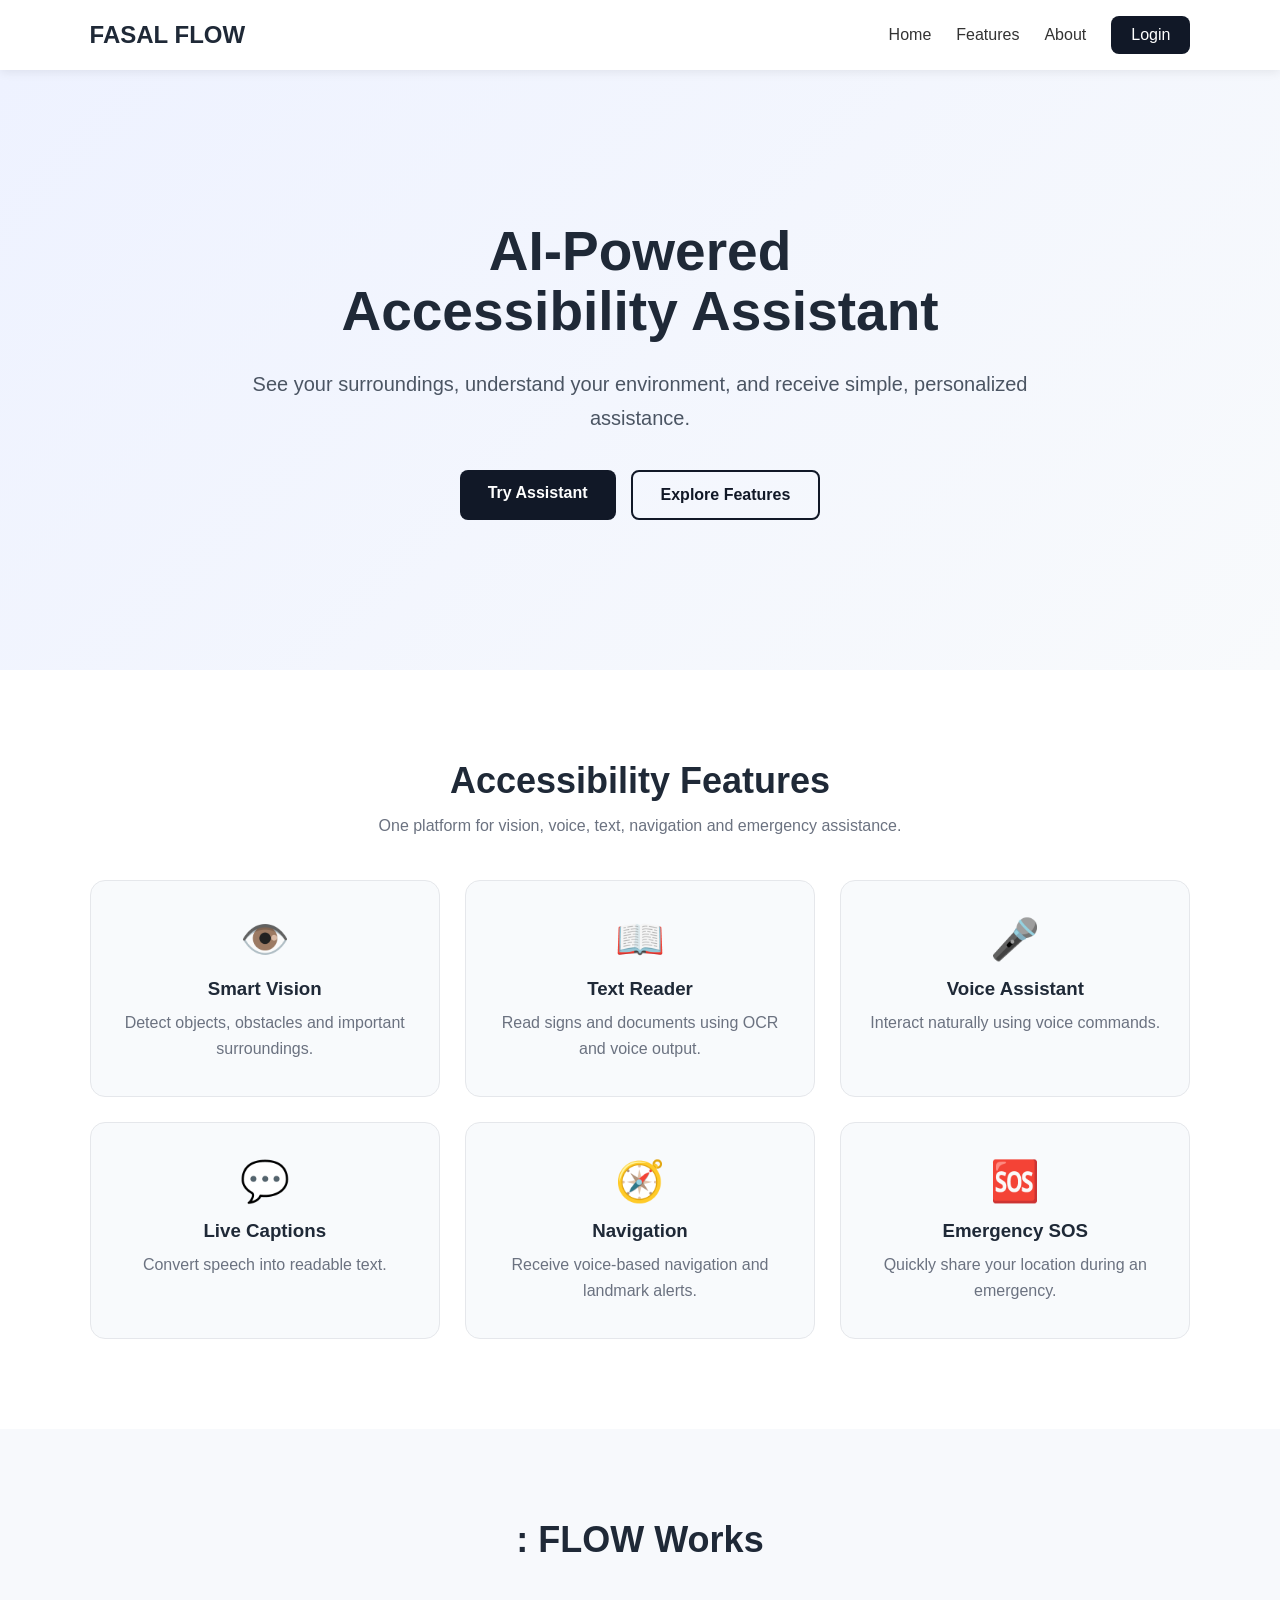
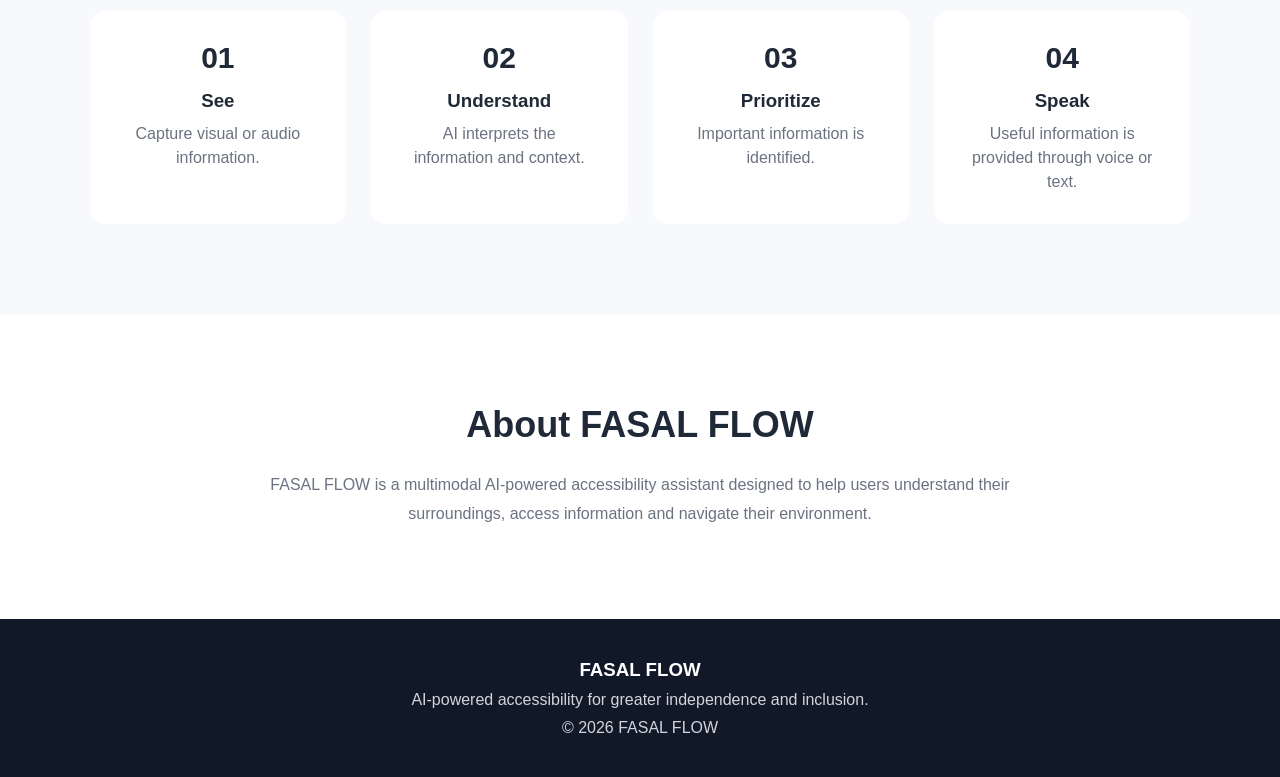
<file: frontend/index.html>
<!DOCTYPE html>
<html lang="en">
<head>
    <meta charset="UTF-8">
    <meta name="viewport" content="width=device-width, initial-scale=1.0">

    <title>FASAL FLOW - Accessibility Assistant</title>

    <link rel="stylesheet" href="style.css">
</head>

<body>

    <!-- Navigation -->
    <header class="navbar">

        <div class="logo">
            FASAL FLOW
        </div>

        <nav>
            <a href="#home">Home</a>
            <a href="#features">Features</a>
            <a href="#about">About</a>
            <a href="pages/login.html" class="login-btn">Login</a>
        </nav>

    </header>


    <!-- Hero Section -->
    <section id="home" class="hero">

        <div class="hero-content">

            <h1>
                AI-Powered
                <span>Accessibility Assistant</span>
            </h1>

            <p>
                See your surroundings, understand your environment,
                and receive simple, personalized assistance.
            </p>

            <div class="hero-buttons">

                <a href="pages/dashboard.html" class="primary-btn">
                    Try Assistant
                </a>

                <a href="#features" class="secondary-btn">
                    Explore Features
                </a>

            </div>

        </div>

    </section>


    <!-- Features -->
    <section id="features" class="features-section">

        <h2>Accessibility Features</h2>

        <p class="section-description">
            One platform for vision, voice, text, navigation and emergency assistance.
        </p>


        <div class="feature-grid">

            <div class="feature-card">
                <div class="icon">👁️</div>
                <h3>Smart Vision</h3>
                <p>
                    Detect objects, obstacles and important surroundings.
                </p>
            </div>


            <div class="feature-card">
                <div class="icon">📖</div>
                <h3>Text Reader</h3>
                <p>
                    Read signs and documents using OCR and voice output.
                </p>
            </div>


            <div class="feature-card">
                <div class="icon">🎤</div>
                <h3>Voice Assistant</h3>
                <p>
                    Interact naturally using voice commands.
                </p>
            </div>


            <div class="feature-card">
                <div class="icon">💬</div>
                <h3>Live Captions</h3>
                <p>
                    Convert speech into readable text.
                </p>
            </div>


            <div class="feature-card">
                <div class="icon">🧭</div>
                <h3>Navigation</h3>
                <p>
                    Receive voice-based navigation and landmark alerts.
                </p>
            </div>


            <div class="feature-card">
                <div class="icon">🆘</div>
                <h3>Emergency SOS</h3>
                <p>
                    Quickly share your location during an emergency.
                </p>
            </div>

        </div>

    </section>


    <!-- How it works -->
    <section class="how-section">

        <h2>: FLOW Works</h2>

        <div class="workflow">

            <div>
                <strong>01</strong>
                <h3>See</h3>
                <p>Capture visual or audio information.</p>
            </div>

            <div>
                <strong>02</strong>
                <h3>Understand</h3>
                <p>AI interprets the information and context.</p>
            </div>

            <div>
                <strong>03</strong>
                <h3>Prioritize</h3>
                <p>Important information is identified.</p>
            </div>

            <div>
                <strong>04</strong>
                <h3>Speak</h3>
                <p>Useful information is provided through voice or text.</p>
            </div>

        </div>

    </section>


    <!-- About -->
    <section id="about" class="about-section">

        <h2>About FASAL FLOW</h2>

        <p>
            FASAL FLOW is a multimodal AI-powered accessibility assistant
            designed to help users understand their surroundings,
            access information and navigate their environment.
        </p>

    </section>


    <!-- Footer -->
    <footer>

        <h3>FASAL FLOW</h3>

        <p>
            AI-powered accessibility for greater independence and inclusion.
        </p>

        <p>© 2026 FASAL FLOW</p>

    </footer>


    <script src="script.js"></script>

</body>
</html>
</file>
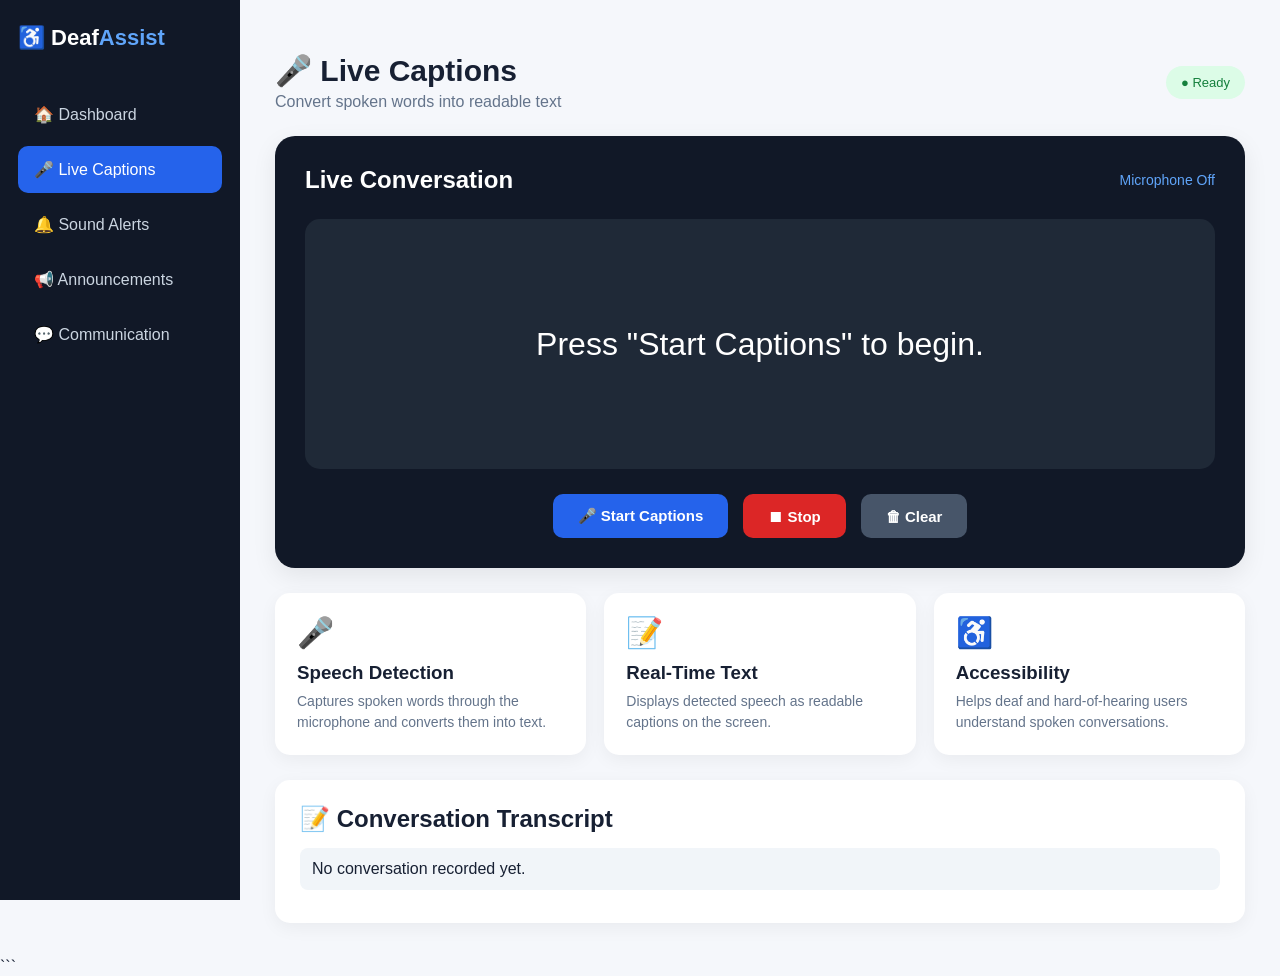
<file: frontend/pages/captions.html>
```html
<!DOCTYPE html>
<html lang="en">
<head>
<meta charset="UTF-8">
<meta name="viewport" content="width=device-width, initial-scale=1.0">

<title>Live Captions | DeafAssist</title>

<style>
* {
    margin: 0;
    padding: 0;
    box-sizing: border-box;
    font-family: "Segoe UI", Arial, sans-serif;
}

body {
    background: #f5f7fb;
    color: #172033;
}

/* SIDEBAR */

.sidebar {
    position: fixed;
    left: 0;
    top: 0;
    width: 240px;
    height: 100vh;
    background: #111827;
    color: white;
    padding: 25px 18px;
}

.logo {
    font-size: 22px;
    font-weight: bold;
    margin-bottom: 40px;
}

.logo span {
    color: #60a5fa;
}

.menu {
    list-style: none;
}

.menu li {
    padding: 14px 16px;
    margin-bottom: 8px;
    border-radius: 10px;
    color: #cbd5e1;
    cursor: pointer;
}

.menu li:hover,
.menu li.active {
    background: #2563eb;
    color: white;
}

/* MAIN */

.main {
    margin-left: 240px;
    padding: 35px;
}

/* HEADER */

.header {
    display: flex;
    justify-content: space-between;
    align-items: center;
    margin-bottom: 25px;
}

.header h1 {
    font-size: 30px;
}

.header p {
    color: #64748b;
    margin-top: 5px;
}

.status {
    background: #dcfce7;
    color: #15803d;
    padding: 9px 15px;
    border-radius: 20px;
    font-size: 13px;
}

/* CAPTION AREA */

.caption-container {
    background: #111827;
    border-radius: 20px;
    padding: 30px;
    min-height: 430px;
    box-shadow: 0 8px 25px rgba(0,0,0,0.08);
}

.caption-header {
    display: flex;
    justify-content: space-between;
    align-items: center;
    color: white;
    margin-bottom: 25px;
}

.listening {
    color: #60a5fa;
    font-size: 14px;
}

.caption-screen {
    background: #1f2937;
    border-radius: 15px;
    min-height: 250px;
    padding: 35px;
    display: flex;
    align-items: center;
    justify-content: center;
    text-align: center;
}

.caption-text {
    color: white;
    font-size: 32px;
    line-height: 1.5;
}

/* CONTROLS */

.controls {
    display: flex;
    justify-content: center;
    gap: 15px;
    margin-top: 25px;
}

button {
    border: none;
    padding: 13px 25px;
    border-radius: 10px;
    font-size: 15px;
    font-weight: 600;
    cursor: pointer;
}

.start {
    background: #2563eb;
    color: white;
}

.stop {
    background: #dc2626;
    color: white;
}

.clear {
    background: #475569;
    color: white;
}

/* INFO CARDS */

.info-grid {
    display: grid;
    grid-template-columns: repeat(3, 1fr);
    gap: 18px;
    margin-top: 25px;
}

.info-card {
    background: white;
    padding: 22px;
    border-radius: 15px;
    box-shadow: 0 5px 18px rgba(0,0,0,0.05);
}

.info-icon {
    font-size: 30px;
    margin-bottom: 12px;
}

.info-card h3 {
    margin-bottom: 7px;
}

.info-card p {
    color: #64748b;
    font-size: 14px;
    line-height: 1.5;
}

/* TRANSCRIPT */

.transcript {
    margin-top: 25px;
    background: white;
    padding: 25px;
    border-radius: 15px;
    box-shadow: 0 5px 18px rgba(0,0,0,0.05);
}

.transcript h2 {
    margin-bottom: 15px;
}

.transcript-line {
    padding: 12px;
    background: #f1f5f9;
    margin-bottom: 8px;
    border-radius: 8px;
}

/* RESPONSIVE */

@media(max-width: 800px) {

    .sidebar {
        width: 70px;
    }

    .logo {
        font-size: 25px;
    }

    .logo span {
        display: none;
    }

    .menu li {
        font-size: 0;
        text-align: center;
    }

    .main {
        margin-left: 70px;
        padding: 20px;
    }

    .info-grid {
        grid-template-columns: 1fr;
    }

    .caption-text {
        font-size: 23px;
    }
}
</style>
</head>

<body>

<!-- SIDEBAR -->

<aside class="sidebar">

    <div class="logo">
        ♿ Deaf<span>Assist</span>
    </div>

    <ul class="menu">

        <li onclick="goDashboard()">
            🏠 Dashboard
        </li>

        <li class="active">
            🎤 Live Captions
        </li>

        <li onclick="goAlerts()">
            🔔 Sound Alerts
        </li>

        <li onclick="goAnnouncements()">
            📢 Announcements
        </li>

        <li onclick="goCommunication()">
            💬 Communication
        </li>

    </ul>

</aside>


<!-- MAIN -->

<main class="main">

    <!-- HEADER -->

    <header class="header">

        <div>
            <h1>🎤 Live Captions</h1>

            <p>
                Convert spoken words into readable text
            </p>
        </div>

        <div class="status" id="status">
            ● Ready
        </div>

    </header>


    <!-- CAPTION SCREEN -->

    <section class="caption-container">

        <div class="caption-header">

            <h2>Live Conversation</h2>

            <div class="listening" id="listening">
                Microphone Off
            </div>

        </div>


        <div class="caption-screen">

            <div class="caption-text" id="captionText">

                Press "Start Captions" to begin.

            </div>

        </div>


        <!-- CONTROLS -->

        <div class="controls">

            <button
                class="start"
                onclick="startCaptions()">

                🎤 Start Captions

            </button>

            <button
                class="stop"
                onclick="stopCaptions()">

                ⏹ Stop

            </button>

            <button
                class="clear"
                onclick="clearCaption()">

                🗑 Clear

            </button>

        </div>

    </section>


    <!-- INFORMATION -->

    <section class="info-grid">

        <div class="info-card">

            <div class="info-icon">🎤</div>

            <h3>Speech Detection</h3>

            <p>
                Captures spoken words through the microphone
                and converts them into text.
            </p>

        </div>


        <div class="info-card">

            <div class="info-icon">📝</div>

            <h3>Real-Time Text</h3>

            <p>
                Displays detected speech as readable captions
                on the screen.
            </p>

        </div>


        <div class="info-card">

            <div class="info-icon">♿</div>

            <h3>Accessibility</h3>

            <p>
                Helps deaf and hard-of-hearing users understand
                spoken conversations.
            </p>

        </div>

    </section>


    <!-- TRANSCRIPT -->

    <section class="transcript">

        <h2>📝 Conversation Transcript</h2>

        <div id="transcript">

            <div class="transcript-line">
                No conversation recorded yet.
            </div>

        </div>

    </section>

</main>


<script>

/*
    LIVE SPEECH RECOGNITION

    Uses the browser's Web Speech API.
*/

let recognition;
let isListening = false;

const SpeechRecognition =
    window.SpeechRecognition ||
    window.webkitSpeechRecognition;


/* START */

function startCaptions() {

    if (!SpeechRecognition) {

        alert(
            "Live speech recognition is not supported " +
            "in this browser. Please use Google Chrome."
        );

        return;
    }

    recognition = new SpeechRecognition();

    recognition.continuous = true;
    recognition.interimResults = true;
    recognition.lang = "en-IN";

    recognition.onstart = function() {

        isListening = true;

        document.getElementById("status").innerHTML =
            "🔵 Listening";

        document.getElementById("listening").innerHTML =
            "🎤 Microphone Active";

    };


    recognition.onresult = function(event) {

        let finalText = "";
        let interimText = "";

        for (
            let i = event.resultIndex;
            i < event.results.length;
            i++
        ) {

            const transcript =
                event.results[i][0].transcript;

            if (event.results[i].isFinal) {

                finalText += transcript;

                addTranscript(transcript);

            } else {

                interimText += transcript;

            }

        }

        document.getElementById("captionText").innerHTML =
            finalText || interimText;

    };


    recognition.onerror = function(event) {

        console.log("Speech recognition error:", event.error);

    };


    recognition.onend = function() {

        if (isListening) {

            recognition.start();

        }

    };


    recognition.start();

}


/* STOP */

function stopCaptions() {

    isListening = false;

    if (recognition) {

        recognition.stop();

    }

    document.getElementById("status").innerHTML =
        "● Stopped";

    document.getElementById("listening").innerHTML =
        "Microphone Off";

}


/* CLEAR */

function clearCaption() {

    document.getElementById("captionText").innerHTML =
        "Press \"Start Captions\" to begin.";

    document.getElementById("transcript").innerHTML =
        '<div class="transcript-line">' +
        'No conversation recorded yet.' +
        '</div>';

}


/* ADD TRANSCRIPT */

function addTranscript(text) {

    const transcript =
        document.getElementById("transcript");

    const line =
        document.createElement("div");

    line.className = "transcript-line";

    line.innerHTML = "🗣️ " + text;

    transcript.appendChild(line);

}


/* PAGE NAVIGATION */

function goDashboard() {
    window.location.href = "index.html";
}

function goAlerts() {
    window.location.href = "alerts.html";
}

function goAnnouncements() {
    window.location.href = "announcements.html";
}

function goCommunication() {
    window.location.href = "communication.html";
}

</script>

</body>
</html>
```
</file>
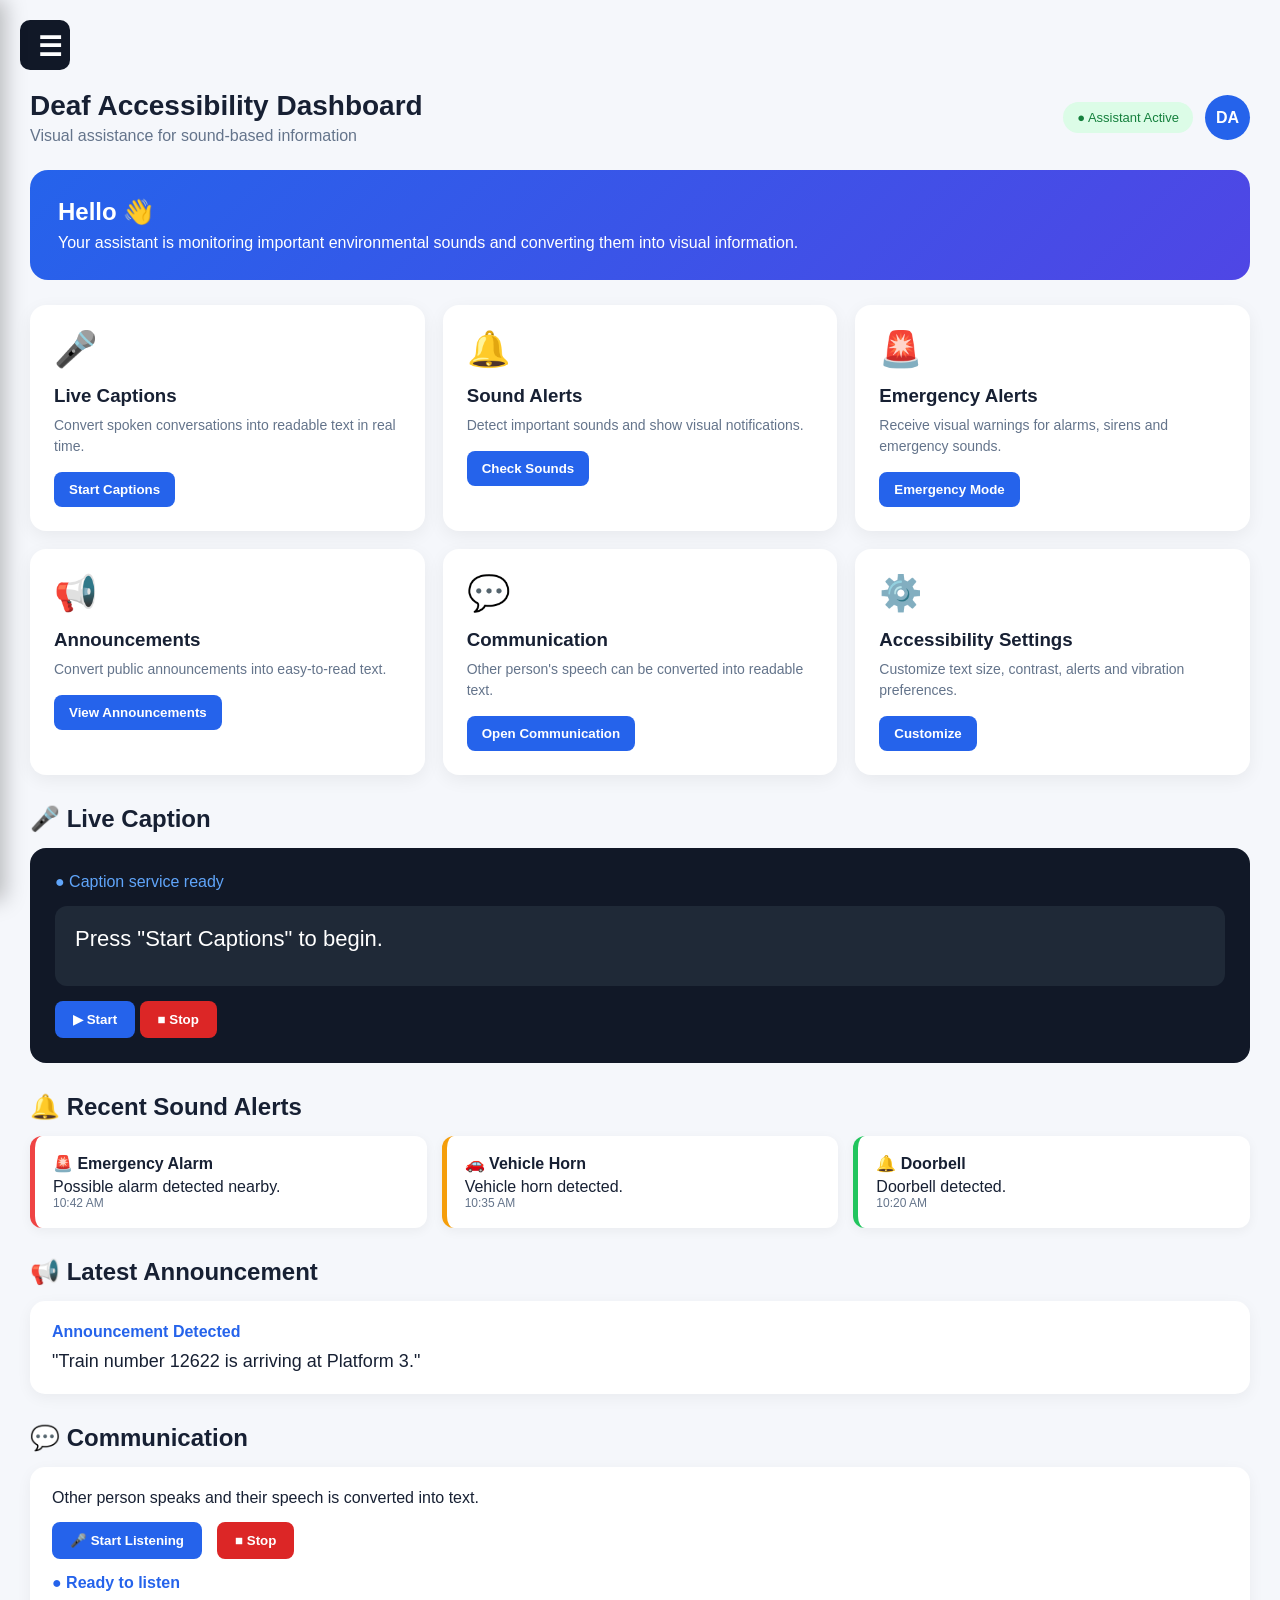
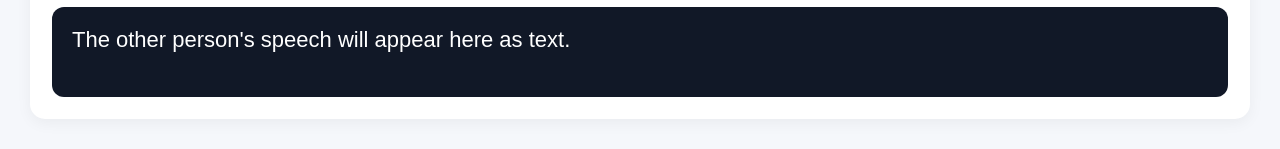
<file: frontend/pages/dashboard.html>
<!DOCTYPE html>
<html lang="en">
<head>
<meta charset="UTF-8">
<meta name="viewport" content="width=device-width, initial-scale=1.0">

<title>DeafAssist Dashboard</title>

<style>
* {
    margin: 0;
    padding: 0;
    box-sizing: border-box;
    font-family: "Segoe UI", Arial, sans-serif;
}

html {
    scroll-behavior: smooth;
}

body {
    background: #f5f7fb;
    color: #172033;
}

/* ================= HAMBURGER ================= */

.menu-toggle {
    position: fixed;
    top: 20px;
    left: 20px;
    width: 50px;
    height: 50px;
    background: #111827;
    color: white;
    border: none;
    border-radius: 10px;
    font-size: 27px;
    cursor: pointer;
    z-index: 1000;
}

.menu-toggle:hover {
    background: #2563eb;
}

/* ================= SIDE MENU ================= */

.side-menu {
    position: fixed;
    top: 0;
    left: -290px;
    width: 290px;
    height: 100vh;
    background: #111827;
    color: white;
    padding: 25px 18px;
    z-index: 1001;
    transition: 0.3s;
    box-shadow: 5px 0 20px rgba(0,0,0,0.25);
}

.side-menu.open {
    left: 0;
}

.menu-header {
    display: flex;
    justify-content: space-between;
    align-items: center;
    margin-bottom: 40px;
}

.logo {
    font-size: 22px;
    font-weight: 700;
}

.logo span {
    color: #60a5fa;
}

.close-menu {
    background: transparent;
    color: white;
    border: none;
    font-size: 30px;
    cursor: pointer;
}

.menu {
    list-style: none;
}

.menu li {
    padding: 15px;
    margin-bottom: 8px;
    border-radius: 10px;
    cursor: pointer;
    color: #cbd5e1;
    display: flex;
    gap: 12px;
    align-items: center;
}

.menu li:hover {
    background: #2563eb;
    color: white;
}

/* ================= OVERLAY ================= */

.menu-overlay {
    position: fixed;
    inset: 0;
    background: rgba(0,0,0,0.5);
    z-index: 1000;
    display: none;
}

.menu-overlay.active {
    display: block;
}

/* ================= MAIN ================= */

.main {
    padding: 30px;
    padding-top: 90px;
}

/* ================= HEADER ================= */

.header {
    display: flex;
    justify-content: space-between;
    align-items: center;
    margin-bottom: 25px;
}

.header h1 {
    font-size: 28px;
}

.header p {
    color: #64748b;
    margin-top: 5px;
}

.profile {
    display: flex;
    align-items: center;
    gap: 12px;
}

.status {
    background: #dcfce7;
    color: #15803d;
    padding: 8px 14px;
    border-radius: 20px;
    font-size: 13px;
}

.avatar {
    width: 45px;
    height: 45px;
    border-radius: 50%;
    background: #2563eb;
    color: white;
    display: flex;
    align-items: center;
    justify-content: center;
    font-weight: bold;
}

/* ================= HERO ================= */

.hero {
    background: linear-gradient(135deg, #2563eb, #4f46e5);
    color: white;
    padding: 28px;
    border-radius: 18px;
    margin-bottom: 25px;
}

.hero h2 {
    margin-bottom: 8px;
}

/* ================= CARDS ================= */

.grid {
    display: grid;
    grid-template-columns: repeat(3, 1fr);
    gap: 18px;
}

.card {
    background: white;
    border-radius: 16px;
    padding: 22px;
    box-shadow: 0 5px 18px rgba(0,0,0,0.06);
    cursor: pointer;
    transition: 0.2s;
    border: 2px solid transparent;
}

.card:hover {
    transform: translateY(-4px);
    border-color: #2563eb;
}

.card-icon {
    font-size: 35px;
    margin-bottom: 15px;
}

.card h3 {
    margin-bottom: 8px;
}

.card p {
    color: #64748b;
    font-size: 14px;
    line-height: 1.5;
}

.card-button {
    margin-top: 15px;
    background: #2563eb;
    color: white;
    border: none;
    padding: 10px 15px;
    border-radius: 8px;
}

/* ================= SECTIONS ================= */

.section {
    margin-top: 30px;
}

.section-title {
    margin-bottom: 15px;
}

/* ================= CAPTIONS ================= */

.caption-box {
    background: #111827;
    color: white;
    border-radius: 16px;
    padding: 25px;
}

.caption-status {
    color: #60a5fa;
    margin-bottom: 15px;
}

.caption-text {
    background: #1f2937;
    padding: 20px;
    border-radius: 12px;
    font-size: 22px;
    min-height: 80px;
}

.caption-controls {
    margin-top: 15px;
}

button {
    border: none;
    padding: 11px 18px;
    border-radius: 8px;
    cursor: pointer;
    font-weight: 600;
}

.start {
    background: #2563eb;
    color: white;
}

.stop {
    background: #dc2626;
    color: white;
}

/* ================= ALERTS ================= */

.alert-list {
    display: grid;
    grid-template-columns: repeat(3, 1fr);
    gap: 15px;
}

.alert {
    background: white;
    padding: 18px;
    border-radius: 12px;
    border-left: 5px solid #f59e0b;
    box-shadow: 0 3px 12px rgba(0,0,0,0.05);
}

.alert.emergency {
    border-left-color: #ef4444;
}

.alert.safe {
    border-left-color: #22c55e;
}

.alert-title {
    font-weight: 700;
    margin-bottom: 5px;
}

.alert-time {
    font-size: 12px;
    color: #64748b;
}

/* ================= ANNOUNCEMENT ================= */

.announcement {
    background: white;
    padding: 22px;
    border-radius: 15px;
    box-shadow: 0 4px 15px rgba(0,0,0,0.05);
}

.announcement strong {
    color: #2563eb;
}

.announcement-text {
    margin-top: 10px;
    font-size: 18px;
}

/* ================= COMMUNICATION ================= */

.communication {
    display: flex;
    gap: 15px;
    margin-top: 15px;
}

/* ================= MODAL ================= */

.modal {
    display: none;
    position: fixed;
    inset: 0;
    background: rgba(0,0,0,0.6);
    align-items: center;
    justify-content: center;
    z-index: 2000;
}

.modal-box {
    background: white;
    width: 90%;
    max-width: 500px;
    padding: 28px;
    border-radius: 18px;
}

.close {
    float: right;
    font-size: 25px;
    cursor: pointer;
}

/* ================= SETTINGS ================= */

.setting-option {
    display: block;
    padding: 10px 0;
}

.logout-btn {
    background: #dc2626;
    color: white;
}

.logout-btn:hover {
    background: #b91c1c;
}

/* ================= RESPONSIVE ================= */

@media(max-width: 900px) {
    .grid {
        grid-template-columns: repeat(2, 1fr);
    }

    .alert-list {
        grid-template-columns: 1fr;
    }
}

@media(max-width: 600px) {
    .main {
        padding: 15px;
        padding-top: 85px;
    }

    .grid {
        grid-template-columns: 1fr;
    }

    .header h1 {
        font-size: 21px;
    }

    .profile .status {
        display: none;
    }

    .communication {
        flex-direction: column;
    }
}
</style>
</head>


<body>

<!-- ================= HAMBURGER ================= -->

<button class="menu-toggle" onclick="toggleMenu()">
    ☰
</button>


<!-- ================= OVERLAY ================= -->

<div
    class="menu-overlay"
    id="menuOverlay"
    onclick="toggleMenu()">
</div>


<!-- ================= MENU ================= -->

<aside class="side-menu" id="sideMenu">

    <div class="menu-header">

        <div class="logo">
            ♿ Deaf<span>Assist</span>
        </div>

        <button class="close-menu" onclick="toggleMenu()">
            ×
        </button>

    </div>


    <ul class="menu">

        <li onclick="navigateMenu('dashboard')">
            🏠
            <span>Dashboard</span>
        </li>

        <li onclick="navigateMenu('captions')">
            🎤
            <span>Live Captions</span>
        </li>

        <li onclick="navigateMenu('alerts')">
            🔔
            <span>Sound Alerts</span>
        </li>

        <li onclick="navigateMenu('announcements')">
            📢
            <span>Announcements</span>
        </li>

        <li onclick="navigateMenu('communication')">
            💬
            <span>Communication</span>
        </li>

        <li onclick="openSettings()">
            ⚙️
            <span>Settings</span>
        </li>

    </ul>

</aside>


<!-- ================= MAIN ================= -->

<main class="main" id="dashboard">


    <!-- HEADER -->

    <header class="header">

        <div>

            <h1>
                Deaf Accessibility Dashboard
            </h1>

            <p>
                Visual assistance for sound-based information
            </p>

        </div>


        <div class="profile">

            <div class="status">
                ● Assistant Active
            </div>

            <div class="avatar">
                DA
            </div>

        </div>

    </header>


    <!-- HERO -->

    <section class="hero">

        <h2>
            Hello 👋
        </h2>

        <p>
            Your assistant is monitoring important
            environmental sounds and converting them
            into visual information.
        </p>

    </section>


    <!-- ================= FEATURE CARDS ================= -->

    <section class="grid">


        <div class="card" onclick="startCaptions()">

            <div class="card-icon">🎤</div>

            <h3>Live Captions</h3>

            <p>
                Convert spoken conversations into
                readable text in real time.
            </p>

            <button class="card-button">
                Start Captions
            </button>

        </div>


        <div class="card" onclick="detectSound()">

            <div class="card-icon">🔔</div>

            <h3>Sound Alerts</h3>

            <p>
                Detect important sounds and show
                visual notifications.
            </p>

            <button class="card-button">
                Check Sounds
            </button>

        </div>


        <div class="card" onclick="emergencyAlert()">

            <div class="card-icon">🚨</div>

            <h3>Emergency Alerts</h3>

            <p>
                Receive visual warnings for alarms,
                sirens and emergency sounds.
            </p>

            <button class="card-button">
                Emergency Mode
            </button>

        </div>


        <div class="card" onclick="announcement()">

            <div class="card-icon">📢</div>

            <h3>Announcements</h3>

            <p>
                Convert public announcements into
                easy-to-read text.
            </p>

            <button class="card-button">
                View Announcements
            </button>

        </div>


        <div
            class="card"
            onclick="navigateMenu('communication')">

            <div class="card-icon">💬</div>

            <h3>Communication</h3>

            <p>
                Other person's speech can be converted
                into readable text.
            </p>

            <button class="card-button">
                Open Communication
            </button>

        </div>


        <div class="card" onclick="openSettings()">

            <div class="card-icon">⚙️</div>

            <h3>Accessibility Settings</h3>

            <p>
                Customize text size, contrast, alerts
                and vibration preferences.
            </p>

            <button class="card-button">
                Customize
            </button>

        </div>

    </section>


    <!-- ================= LIVE CAPTIONS ================= -->

    <section class="section" id="captions">

        <h2 class="section-title">
            🎤 Live Caption
        </h2>

        <div class="caption-box">

            <div class="caption-status" id="captionStatus">
                ● Caption service ready
            </div>

            <div class="caption-text" id="captionText">
                Press "Start Captions" to begin.
            </div>

            <div class="caption-controls">

                <button
                    class="start"
                    onclick="startCaptions()">
                    ▶ Start
                </button>

                <button
                    class="stop"
                    onclick="stopCaptions()">
                    ■ Stop
                </button>

            </div>

        </div>

    </section>


    <!-- ================= SOUND ALERTS ================= -->

    <section class="section" id="alerts">

        <h2 class="section-title">
            🔔 Recent Sound Alerts
        </h2>

        <div class="alert-list">

            <div class="alert emergency">

                <div class="alert-title">
                    🚨 Emergency Alarm
                </div>

                <div>
                    Possible alarm detected nearby.
                </div>

                <div class="alert-time">
                    10:42 AM
                </div>

            </div>


            <div class="alert">

                <div class="alert-title">
                    🚗 Vehicle Horn
                </div>

                <div>
                    Vehicle horn detected.
                </div>

                <div class="alert-time">
                    10:35 AM
                </div>

            </div>


            <div class="alert safe">

                <div class="alert-title">
                    🔔 Doorbell
                </div>

                <div>
                    Doorbell detected.
                </div>

                <div class="alert-time">
                    10:20 AM
                </div>

            </div>

        </div>

    </section>


    <!-- ================= ANNOUNCEMENTS ================= -->

    <section class="section" id="announcements">

        <h2 class="section-title">
            📢 Latest Announcement
        </h2>

        <div class="announcement">

            <strong>
                Announcement Detected
            </strong>

            <div class="announcement-text">
                "Train number 12622 is arriving
                at Platform 3."
            </div>

        </div>

    </section>


    <!-- ================= COMMUNICATION ================= -->

    <section class="section" id="communication">

        <h2 class="section-title">
            💬 Communication
        </h2>

        <div class="announcement">

            <p>
                Other person speaks and their speech
                is converted into text.
            </p>


            <div class="communication">

                <button
                    class="start"
                    onclick="startCommunicationListening()">

                    🎤 Start Listening

                </button>


                <button
                    class="stop"
                    onclick="stopCommunicationListening()">

                    ■ Stop

                </button>

            </div>


            <div
                id="communicationStatus"
                style="
                margin-top:15px;
                color:#2563eb;
                font-weight:600;">

                ● Ready to listen

            </div>


            <div
                id="communicationText"
                style="
                margin-top:15px;
                background:#111827;
                color:white;
                padding:20px;
                border-radius:12px;
                font-size:22px;
                min-height:90px;">

                The other person's speech
                will appear here as text.

            </div>

        </div>

    </section>

</main>


<!-- ================= SETTINGS ================= -->

<div class="modal" id="settingsModal">

    <div class="modal-box">

        <span class="close" onclick="closeSettings()">
            ×
        </span>


        <h2>
            ⚙️ Accessibility Settings
        </h2>


        <br>


        <label class="setting-option">

            <input type="checkbox" checked>

            Large Text

        </label>


        <label class="setting-option">

            <input type="checkbox">

            High Contrast

        </label>


        <label class="setting-option">

            <input type="checkbox" checked>

            Vibration Alerts

        </label>


        <label class="setting-option">

            <input type="checkbox" checked>

            Emergency Sound Detection

        </label>


        <br>


        <div style="
            display:flex;
            gap:10px;
            flex-wrap:wrap;
        ">


            <button
                class="start"
                onclick="closeSettings()">

                💾 Save Settings

            </button>


            <button
                class="logout-btn"
                onclick="logout()">

                🚪 Logout

            </button>


        </div>

    </div>

</div>


<script>

/* ============================= */
/* HAMBURGER MENU */
/* ============================= */

function toggleMenu() {

    const menu =
        document.getElementById("sideMenu");

    const overlay =
        document.getElementById("menuOverlay");


    menu.classList.toggle("open");

    overlay.classList.toggle("active");

}


/* ============================= */
/* MENU NAVIGATION */
/* ============================= */

function navigateMenu(section) {

    toggleMenu();


    setTimeout(function() {

        const element =
            document.getElementById(section);


        if (element) {

            element.scrollIntoView({
                behavior: "smooth"
            });

        }

    }, 200);

}


/* ============================= */
/* LIVE CAPTIONS */
/* ============================= */

let captionTimer;


function startCaptions() {

    const text =
        document.getElementById("captionText");

    const status =
        document.getElementById("captionStatus");


    status.innerHTML =
        "🔵 Listening for speech...";


    text.innerHTML =
        "“Hello, how can I help you today?”";


    clearTimeout(captionTimer);


    captionTimer =
        setTimeout(function() {

            text.innerHTML =
                "“Your appointment is scheduled for 3:00 PM.”";

        }, 3000);

}


function stopCaptions() {

    clearTimeout(captionTimer);


    document.getElementById(
        "captionStatus"
    ).innerHTML =
        "● Caption service stopped";


    document.getElementById(
        "captionText"
    ).innerHTML =
        "Press Start to begin captions.";

}


/* ============================= */
/* SOUND DETECTION */
/* ============================= */

function detectSound() {

    alert(
        "🔔 SOUND DETECTED\n\n" +
        "Possible vehicle horn detected nearby."
    );

}


/* ============================= */
/* EMERGENCY */
/* ============================= */

function emergencyAlert() {

    alert(
        "🚨 EMERGENCY ALERT\n\n" +
        "Possible emergency alarm detected.\n\n" +
        "Please check your surroundings and seek appropriate assistance."
    );

}


/* ============================= */
/* ANNOUNCEMENT */
/* ============================= */

function announcement() {

    alert(
        "📢 ANNOUNCEMENT\n\n" +
        "Train number 12622 is arriving at Platform 3."
    );

}


/* ============================= */
/* COMMUNICATION */
/* ============================= */

let communicationRecognition = null;

let communicationListening = false;


function startCommunicationListening() {

    const SpeechRecognition =
        window.SpeechRecognition ||
        window.webkitSpeechRecognition;


    if (!SpeechRecognition) {

        alert(
            "Speech recognition is not supported in this browser. " +
            "Please use Google Chrome."
        );

        return;

    }


    if (!communicationRecognition) {

        communicationRecognition =
            new SpeechRecognition();


        communicationRecognition.continuous =
            true;


        communicationRecognition.interimResults =
            true;


        communicationRecognition.lang =
            "en-IN";


        communicationRecognition.onstart =
            function() {

                communicationListening =
                    true;


                document.getElementById(
                    "communicationStatus"
                ).innerHTML =
                    "🔵 Listening... Other person can speak now.";

            };


        communicationRecognition.onresult =
            function(event) {

                let finalText = "";

                let interimText = "";


                for (
                    let i = event.resultIndex;
                    i < event.results.length;
                    i++
                ) {

                    const transcript =
                        event.results[i][0].transcript;


                    if (
                        event.results[i].isFinal
                    ) {

                        finalText +=
                            transcript + " ";

                    } else {

                        interimText +=
                            transcript;

                    }

                }


                const textElement =
                    document.getElementById(
                        "communicationText"
                    );


                const existingText =
                    textElement.dataset.finalText || "";


                const combinedText =
                    existingText + finalText;


                textElement.dataset.finalText =
                    combinedText;


                textElement.innerHTML =
                    combinedText +
                    '<span style="opacity:0.55;">' +
                    interimText +
                    '</span>';

            };


        communicationRecognition.onerror =
            function(event) {

                document.getElementById(
                    "communicationStatus"
                ).innerHTML =
                    "⚠️ Speech recognition error: " +
                    event.error;

            };


        communicationRecognition.onend =
            function() {

                if (communicationListening) {

                    try {

                        communicationRecognition.start();

                    } catch (e) {}

                } else {

                    document.getElementById(
                        "communicationStatus"
                    ).innerHTML =
                        "● Listening stopped";

                }

            };

    }


    communicationListening = true;


    try {

        communicationRecognition.start();

    } catch (e) {

        document.getElementById(
            "communicationStatus"
        ).innerHTML =
            "🔵 Listening... Other person can speak now.";

    }

}


function stopCommunicationListening() {

    communicationListening = false;


    if (communicationRecognition) {

        communicationRecognition.stop();

    }


    document.getElementById(
        "communicationStatus"
    ).innerHTML =
        "● Listening stopped";

}


/* ============================= */
/* SETTINGS */
/* ============================= */

function openSettings() {

    document.getElementById(
        "settingsModal"
    ).style.display =
        "flex";


    const menu =
        document.getElementById("sideMenu");

    const overlay =
        document.getElementById("menuOverlay");


    menu.classList.remove("open");

    overlay.classList.remove("active");

}


function closeSettings() {

    document.getElementById(
        "settingsModal"
    ).style.display =
        "none";

}


/* ============================= */
/* LOGOUT → HOME */
/* ============================= */

function logout() {

    const confirmLogout =
        confirm(
            "Are you sure you want to logout?"
        );


    if (confirmLogout) {

        /*
        If this file is:

        frontend/pages/dashboard.html

        and home is:

        frontend/index.html

        then ../index.html is correct.
        */

        window.location.href =
            "../index.html";

    }

}


/* ============================= */
/* ESC KEY */
/* ============================= */

document.addEventListener(
    "keydown",
    function(event) {

        if (event.key === "Escape") {

            document.getElementById(
                "sideMenu"
            ).classList.remove("open");


            document.getElementById(
                "menuOverlay"
            ).classList.remove("active");


            closeSettings();

        }

    }
);
    function logout() {

    const confirmLogout = confirm(
        "Are you sure you want to logout?"
    );

    if (confirmLogout) {

        window.location.href =
            "/Accessibility%20Assistant/frontend/index.html";

    }
}

</script>

</body>
</html>
</file>
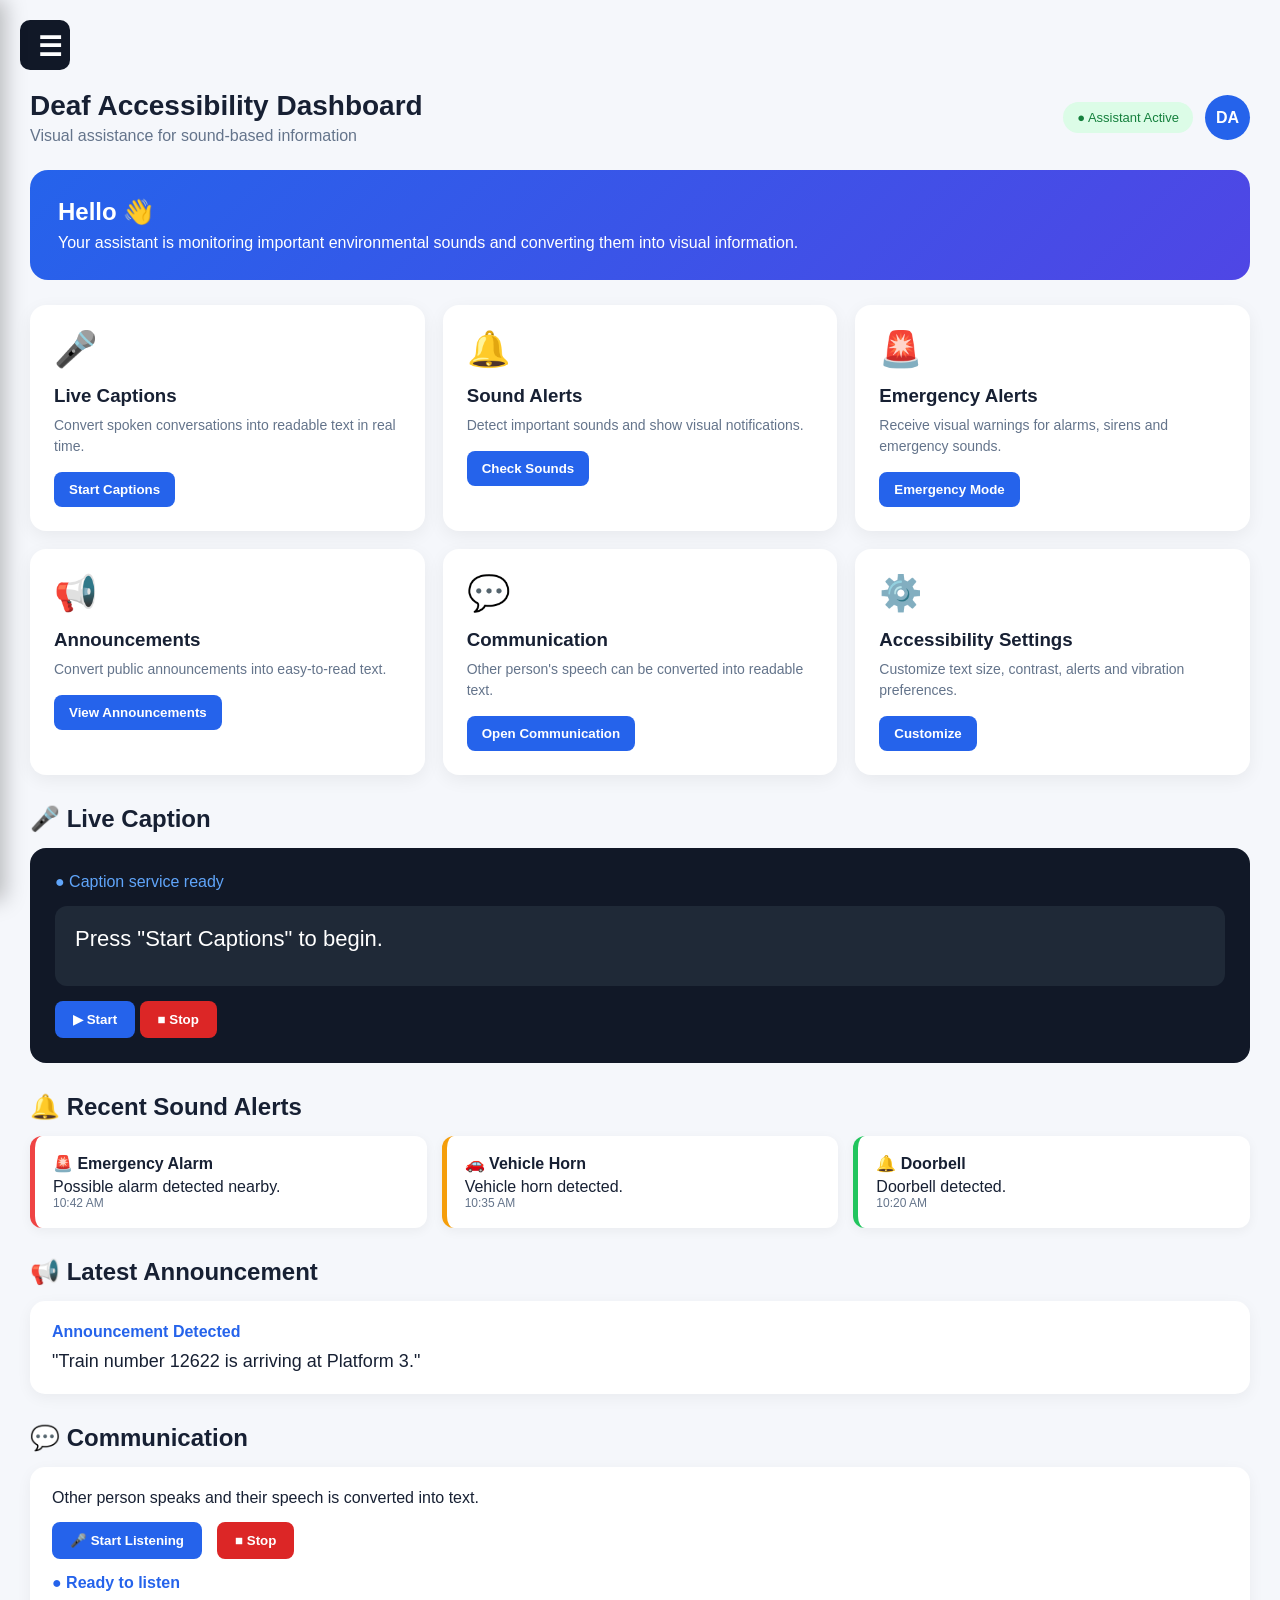
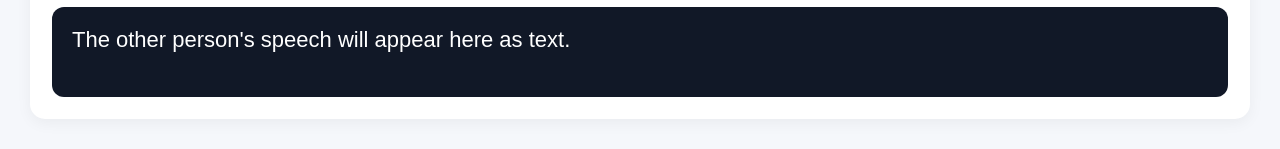
<file: frontend/pages/hearing_dashboard.html>
<!DOCTYPE html>
<html lang="en">
<head>
<meta charset="UTF-8">
<meta name="viewport" content="width=device-width, initial-scale=1.0">

<title>DeafAssist Dashboard</title>

<style>
* {
    margin: 0;
    padding: 0;
    box-sizing: border-box;
    font-family: "Segoe UI", Arial, sans-serif;
}

html {
    scroll-behavior: smooth;
}

body {
    background: #f5f7fb;
    color: #172033;
}

/* ================= HAMBURGER ================= */

.menu-toggle {
    position: fixed;
    top: 20px;
    left: 20px;
    width: 50px;
    height: 50px;
    background: #111827;
    color: white;
    border: none;
    border-radius: 10px;
    font-size: 27px;
    cursor: pointer;
    z-index: 1000;
}

.menu-toggle:hover {
    background: #2563eb;
}

/* ================= SIDE MENU ================= */

.side-menu {
    position: fixed;
    top: 0;
    left: -290px;
    width: 290px;
    height: 100vh;
    background: #111827;
    color: white;
    padding: 25px 18px;
    z-index: 1001;
    transition: 0.3s;
    box-shadow: 5px 0 20px rgba(0,0,0,0.25);
}

.side-menu.open {
    left: 0;
}

.menu-header {
    display: flex;
    justify-content: space-between;
    align-items: center;
    margin-bottom: 40px;
}

.logo {
    font-size: 22px;
    font-weight: 700;
}

.logo span {
    color: #60a5fa;
}

.close-menu {
    background: transparent;
    color: white;
    border: none;
    font-size: 30px;
    cursor: pointer;
}

.menu {
    list-style: none;
}

.menu li {
    padding: 15px;
    margin-bottom: 8px;
    border-radius: 10px;
    cursor: pointer;
    color: #cbd5e1;
    display: flex;
    gap: 12px;
    align-items: center;
}

.menu li:hover {
    background: #2563eb;
    color: white;
}

/* ================= OVERLAY ================= */

.menu-overlay {
    position: fixed;
    inset: 0;
    background: rgba(0,0,0,0.5);
    z-index: 1000;
    display: none;
}

.menu-overlay.active {
    display: block;
}

/* ================= MAIN ================= */

.main {
    padding: 30px;
    padding-top: 90px;
}

/* ================= HEADER ================= */

.header {
    display: flex;
    justify-content: space-between;
    align-items: center;
    margin-bottom: 25px;
}

.header h1 {
    font-size: 28px;
}

.header p {
    color: #64748b;
    margin-top: 5px;
}

.profile {
    display: flex;
    align-items: center;
    gap: 12px;
}

.status {
    background: #dcfce7;
    color: #15803d;
    padding: 8px 14px;
    border-radius: 20px;
    font-size: 13px;
}

.avatar {
    width: 45px;
    height: 45px;
    border-radius: 50%;
    background: #2563eb;
    color: white;
    display: flex;
    align-items: center;
    justify-content: center;
    font-weight: bold;
}

/* ================= HERO ================= */

.hero {
    background: linear-gradient(135deg, #2563eb, #4f46e5);
    color: white;
    padding: 28px;
    border-radius: 18px;
    margin-bottom: 25px;
}

.hero h2 {
    margin-bottom: 8px;
}

/* ================= CARDS ================= */

.grid {
    display: grid;
    grid-template-columns: repeat(3, 1fr);
    gap: 18px;
}

.card {
    background: white;
    border-radius: 16px;
    padding: 22px;
    box-shadow: 0 5px 18px rgba(0,0,0,0.06);
    cursor: pointer;
    transition: 0.2s;
    border: 2px solid transparent;
}

.card:hover {
    transform: translateY(-4px);
    border-color: #2563eb;
}

.card-icon {
    font-size: 35px;
    margin-bottom: 15px;
}

.card h3 {
    margin-bottom: 8px;
}

.card p {
    color: #64748b;
    font-size: 14px;
    line-height: 1.5;
}

.card-button {
    margin-top: 15px;
    background: #2563eb;
    color: white;
    border: none;
    padding: 10px 15px;
    border-radius: 8px;
}

/* ================= SECTIONS ================= */

.section {
    margin-top: 30px;
}

.section-title {
    margin-bottom: 15px;
}

/* ================= CAPTIONS ================= */

.caption-box {
    background: #111827;
    color: white;
    border-radius: 16px;
    padding: 25px;
}

.caption-status {
    color: #60a5fa;
    margin-bottom: 15px;
}

.caption-text {
    background: #1f2937;
    padding: 20px;
    border-radius: 12px;
    font-size: 22px;
    min-height: 80px;
}

.caption-controls {
    margin-top: 15px;
}

button {
    border: none;
    padding: 11px 18px;
    border-radius: 8px;
    cursor: pointer;
    font-weight: 600;
}

.start {
    background: #2563eb;
    color: white;
}

.stop {
    background: #dc2626;
    color: white;
}

/* ================= ALERTS ================= */

.alert-list {
    display: grid;
    grid-template-columns: repeat(3, 1fr);
    gap: 15px;
}

.alert {
    background: white;
    padding: 18px;
    border-radius: 12px;
    border-left: 5px solid #f59e0b;
    box-shadow: 0 3px 12px rgba(0,0,0,0.05);
}

.alert.emergency {
    border-left-color: #ef4444;
}

.alert.safe {
    border-left-color: #22c55e;
}

.alert-title {
    font-weight: 700;
    margin-bottom: 5px;
}

.alert-time {
    font-size: 12px;
    color: #64748b;
}

/* ================= ANNOUNCEMENT ================= */

.announcement {
    background: white;
    padding: 22px;
    border-radius: 15px;
    box-shadow: 0 4px 15px rgba(0,0,0,0.05);
}

.announcement strong {
    color: #2563eb;
}

.announcement-text {
    margin-top: 10px;
    font-size: 18px;
}

/* ================= COMMUNICATION ================= */

.communication {
    display: flex;
    gap: 15px;
    margin-top: 15px;
}

/* ================= MODAL ================= */

.modal {
    display: none;
    position: fixed;
    inset: 0;
    background: rgba(0,0,0,0.6);
    align-items: center;
    justify-content: center;
    z-index: 2000;
}

.modal-box {
    background: white;
    width: 90%;
    max-width: 500px;
    padding: 28px;
    border-radius: 18px;
}

.close {
    float: right;
    font-size: 25px;
    cursor: pointer;
}

/* ================= SETTINGS ================= */

.setting-option {
    display: block;
    padding: 10px 0;
}

.logout-btn {
    background: #dc2626;
    color: white;
}

.logout-btn:hover {
    background: #b91c1c;
}

/* ================= RESPONSIVE ================= */

@media(max-width: 900px) {
    .grid {
        grid-template-columns: repeat(2, 1fr);
    }

    .alert-list {
        grid-template-columns: 1fr;
    }
}

@media(max-width: 600px) {
    .main {
        padding: 15px;
        padding-top: 85px;
    }

    .grid {
        grid-template-columns: 1fr;
    }

    .header h1 {
        font-size: 21px;
    }

    .profile .status {
        display: none;
    }

    .communication {
        flex-direction: column;
    }
}
</style>
</head>


<body>

<!-- ================= HAMBURGER ================= -->

<button class="menu-toggle" onclick="toggleMenu()">
    ☰
</button>


<!-- ================= OVERLAY ================= -->

<div
    class="menu-overlay"
    id="menuOverlay"
    onclick="toggleMenu()">
</div>


<!-- ================= MENU ================= -->

<aside class="side-menu" id="sideMenu">

    <div class="menu-header">

        <div class="logo">
            ♿ Deaf<span>Assist</span>
        </div>

        <button class="close-menu" onclick="toggleMenu()">
            ×
        </button>

    </div>


    <ul class="menu">

        <li onclick="navigateMenu('dashboard')">
            🏠
            <span>Dashboard</span>
        </li>

        <li onclick="navigateMenu('captions')">
            🎤
            <span>Live Captions</span>
        </li>

        <li onclick="navigateMenu('alerts')">
            🔔
            <span>Sound Alerts</span>
        </li>

        <li onclick="navigateMenu('announcements')">
            📢
            <span>Announcements</span>
        </li>

        <li onclick="navigateMenu('communication')">
            💬
            <span>Communication</span>
        </li>

        <li onclick="openSettings()">
            ⚙️
            <span>Settings</span>
        </li>

    </ul>

</aside>


<!-- ================= MAIN ================= -->

<main class="main" id="dashboard">


    <!-- HEADER -->

    <header class="header">

        <div>

            <h1>
                Deaf Accessibility Dashboard
            </h1>

            <p>
                Visual assistance for sound-based information
            </p>

        </div>


        <div class="profile">

            <div class="status">
                ● Assistant Active
            </div>

            <div class="avatar">
                DA
            </div>

        </div>

    </header>


    <!-- HERO -->

    <section class="hero">

        <h2>
            Hello 👋
        </h2>

        <p>
            Your assistant is monitoring important
            environmental sounds and converting them
            into visual information.
        </p>

    </section>


    <!-- ================= FEATURE CARDS ================= -->

    <section class="grid">


        <div class="card" onclick="startCaptions()">

            <div class="card-icon">🎤</div>

            <h3>Live Captions</h3>

            <p>
                Convert spoken conversations into
                readable text in real time.
            </p>

            <button class="card-button">
                Start Captions
            </button>

        </div>


        <div class="card" onclick="detectSound()">

            <div class="card-icon">🔔</div>

            <h3>Sound Alerts</h3>

            <p>
                Detect important sounds and show
                visual notifications.
            </p>

            <button class="card-button">
                Check Sounds
            </button>

        </div>


        <div class="card" onclick="emergencyAlert()">

            <div class="card-icon">🚨</div>

            <h3>Emergency Alerts</h3>

            <p>
                Receive visual warnings for alarms,
                sirens and emergency sounds.
            </p>

            <button class="card-button">
                Emergency Mode
            </button>

        </div>


        <div class="card" onclick="announcement()">

            <div class="card-icon">📢</div>

            <h3>Announcements</h3>

            <p>
                Convert public announcements into
                easy-to-read text.
            </p>

            <button class="card-button">
                View Announcements
            </button>

        </div>


        <div
            class="card"
            onclick="navigateMenu('communication')">

            <div class="card-icon">💬</div>

            <h3>Communication</h3>

            <p>
                Other person's speech can be converted
                into readable text.
            </p>

            <button class="card-button">
                Open Communication
            </button>

        </div>


        <div class="card" onclick="openSettings()">

            <div class="card-icon">⚙️</div>

            <h3>Accessibility Settings</h3>

            <p>
                Customize text size, contrast, alerts
                and vibration preferences.
            </p>

            <button class="card-button">
                Customize
            </button>

        </div>

    </section>


    <!-- ================= LIVE CAPTIONS ================= -->

    <section class="section" id="captions">

        <h2 class="section-title">
            🎤 Live Caption
        </h2>

        <div class="caption-box">

            <div class="caption-status" id="captionStatus">
                ● Caption service ready
            </div>

            <div class="caption-text" id="captionText">
                Press "Start Captions" to begin.
            </div>

            <div class="caption-controls">

                <button
                    class="start"
                    onclick="startCaptions()">
                    ▶ Start
                </button>

                <button
                    class="stop"
                    onclick="stopCaptions()">
                    ■ Stop
                </button>

            </div>

        </div>

    </section>


    <!-- ================= SOUND ALERTS ================= -->

    <section class="section" id="alerts">

        <h2 class="section-title">
            🔔 Recent Sound Alerts
        </h2>

        <div class="alert-list">

            <div class="alert emergency">

                <div class="alert-title">
                    🚨 Emergency Alarm
                </div>

                <div>
                    Possible alarm detected nearby.
                </div>

                <div class="alert-time">
                    10:42 AM
                </div>

            </div>


            <div class="alert">

                <div class="alert-title">
                    🚗 Vehicle Horn
                </div>

                <div>
                    Vehicle horn detected.
                </div>

                <div class="alert-time">
                    10:35 AM
                </div>

            </div>


            <div class="alert safe">

                <div class="alert-title">
                    🔔 Doorbell
                </div>

                <div>
                    Doorbell detected.
                </div>

                <div class="alert-time">
                    10:20 AM
                </div>

            </div>

        </div>

    </section>


    <!-- ================= ANNOUNCEMENTS ================= -->

    <section class="section" id="announcements">

        <h2 class="section-title">
            📢 Latest Announcement
        </h2>

        <div class="announcement">

            <strong>
                Announcement Detected
            </strong>

            <div class="announcement-text">
                "Train number 12622 is arriving
                at Platform 3."
            </div>

        </div>

    </section>


    <!-- ================= COMMUNICATION ================= -->

    <section class="section" id="communication">

        <h2 class="section-title">
            💬 Communication
        </h2>

        <div class="announcement">

            <p>
                Other person speaks and their speech
                is converted into text.
            </p>


            <div class="communication">

                <button
                    class="start"
                    onclick="startCommunicationListening()">

                    🎤 Start Listening

                </button>


                <button
                    class="stop"
                    onclick="stopCommunicationListening()">

                    ■ Stop

                </button>

            </div>


            <div
                id="communicationStatus"
                style="
                margin-top:15px;
                color:#2563eb;
                font-weight:600;">

                ● Ready to listen

            </div>


            <div
                id="communicationText"
                style="
                margin-top:15px;
                background:#111827;
                color:white;
                padding:20px;
                border-radius:12px;
                font-size:22px;
                min-height:90px;">

                The other person's speech
                will appear here as text.

            </div>

        </div>

    </section>

</main>


<!-- ================= SETTINGS ================= -->

<div class="modal" id="settingsModal">

    <div class="modal-box">

        <span class="close" onclick="closeSettings()">
            ×
        </span>


        <h2>
            ⚙️ Accessibility Settings
        </h2>


        <br>


        <label class="setting-option">

            <input type="checkbox" checked>

            Large Text

        </label>


        <label class="setting-option">

            <input type="checkbox">

            High Contrast

        </label>


        <label class="setting-option">

            <input type="checkbox" checked>

            Vibration Alerts

        </label>


        <label class="setting-option">

            <input type="checkbox" checked>

            Emergency Sound Detection

        </label>


        <br>


        <div style="
            display:flex;
            gap:10px;
            flex-wrap:wrap;
        ">


            <button
                class="start"
                onclick="closeSettings()">

                💾 Save Settings

            </button>


            <button
                class="logout-btn"
                onclick="logout()">

                🚪 Logout

            </button>


        </div>

    </div>

</div>


<script>

/* ============================= */
/* HAMBURGER MENU */
/* ============================= */

function toggleMenu() {

    const menu =
        document.getElementById("sideMenu");

    const overlay =
        document.getElementById("menuOverlay");


    menu.classList.toggle("open");

    overlay.classList.toggle("active");

}


/* ============================= */
/* MENU NAVIGATION */
/* ============================= */

function navigateMenu(section) {

    toggleMenu();


    setTimeout(function() {

        const element =
            document.getElementById(section);


        if (element) {

            element.scrollIntoView({
                behavior: "smooth"
            });

        }

    }, 200);

}


/* ============================= */
/* LIVE CAPTIONS */
/* ============================= */

let captionTimer;


function startCaptions() {

    const text =
        document.getElementById("captionText");

    const status =
        document.getElementById("captionStatus");


    status.innerHTML =
        "🔵 Listening for speech...";


    text.innerHTML =
        "“Hello, how can I help you today?”";


    clearTimeout(captionTimer);


    captionTimer =
        setTimeout(function() {

            text.innerHTML =
                "“Your appointment is scheduled for 3:00 PM.”";

        }, 3000);

}


function stopCaptions() {

    clearTimeout(captionTimer);


    document.getElementById(
        "captionStatus"
    ).innerHTML =
        "● Caption service stopped";


    document.getElementById(
        "captionText"
    ).innerHTML =
        "Press Start to begin captions.";

}


/* ============================= */
/* SOUND DETECTION */
/* ============================= */

function detectSound() {

    alert(
        "🔔 SOUND DETECTED\n\n" +
        "Possible vehicle horn detected nearby."
    );

}


/* ============================= */
/* EMERGENCY */
/* ============================= */

function emergencyAlert() {

    alert(
        "🚨 EMERGENCY ALERT\n\n" +
        "Possible emergency alarm detected.\n\n" +
        "Please check your surroundings and seek appropriate assistance."
    );

}


/* ============================= */
/* ANNOUNCEMENT */
/* ============================= */

function announcement() {

    alert(
        "📢 ANNOUNCEMENT\n\n" +
        "Train number 12622 is arriving at Platform 3."
    );

}


/* ============================= */
/* COMMUNICATION */
/* ============================= */

let communicationRecognition = null;

let communicationListening = false;


function startCommunicationListening() {

    const SpeechRecognition =
        window.SpeechRecognition ||
        window.webkitSpeechRecognition;


    if (!SpeechRecognition) {

        alert(
            "Speech recognition is not supported in this browser. " +
            "Please use Google Chrome."
        );

        return;

    }


    if (!communicationRecognition) {

        communicationRecognition =
            new SpeechRecognition();


        communicationRecognition.continuous =
            true;


        communicationRecognition.interimResults =
            true;


        communicationRecognition.lang =
            "en-IN";


        communicationRecognition.onstart =
            function() {

                communicationListening =
                    true;


                document.getElementById(
                    "communicationStatus"
                ).innerHTML =
                    "🔵 Listening... Other person can speak now.";

            };


        communicationRecognition.onresult =
            function(event) {

                let finalText = "";

                let interimText = "";


                for (
                    let i = event.resultIndex;
                    i < event.results.length;
                    i++
                ) {

                    const transcript =
                        event.results[i][0].transcript;


                    if (
                        event.results[i].isFinal
                    ) {

                        finalText +=
                            transcript + " ";

                    } else {

                        interimText +=
                            transcript;

                    }

                }


                const textElement =
                    document.getElementById(
                        "communicationText"
                    );


                const existingText =
                    textElement.dataset.finalText || "";


                const combinedText =
                    existingText + finalText;


                textElement.dataset.finalText =
                    combinedText;


                textElement.innerHTML =
                    combinedText +
                    '<span style="opacity:0.55;">' +
                    interimText +
                    '</span>';

            };


        communicationRecognition.onerror =
            function(event) {

                document.getElementById(
                    "communicationStatus"
                ).innerHTML =
                    "⚠️ Speech recognition error: " +
                    event.error;

            };


        communicationRecognition.onend =
            function() {

                if (communicationListening) {

                    try {

                        communicationRecognition.start();

                    } catch (e) {}

                } else {

                    document.getElementById(
                        "communicationStatus"
                    ).innerHTML =
                        "● Listening stopped";

                }

            };

    }


    communicationListening = true;


    try {

        communicationRecognition.start();

    } catch (e) {

        document.getElementById(
            "communicationStatus"
        ).innerHTML =
            "🔵 Listening... Other person can speak now.";

    }

}


function stopCommunicationListening() {

    communicationListening = false;


    if (communicationRecognition) {

        communicationRecognition.stop();

    }


    document.getElementById(
        "communicationStatus"
    ).innerHTML =
        "● Listening stopped";

}


/* ============================= */
/* SETTINGS */
/* ============================= */

function openSettings() {

    document.getElementById(
        "settingsModal"
    ).style.display =
        "flex";


    const menu =
        document.getElementById("sideMenu");

    const overlay =
        document.getElementById("menuOverlay");


    menu.classList.remove("open");

    overlay.classList.remove("active");

}


function closeSettings() {

    document.getElementById(
        "settingsModal"
    ).style.display =
        "none";

}


/* ============================= */
/* LOGOUT → HOME */
/* ============================= */

function logout() {

    const confirmLogout =
        confirm(
            "Are you sure you want to logout?"
        );


    if (confirmLogout) {

        /*
        If this file is:

        frontend/pages/dashboard.html

        and home is:

        frontend/index.html

        then ../index.html is correct.
        */

        window.location.href =
            "../index.html";

    }

}


/* ============================= */
/* ESC KEY */
/* ============================= */

document.addEventListener(
    "keydown",
    function(event) {

        if (event.key === "Escape") {

            document.getElementById(
                "sideMenu"
            ).classList.remove("open");


            document.getElementById(
                "menuOverlay"
            ).classList.remove("active");


            closeSettings();

        }

    }
);
    function logout() {

    const confirmLogout = confirm(
        "Are you sure you want to logout?"
    );

    if (confirmLogout) {

        window.location.href =
            "/Accessibility%20Assistant/frontend/pages/login.html";

    }
}

</script>

</body>
</html>
</file>
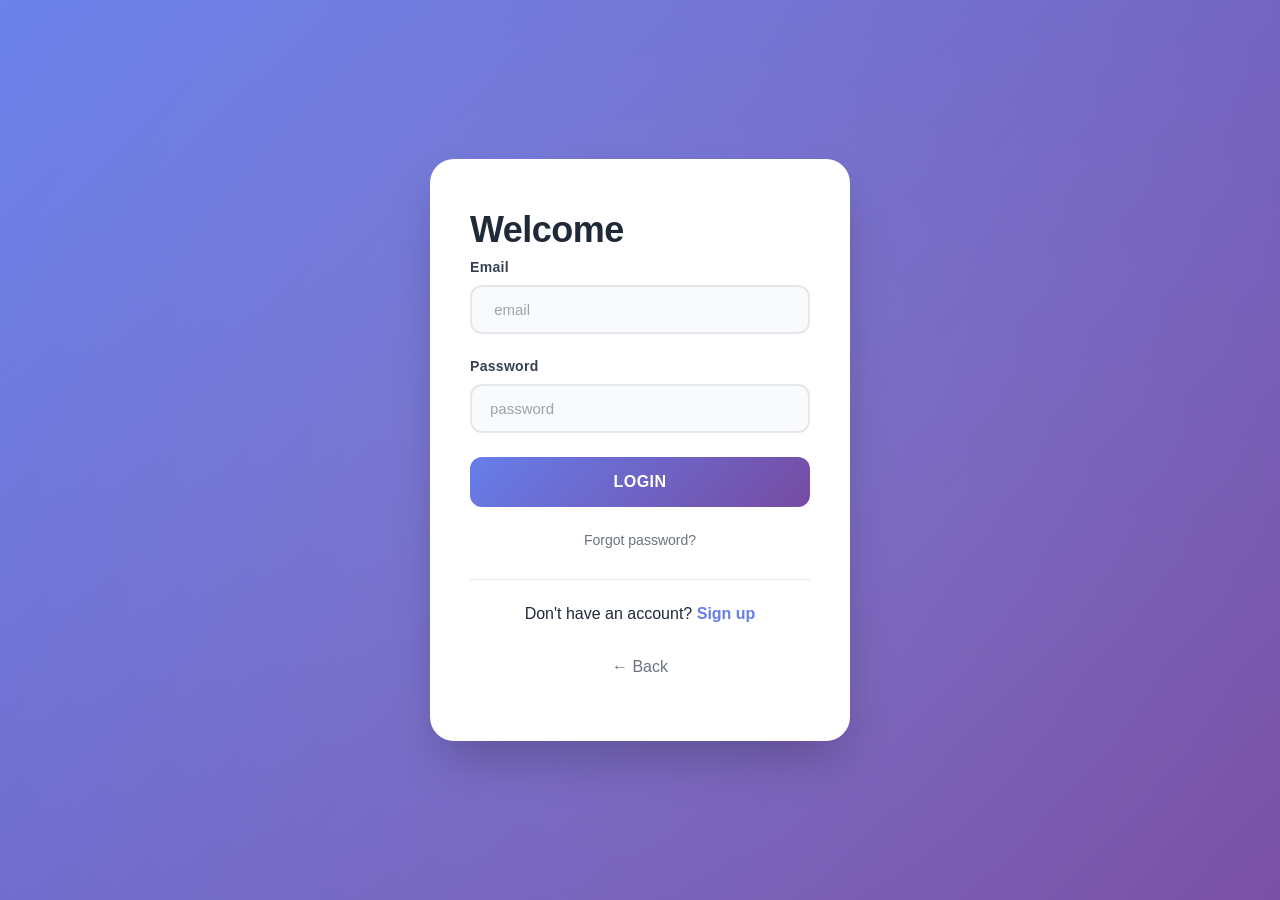
<file: frontend/pages/login.html>
<!DOCTYPE html>
<html lang="en">
<head>
    <meta charset="UTF-8">
    <meta name="viewport" content="width=device-width, initial-scale=1.0">
    <title>Login</title>
    <link rel="stylesheet" href="../style.css">
    <style>
        * {
            margin: 0;
            padding: 0;
            box-sizing: border-box;
        }

        body {
            font-family: 'Segoe UI', Tahoma, Geneva, Verdana, sans-serif;
        }

        .login-container {
            min-height: 100vh;
            display: flex;
            align-items: center;
            justify-content: center;
            background: linear-gradient(135deg, #667eea 0%, #764ba2 100%);
            padding: 20px;
            position: relative;
            overflow: hidden;
        }

        .login-container::before {
            content: '';
            position: absolute;
            top: -50%;
            left: -50%;
            width: 200%;
            height: 200%;
            background: radial-gradient(circle, rgba(255,255,255,0.1) 0%, transparent 70%);
            animation: pulse 15s ease-in-out infinite;
        }

        @keyframes pulse {
            0%, 100% { transform: scale(1); opacity: 0.5; }
            50% { transform: scale(1.1); opacity: 0.8; }
        }

        .login-card {
            background: white;
            padding: 50px 40px;
            border-radius: 24px;
            box-shadow: 0 25px 50px -12px rgba(0, 0, 0, 0.25);
            width: 100%;
            max-width: 420px;
            position: relative;
            z-index: 1;
            animation: slideUp 0.6s ease-out;
        }

        @keyframes slideUp {
            from {
                opacity: 0;
                transform: translateY(30px);
            }
            to {
                opacity: 1;
                transform: translateY(0);
            }
        }

        .login-card h1 {
            font-size: 36px;
            margin-bottom: 8px;
            color: #1f2937;
            font-weight: 700;
            letter-spacing: -0.5px;
        }

        .login-card p {
            color: #6b7280;
            margin-bottom: 35px;
            font-size: 15px;
            line-height: 1.5;
        }

        .form-group {
            margin-bottom: 24px;
        }

        .form-group label {
            display: block;
            margin-bottom: 10px;
            font-weight: 600;
            color: #374151;
            font-size: 14px;
            letter-spacing: 0.3px;
        }

        .form-group input {
            width: 100%;
            padding: 14px 18px;
            border: 2px solid #e5e7eb;
            border-radius: 12px;
            font-size: 15px;
            transition: all 0.3s ease;
            background: #f9fafb;
        }

        .form-group input:focus {
            outline: none;
            border-color: #667eea;
            background: white;
            box-shadow: 0 0 0 4px rgba(102, 126, 234, 0.1);
        }

        .form-group input::placeholder {
            color: #9ca3af;
        }

        .login-btn {
            width: 100%;
            padding: 16px;
            background: linear-gradient(135deg, #667eea 0%, #764ba2 100%);
            color: white;
            border: none;
            border-radius: 12px;
            font-size: 16px;
            font-weight: 600;
            cursor: pointer;
            transition: all 0.3s ease;
            letter-spacing: 0.5px;
            text-transform: uppercase;
        }

        .login-btn:hover {
            transform: translateY(-2px);
            box-shadow: 0 10px 20px rgba(102, 126, 234, 0.4);
        }

        .login-btn:active {
            transform: translateY(0);
        }

        .forgot-password {
            text-align: center;
            margin-top: 24px;
        }

        .forgot-password a {
            color: #6b7280;
            text-decoration: none;
            font-size: 14px;
            font-weight: 500;
            transition: color 0.3s ease;
        }

        .forgot-password a:hover {
            color: #667eea;
        }

        .signup-link {
            text-align: center;
            margin-top: 30px;
            padding-top: 25px;
            border-top: 1px solid #e5e7eb;
        }

        .signup-link a {
            color: #667eea;
            text-decoration: none;
            font-weight: 600;
            transition: all 0.3s ease;
        }

        .signup-link a:hover {
            color: #764ba2;
            text-decoration: underline;
        }

        .back-home {
            text-decoration: none;
            color: #6b7280;
            font-weight: 500;
            display: flex;
            align-items: center;
            justify-content: center;
            gap: 8px;
            padding: 15px 20px;
            margin-top: 20px;
            border-top: none;
            transition: all 0.3s ease;
        }

        .back-home:hover {
            color: #667eea;
            background: none;
        }

        @media (max-width: 768px) {
            .login-card {
                padding: 40px 30px;
                max-width: 100%;
            }

            .login-card h1 {
                font-size: 30px;
            }

            .back-home {
                padding: 12px 15px;
                font-size: 14px;
            }
        }
    </style>
</head>
<body>
    <div class="login-container">
        <div class="login-card">
            <h1>Welcome</h1>


            <form id="loginForm">
                <div class="form-group">
                    <label for="email">Email</label>
                    <input type="email" id="email" name="email" required placeholder=" email">
                </div>

                <div class="form-group">
                    <label for="password">Password</label>
                    <input type="password" id="password" name="password" required placeholder="password ">
                </div>

                <button type="submit" class="login-btn">Login</button>
            </form>

            <div class="forgot-password">
                <a href="#">Forgot password?</a>
            </div>

            <div class="signup-link">
                Don't have an account? <a href="sign-up.html">Sign up</a>
            </div>

            <a href="../index.html" class="back-home">← Back</a>
        </div>
    </div>

    <script>
        document.getElementById('loginForm').addEventListener('submit', async function(e) {
            e.preventDefault();
            
            const email = document.getElementById('email').value;
            const password = document.getElementById('password').value;
            
            // Send data to PHP backend
            const formData = new FormData();
            formData.append('email', email);
            formData.append('password', password);
            
            try {
                const response = await fetch('../../backend/login.php', {
                    method: 'POST',
                    body: formData
                });
                
                const result = await response.json();
                
                console.log('Login result:', result);
                
                if (result.success) {
                    alert(result.message);
                    // Store user info in localStorage for dashboard use
                    localStorage.setItem('user', JSON.stringify(result.user));
                    
                    // Redirect based on disability type
                    const disability = result.user.disability;
                    console.log('Disability type:', disability);
                    
                    if (disability === 'visual_impairment') {
                        console.log('Redirecting to visual dashboard');
                        window.location.href = 'visual_dashboard.html';
                    } else if (disability === 'hearing_impairment') {
                        console.log('Redirecting to hearing dashboard');
                        window.location.href = 'hearing_dashboard.html';
                    } else if (disability === 'speech_impairment') {
                        console.log('Redirecting to speech dashboard');
                        window.location.href = 'speech_dashboard.html';
                    } else {
                        console.log('Redirecting to default dashboard');
                        window.location.href = 'dashboard.html';
                    }
                } else {
                    alert(result.message);
                }
            } catch (error) {
                console.error('Error:', error);
                alert('An error occurred. Please try again.');
            }
        });
    </script>
</body>
</html>
</file>
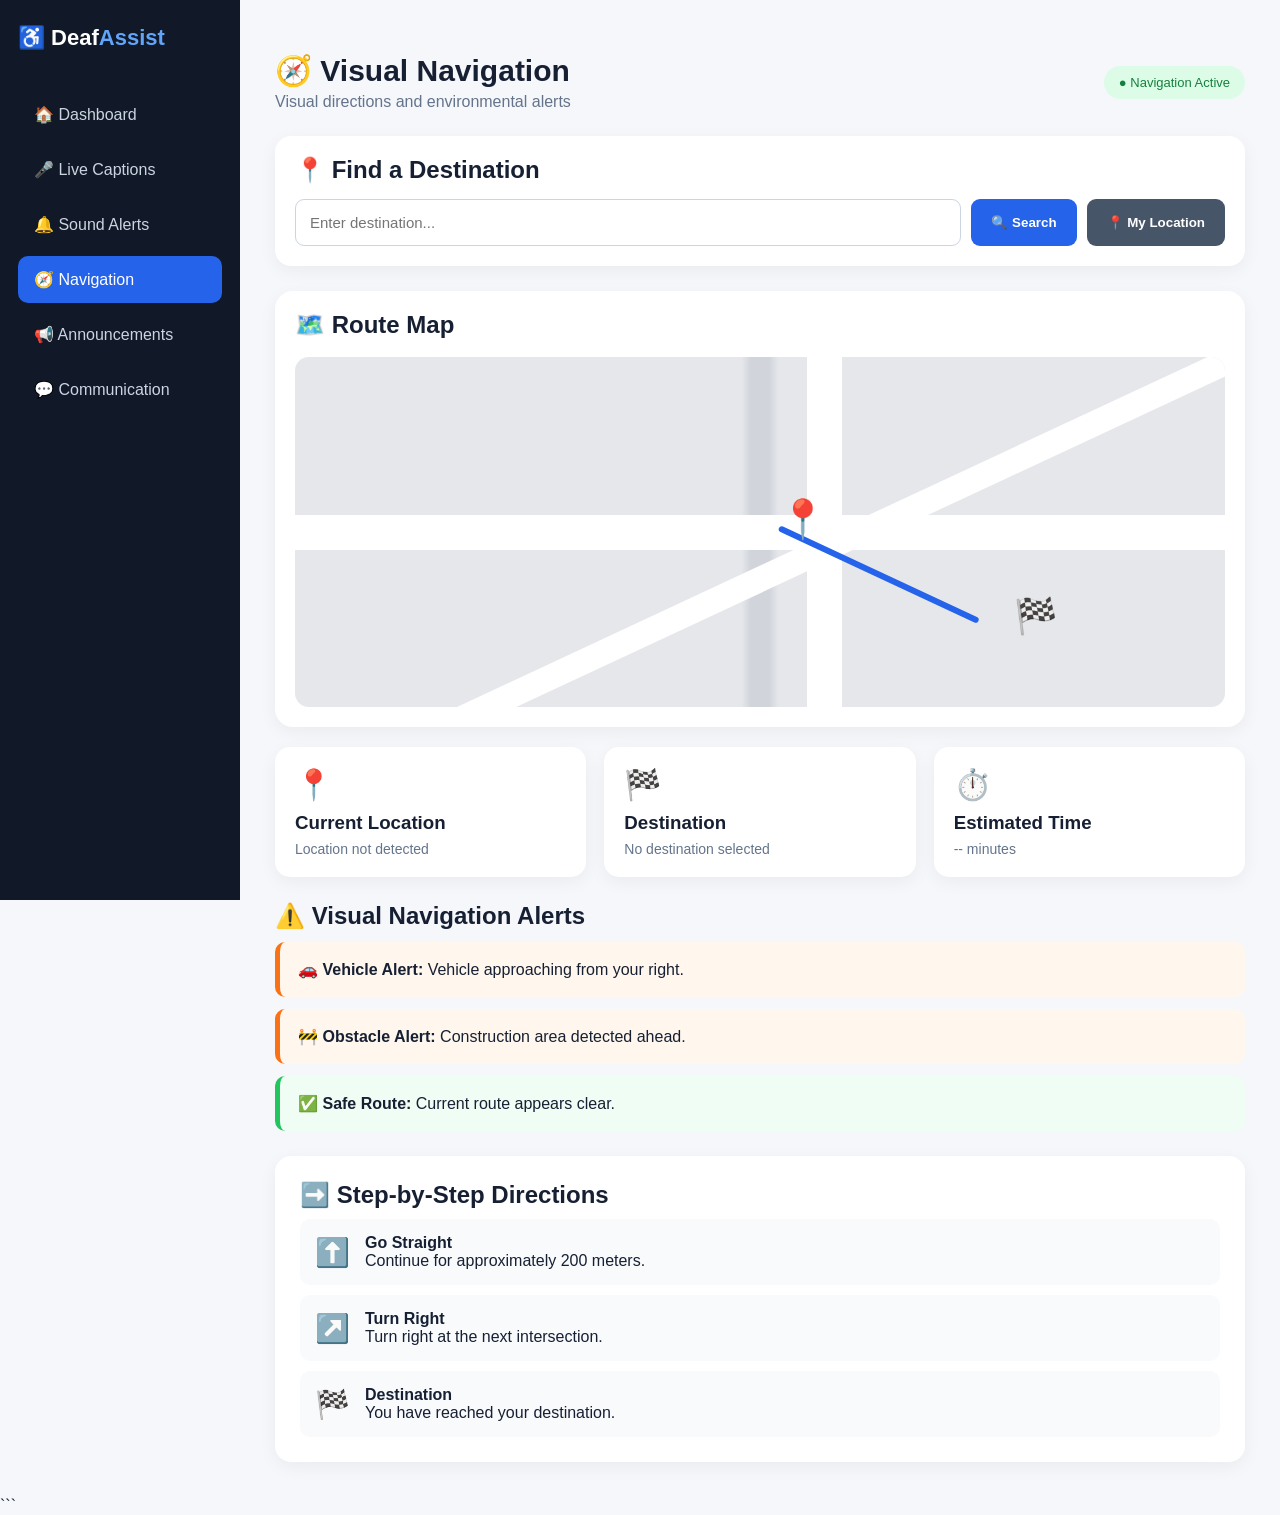
<file: frontend/pages/navigation.html>
```html
<!DOCTYPE html>
<html lang="en">
<head>
<meta charset="UTF-8">
<meta name="viewport" content="width=device-width, initial-scale=1.0">

<title>Navigation | DeafAssist</title>

<style>
* {
    margin: 0;
    padding: 0;
    box-sizing: border-box;
    font-family: "Segoe UI", Arial, sans-serif;
}

body {
    background: #f5f7fb;
    color: #172033;
}

/* SIDEBAR */

.sidebar {
    position: fixed;
    left: 0;
    top: 0;
    width: 240px;
    height: 100vh;
    background: #111827;
    color: white;
    padding: 25px 18px;
}

.logo {
    font-size: 22px;
    font-weight: bold;
    margin-bottom: 40px;
}

.logo span {
    color: #60a5fa;
}

.menu {
    list-style: none;
}

.menu li {
    padding: 14px 16px;
    margin-bottom: 8px;
    border-radius: 10px;
    color: #cbd5e1;
    cursor: pointer;
}

.menu li:hover,
.menu li.active {
    background: #2563eb;
    color: white;
}

/* MAIN */

.main {
    margin-left: 240px;
    padding: 35px;
}

/* HEADER */

.header {
    display: flex;
    justify-content: space-between;
    align-items: center;
    margin-bottom: 25px;
}

.header h1 {
    font-size: 30px;
}

.header p {
    color: #64748b;
    margin-top: 5px;
}

.status {
    background: #dcfce7;
    color: #15803d;
    padding: 9px 15px;
    border-radius: 20px;
    font-size: 13px;
}

/* LOCATION SEARCH */

.search-box {
    background: white;
    padding: 20px;
    border-radius: 16px;
    box-shadow: 0 5px 18px rgba(0,0,0,0.05);
    margin-bottom: 25px;
}

.search-box h2 {
    margin-bottom: 15px;
}

.search-area {
    display: flex;
    gap: 10px;
}

.search-area input {
    flex: 1;
    padding: 14px;
    border: 1px solid #cbd5e1;
    border-radius: 9px;
    font-size: 15px;
}

button {
    border: none;
    padding: 12px 20px;
    border-radius: 9px;
    cursor: pointer;
    font-weight: 600;
}

.search-btn {
    background: #2563eb;
    color: white;
}

.location-btn {
    background: #475569;
    color: white;
}

/* MAP */

.map-container {
    background: white;
    padding: 20px;
    border-radius: 18px;
    box-shadow: 0 5px 18px rgba(0,0,0,0.05);
}

.map {
    height: 350px;
    border-radius: 14px;
    background:
        linear-gradient(90deg, transparent 48%, #d1d5db 49%, #d1d5db 51%, transparent 52%),
        linear-gradient(0deg, transparent 48%, #d1d5db 49%, #d1d5db 51%, transparent 52%),
        #e5e7eb;
    position: relative;
    overflow: hidden;
}

/* ROADS */

.road {
    position: absolute;
    background: white;
}

.road.horizontal {
    width: 100%;
    height: 35px;
    top: 45%;
}

.road.vertical {
    height: 100%;
    width: 35px;
    left: 55%;
}

.road.diagonal {
    width: 120%;
    height: 25px;
    top: 60%;
    left: -10%;
    transform: rotate(-25deg);
}

/* LOCATION PIN */

.pin {
    position: absolute;
    font-size: 38px;
    left: 52%;
    top: 40%;
}

/* DESTINATION */

.destination {
    position: absolute;
    font-size: 35px;
    right: 18%;
    bottom: 20%;
}

/* ROUTE */

.route-line {
    position: absolute;
    width: 220px;
    height: 6px;
    background: #2563eb;
    top: 48%;
    left: 52%;
    transform: rotate(25deg);
    transform-origin: left;
    border-radius: 10px;
}

/* NAVIGATION INFO */

.navigation-info {
    display: grid;
    grid-template-columns: repeat(3, 1fr);
    gap: 18px;
    margin-top: 20px;
}

.info-card {
    background: white;
    padding: 20px;
    border-radius: 15px;
    box-shadow: 0 5px 18px rgba(0,0,0,0.05);
}

.info-icon {
    font-size: 30px;
    margin-bottom: 10px;
}

.info-card h3 {
    margin-bottom: 7px;
}

.info-card p {
    color: #64748b;
    font-size: 14px;
}

/* VISUAL ALERTS */

.alert-section {
    margin-top: 25px;
}

.alert-box {
    background: #fff7ed;
    border-left: 5px solid #f97316;
    padding: 18px;
    border-radius: 10px;
    margin-top: 12px;
}

.alert-box.safe {
    background: #f0fdf4;
    border-left-color: #22c55e;
}

/* DIRECTIONS */

.directions {
    margin-top: 25px;
    background: white;
    padding: 25px;
    border-radius: 16px;
    box-shadow: 0 5px 18px rgba(0,0,0,0.05);
}

.direction {
    display: flex;
    align-items: center;
    gap: 15px;
    padding: 15px;
    margin-top: 10px;
    background: #f8fafc;
    border-radius: 10px;
}

.direction-icon {
    font-size: 28px;
}

/* RESPONSIVE */

@media(max-width: 800px) {

    .sidebar {
        width: 70px;
    }

    .logo {
        font-size: 25px;
    }

    .logo span {
        display: none;
    }

    .menu li {
        font-size: 0;
        text-align: center;
    }

    .main {
        margin-left: 70px;
        padding: 20px;
    }

    .navigation-info {
        grid-template-columns: 1fr;
    }

    .search-area {
        flex-direction: column;
    }
}
</style>
</head>

<body>

<!-- SIDEBAR -->

<aside class="sidebar">

    <div class="logo">
        ♿ Deaf<span>Assist</span>
    </div>

    <ul class="menu">

        <li onclick="goDashboard()">
            🏠 Dashboard
        </li>

        <li onclick="goCaptions()">
            🎤 Live Captions
        </li>

        <li onclick="goAlerts()">
            🔔 Sound Alerts
        </li>

        <li class="active">
            🧭 Navigation
        </li>

        <li onclick="goAnnouncements()">
            📢 Announcements
        </li>

        <li onclick="goCommunication()">
            💬 Communication
        </li>

    </ul>

</aside>


<!-- MAIN -->

<main class="main">

    <!-- HEADER -->

    <header class="header">

        <div>
            <h1>🧭 Visual Navigation</h1>

            <p>
                Visual directions and environmental alerts
            </p>
        </div>

        <div class="status">
            ● Navigation Active
        </div>

    </header>


    <!-- SEARCH -->

    <section class="search-box">

        <h2>📍 Find a Destination</h2>

        <div class="search-area">

            <input
                type="text"
                id="destinationInput"
                placeholder="Enter destination..."
            >

            <button
                class="search-btn"
                onclick="searchDestination()">
                🔍 Search
            </button>

            <button
                class="location-btn"
                onclick="getLocation()">
                📍 My Location
            </button>

        </div>

    </section>


    <!-- MAP -->

    <section class="map-container">

        <h2>🗺️ Route Map</h2>

        <br>

        <div class="map">

            <div class="road horizontal"></div>

            <div class="road vertical"></div>

            <div class="road diagonal"></div>

            <div class="route-line"></div>

            <div class="pin">
                📍
            </div>

            <div class="destination">
                🏁
            </div>

        </div>

    </section>


    <!-- NAVIGATION INFO -->

    <section class="navigation-info">

        <div class="info-card">

            <div class="info-icon">
                📍
            </div>

            <h3>Current Location</h3>

            <p id="locationText">
                Location not detected
            </p>

        </div>


        <div class="info-card">

            <div class="info-icon">
                🏁
            </div>

            <h3>Destination</h3>

            <p id="destinationText">
                No destination selected
            </p>

        </div>


        <div class="info-card">

            <div class="info-icon">
                ⏱️
            </div>

            <h3>Estimated Time</h3>

            <p id="timeText">
                -- minutes
            </p>

        </div>

    </section>


    <!-- VISUAL ALERTS -->

    <section class="alert-section">

        <h2>⚠️ Visual Navigation Alerts</h2>

        <div class="alert-box">

            🚗 <strong>Vehicle Alert:</strong>
            Vehicle approaching from your right.

        </div>

        <div class="alert-box">

            🚧 <strong>Obstacle Alert:</strong>
            Construction area detected ahead.

        </div>

        <div class="alert-box safe">

            ✅ <strong>Safe Route:</strong>
            Current route appears clear.

        </div>

    </section>


    <!-- DIRECTIONS -->

    <section class="directions">

        <h2>➡️ Step-by-Step Directions</h2>

        <div class="direction">

            <div class="direction-icon">⬆️</div>

            <div>
                <strong>Go Straight</strong>
                <p>Continue for approximately 200 meters.</p>
            </div>

        </div>


        <div class="direction">

            <div class="direction-icon">↗️</div>

            <div>
                <strong>Turn Right</strong>
                <p>Turn right at the next intersection.</p>
            </div>

        </div>


        <div class="direction">

            <div class="direction-icon">🏁</div>

            <div>
                <strong>Destination</strong>
                <p>You have reached your destination.</p>
            </div>

        </div>

    </section>

</main>


<script>

/* SEARCH DESTINATION */

function searchDestination() {

    const input =
        document.getElementById("destinationInput");

    const destination =
        input.value.trim();

    if (destination === "") {

        alert("Please enter a destination.");

        return;
    }

    document.getElementById(
        "destinationText"
    ).innerHTML = destination;

    document.getElementById(
        "timeText"
    ).innerHTML = "12 minutes";

    alert(
        "📍 Route found!\n\n" +
        "Destination: " + destination
    );

}


/* GET LOCATION */

function getLocation() {

    const locationText =
        document.getElementById("locationText");

    if (!navigator.geolocation) {

        locationText.innerHTML =
            "Geolocation is not supported.";

        return;
    }

    locationText.innerHTML =
        "Detecting location...";

    navigator.geolocation.getCurrentPosition(

        function(position) {

            const lat =
                position.coords.latitude.toFixed(4);

            const lon =
                position.coords.longitude.toFixed(4);

            locationText.innerHTML =
                "Latitude: " + lat +
                "<br>Longitude: " + lon;

        },

        function() {

            locationText.innerHTML =
                "Unable to detect location.";

        }

    );

}


/* PAGE NAVIGATION */

function goDashboard() {
    window.location.href = "index.html";
}

function goCaptions() {
    window.location.href = "captions.html";
}

function goAlerts() {
    window.location.href = "alerts.html";
}

function goAnnouncements() {
    window.location.href = "announcements.html";
}

function goCommunication() {
    window.location.href = "communication.html";
}

</script>

</body>
</html>
```
</file>
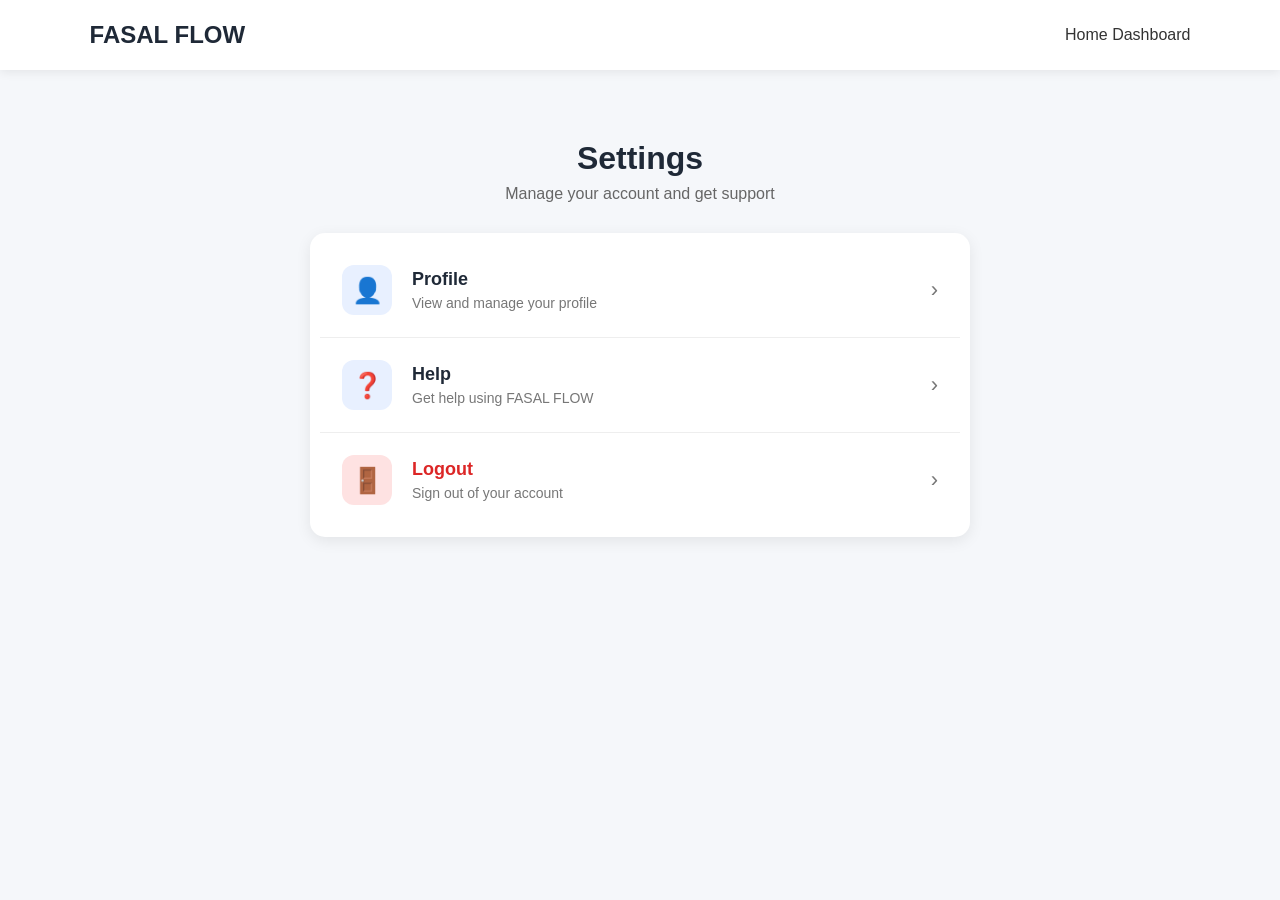
<file: frontend/pages/setting.html>
<!DOCTYPE html>
<html lang="en">
<head>
    <meta charset="UTF-8">
    <meta name="viewport" content="width=device-width, initial-scale=1.0">

    <title>Settings - FASAL FLOW</title>

    <link rel="stylesheet" href="../style.css">

    <style>
        body {
            background: #f5f7fa;
        }

        .settings-container {
            max-width: 700px;
            margin: 50px auto;
            padding: 20px;
        }

        .settings-header {
            text-align: center;
            margin-bottom: 30px;
        }

        .settings-header h1 {
            font-size: 32px;
            margin-bottom: 8px;
        }

        .settings-header p {
            color: #666;
        }

        .settings-card {
            background: white;
            border-radius: 15px;
            padding: 10px;
            box-shadow: 0 4px 15px rgba(0,0,0,0.08);
        }

        .settings-option {
            display: flex;
            align-items: center;
            gap: 20px;
            padding: 22px;
            border-bottom: 1px solid #eee;
            cursor: pointer;
            transition: 0.2s;
        }

        .settings-option:last-child {
            border-bottom: none;
        }

        .settings-option:hover {
            background: #f5f7fa;
        }

        .option-icon {
            width: 50px;
            height: 50px;
            background: #e8f0ff;
            border-radius: 12px;
            display: flex;
            align-items: center;
            justify-content: center;
            font-size: 25px;
        }

        .option-content {
            flex: 1;
        }

        .option-content h3 {
            margin: 0 0 5px;
            font-size: 18px;
        }

        .option-content p {
            margin: 0;
            color: #777;
            font-size: 14px;
        }

        .arrow {
            font-size: 22px;
            color: #777;
        }

        .logout .option-icon {
            background: #fee2e2;
        }

        .logout h3 {
            color: #dc2626;
        }

        @media (max-width: 600px) {

            .settings-container {
                margin: 30px auto;
                padding: 15px;
            }

            .settings-header h1 {
                font-size: 27px;
            }

            .settings-option {
                padding: 18px;
            }
        }
    </style>
</head>

<body>

    <!-- Navigation -->

    <nav class="navbar">

        <div class="logo">
            FASAL FLOW
        </div>

        <div class="nav-links">

            <a href="../index.html">
                Home
            </a>

            <a href="dashboard.html">
                Dashboard
            </a>

        </div>

    </nav>


    <!-- Settings -->

    <main class="settings-container">

        <div class="settings-header">

            <h1>Settings</h1>

            <p>
                Manage your account and get support
            </p>

        </div>


        <div class="settings-card">


            <!-- Profile -->

            <div
                class="settings-option"
                onclick="openProfile()"
            >

                <div class="option-icon">
                    👤
                </div>

                <div class="option-content">

                    <h3>Profile</h3>

                    <p>
                        View and manage your profile
                    </p>

                </div>

                <div class="arrow">
                    ›
                </div>

            </div>


            <!-- Help -->

            <div
                class="settings-option"
                onclick="openHelp()"
            >

                <div class="option-icon">
                    ❓
                </div>

                <div class="option-content">

                    <h3>Help</h3>

                    <p>
                        Get help using FASAL FLOW
                    </p>

                </div>

                <div class="arrow">
                    ›
                </div>

            </div>


            <!-- Logout -->

            <div
                class="settings-option logout"
                onclick="logout()"
            >

                <div class="option-icon">
                    🚪
                </div>

                <div class="option-content">

                    <h3>Logout</h3>

                    <p>
                        Sign out of your account
                    </p>

                </div>

                <div class="arrow">
                    ›
                </div>

            </div>


        </div>

    </main>


    <script>

        function openProfile() {

            alert(
                "Profile section will show your name, email and disability."
            );

        }


        function openHelp() {

            alert(
                "For help, use the Vision, Voice, Text Reader, Navigation and SOS features."
            );

        }


        function logout() {

            const confirmLogout =
                confirm("Are you sure you want to logout?");

            if (confirmLogout) {

                localStorage.removeItem("fasalLoggedIn");

                window.location.href = "login.html";

            }

        }

    </script>

</body>
</html>
</file>
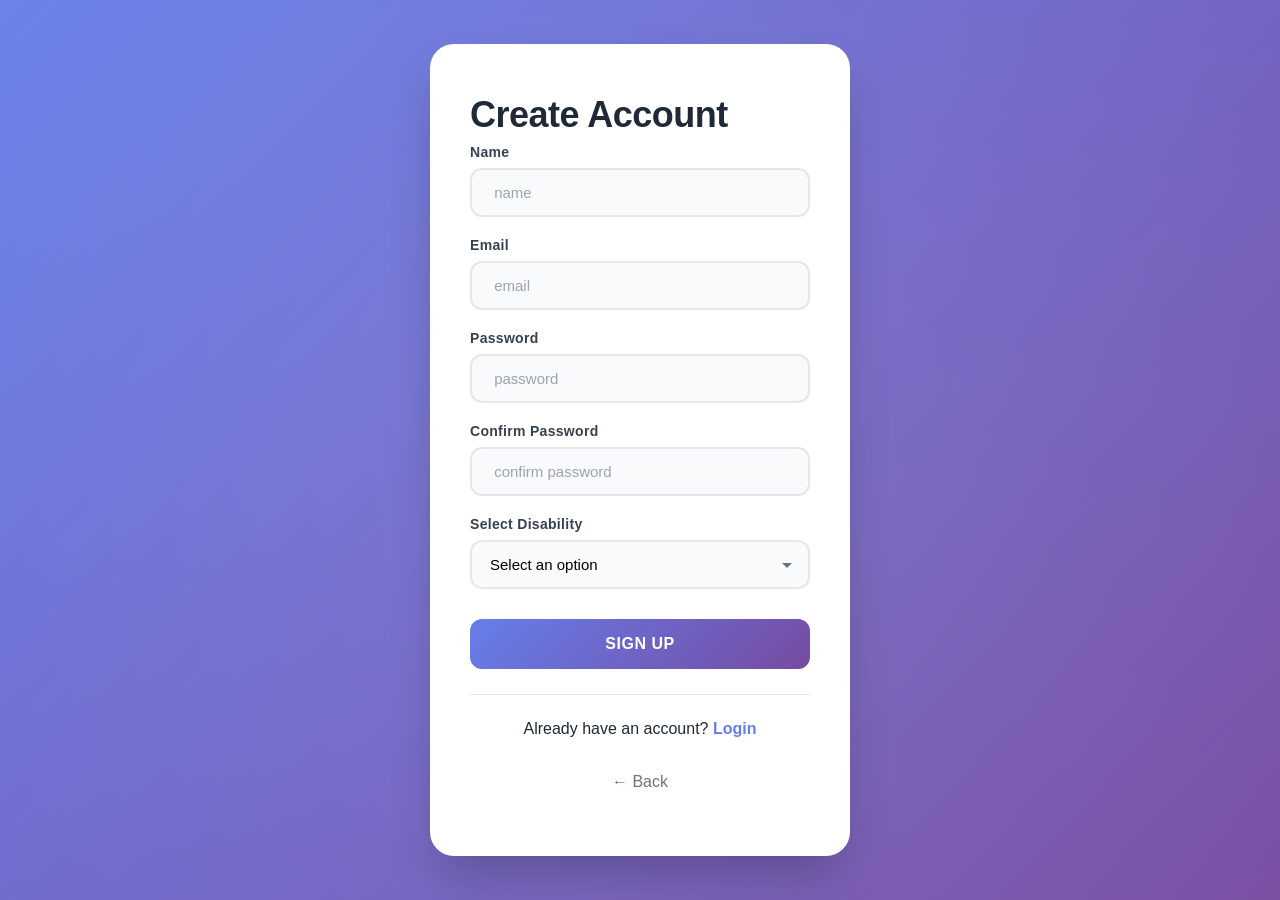
<file: frontend/pages/sign-up.html>
<!DOCTYPE html>
<html lang="en">
<head>
    <meta charset="UTF-8">
    <meta name="viewport" content="width=device-width, initial-scale=1.0">
    <title>Sign Up</title>
    <link rel="stylesheet" href="../style.css">
    <style>
        * {
            margin: 0;
            padding: 0;
            box-sizing: border-box;
        }

        body {
            font-family: 'Segoe UI', Tahoma, Geneva, Verdana, sans-serif;
        }

        .signup-container {
            min-height: 100vh;
            display: flex;
            align-items: center;
            justify-content: center;
            background: linear-gradient(135deg, #667eea 0%, #764ba2 100%);
            padding: 20px;
            position: relative;
            overflow: hidden;
        }

        .signup-container::before {
            content: '';
            position: absolute;
            top: -50%;
            left: -50%;
            width: 200%;
            height: 200%;
            background: radial-gradient(circle, rgba(255,255,255,0.1) 0%, transparent 70%);
            animation: pulse 15s ease-in-out infinite;
        }

        @keyframes pulse {
            0%, 100% { transform: scale(1); opacity: 0.5; }
            50% { transform: scale(1.1); opacity: 0.8; }
        }

        .signup-card {
            background: white;
            padding: 50px 40px;
            border-radius: 24px;
            box-shadow: 0 25px 50px -12px rgba(0, 0, 0, 0.25);
            width: 100%;
            max-width: 420px;
            position: relative;
            z-index: 1;
            animation: slideUp 0.6s ease-out;
        }

        @keyframes slideUp {
            from {
                opacity: 0;
                transform: translateY(30px);
            }
            to {
                opacity: 1;
                transform: translateY(0);
            }
        }

        .signup-card h1 {
            font-size: 36px;
            margin-bottom: 8px;
            color: #1f2937;
            font-weight: 700;
            letter-spacing: -0.5px;
        }

        .signup-card p {
            color: #6b7280;
            margin-bottom: 30px;
            font-size: 15px;
            line-height: 1.5;
        }

        .form-group {
            margin-bottom: 20px;
        }

        .form-group label {
            display: block;
            margin-bottom: 8px;
            font-weight: 600;
            color: #374151;
            font-size: 14px;
            letter-spacing: 0.3px;
        }

        .form-group input,
        .form-group select {
            width: 100%;
            padding: 14px 18px;
            border: 2px solid #e5e7eb;
            border-radius: 12px;
            font-size: 15px;
            transition: all 0.3s ease;
            background: #f9fafb;
            appearance: none;
            -webkit-appearance: none;
            -moz-appearance: none;
        }

        .form-group input:focus,
        .form-group select:focus {
            outline: none;
            border-color: #667eea;
            background: white;
            box-shadow: 0 0 0 4px rgba(102, 126, 234, 0.1);
        }

        .form-group input::placeholder {
            color: #9ca3af;
        }

        .form-group select {
            cursor: pointer;
            background-image: url("data:image/svg+xml,%3Csvg xmlns='http://www.w3.org/2000/svg' width='12' height='12' viewBox='0 0 12 12'%3E%3Cpath fill='%236b7280' d='M6 9L1 4h10z'/%3E%3C/svg%3E");
            background-repeat: no-repeat;
            background-position: right 15px center;
            padding-right: 40px;
        }

        .signup-btn {
            width: 100%;
            padding: 16px;
            background: linear-gradient(135deg, #667eea 0%, #764ba2 100%);
            color: white;
            border: none;
            border-radius: 12px;
            font-size: 16px;
            font-weight: 600;
            cursor: pointer;
            transition: all 0.3s ease;
            letter-spacing: 0.5px;
            text-transform: uppercase;
            margin-top: 10px;
        }

        .signup-btn:hover {
            transform: translateY(-2px);
            box-shadow: 0 10px 20px rgba(102, 126, 234, 0.4);
        }

        .signup-btn:active {
            transform: translateY(0);
        }

        .login-link {
            text-align: center;
            margin-top: 25px;
            padding-top: 25px;
            border-top: 1px solid #e5e7eb;
        }

        .login-link a {
            color: #667eea;
            text-decoration: none;
            font-weight: 600;
            transition: all 0.3s ease;
        }

        .login-link a:hover {
            color: #764ba2;
            text-decoration: underline;
        }

        .back-home {
            text-decoration: none;
            color: #6b7280;
            font-weight: 500;
            display: flex;
            align-items: center;
            justify-content: center;
            gap: 8px;
            padding: 15px 20px;
            margin-top: 20px;
            border-top: none;
            transition: all 0.3s ease;
        }

        .back-home:hover {
            color: #667eea;
            background: none;
        }

        @media (max-width: 768px) {
            .signup-card {
                padding: 40px 30px;
                max-width: 100%;
            }

            .signup-card h1 {
                font-size: 30px;
            }

            .back-home {
                padding: 12px 15px;
                font-size: 14px;
            }
        }
    </style>
</head>
<body>
    <div class="signup-container">
        <div class="signup-card">
            <h1>  Create Account</h1>

            <form id="signupForm">
                <div class="form-group">
                    <label for="name">Name</label>
                    <input type="text" id="name" name="name" required placeholder=" name">
                </div>

                <div class="form-group">
                    <label for="email">Email</label>
                    <input type="email" id="email" name="email" required placeholder=" email">
                </div>

                <div class="form-group">
                    <label for="password">Password</label>
                    <input type="password" id="password" name="password" required placeholder=" password">
                </div>

                <div class="form-group">
                    <label for="confirmPassword">Confirm Password</label>
                    <input type="password" id="confirmPassword" name="confirmPassword" required placeholder=" confirm password">
                </div>

                <div class="form-group">
                    <label for="disability">Select Disability</label>
                    <select id="disability" name="disability" required>
                        <option value="">Select an option</option>
                        <option value="visual_impairment">Visual Impairment</option>
                        <option value="hearing_impairment">Hearing Impairment</option>
                        <option value="speech_impairment">Speech Impairment</option>
                    </select>
                </div>

                <button type="submit" class="signup-btn">Sign Up</button>
            </form>

            <div class="login-link">
                Already have an account? <a href="login.html">Login</a>
            </div>

            <a href="../index.html" class="back-home">← Back</a>
        </div>
    </div>

    <script>
        document.getElementById('signupForm').addEventListener('submit', async function(e) {
            e.preventDefault();
            
            const name = document.getElementById('name').value;
            const email = document.getElementById('email').value;
            const password = document.getElementById('password').value;
            const confirmPassword = document.getElementById('confirmPassword').value;
            const disability = document.getElementById('disability').value;
            
            // Validate passwords match
            if (password !== confirmPassword) {
                alert('Passwords do not match!');
                return;
            }
            
            // Send data to PHP backend
            const formData = new FormData();
            formData.append('name', name);
            formData.append('email', email);
            formData.append('password', password);
            formData.append('confirmPassword', confirmPassword);
            formData.append('disability', disability);
            
            try {
                const response = await fetch('../../backend/signup.php', {
                    method: 'POST',
                    body: formData
                });
                
                if (!response.ok) {
                    throw new Error(`HTTP error! status: ${response.status}`);
                }
                
                const result = await response.json();
                
                console.log('Signup result:', result);
                
                if (result.success) {
                    alert(result.message);
                    window.location.href = 'login.html';
                } else {
                    alert(result.message);
                }
            } catch (error) {
                console.error('Error:', error);
                alert('Error: ' + error.message);
            }
        });
    </script>
</body>
</html>
</file>
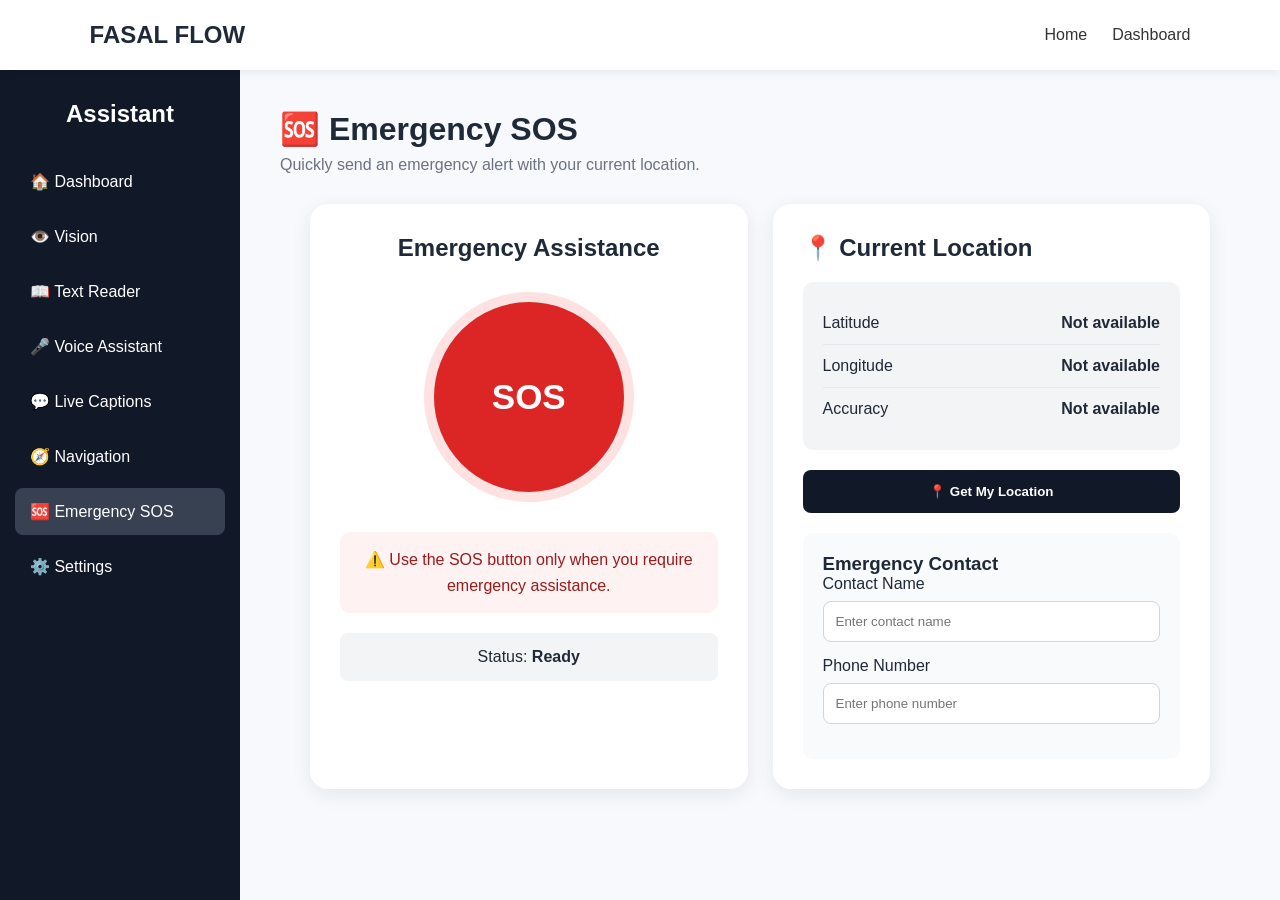
<file: frontend/pages/sos.html>
<!DOCTYPE html>
<html lang="en">

<head>

    <meta charset="UTF-8">

    <meta name="viewport"
          content="width=device-width, initial-scale=1.0">

    <title>Emergency SOS - FASAL FLOW</title>

    <link rel="stylesheet" href="../style.css">


    <style>

        .app-container {
            display: flex;
            min-height: calc(100vh - 70px);
        }


        /* SIDEBAR */

        .sidebar {
            width: 240px;
            background: #111827;
            color: white;
            padding: 30px 15px;
        }

        .sidebar h2 {
            text-align: center;
            margin-bottom: 30px;
        }

        .sidebar a {
            display: block;
            color: white;
            text-decoration: none;
            padding: 14px 15px;
            margin-bottom: 8px;
            border-radius: 8px;
        }

        .sidebar a:hover,
        .sidebar a.active {
            background: #374151;
        }


        /* MAIN */

        .main-content {
            flex: 1;
            padding: 40px;
            background: #f7f9fc;
        }


        .page-title {
            margin-bottom: 30px;
        }

        .page-title h1 {
            font-size: 32px;
            margin-bottom: 8px;
        }

        .page-title p {
            color: #6b7280;
        }


        /* SOS AREA */

        .sos-container {

            max-width: 900px;

            margin: auto;

            display: grid;

            grid-template-columns:
                1fr 1fr;

            gap: 25px;

        }


        .sos-card {

            background: white;

            padding: 30px;

            border-radius: 18px;

            box-shadow:
                0 5px 20px rgba(0,0,0,0.08);

        }


        /* SOS BUTTON */

        .sos-button-area {

            text-align: center;

        }


        .sos-button {

            width: 210px;

            height: 210px;

            border-radius: 50%;

            border: 10px solid #fee2e2;

            background: #dc2626;

            color: white;

            font-size: 35px;

            font-weight: bold;

            cursor: pointer;

            margin: 30px auto;

            display: flex;

            align-items: center;

            justify-content: center;

            transition: 0.2s;

        }


        .sos-button:hover {

            transform: scale(1.05);

        }


        .sos-button:active {

            transform: scale(0.95);

        }


        .warning {

            background: #fef2f2;

            padding: 15px;

            border-radius: 10px;

            color: #991b1b;

            line-height: 1.6;

        }


        /* LOCATION */

        .location-box {

            background: #f3f4f6;

            padding: 20px;

            border-radius: 10px;

            margin-top: 20px;

        }


        .location-row {

            display: flex;

            justify-content: space-between;

            padding: 12px 0;

            border-bottom:
                1px solid #e5e7eb;

        }


        .location-row:last-child {

            border-bottom: none;

        }


        .location-button {

            width: 100%;

            margin-top: 20px;

            padding: 14px;

            border: none;

            border-radius: 8px;

            background: #111827;

            color: white;

            font-weight: bold;

            cursor: pointer;

        }


        /* CONTACT */

        .contact-box {

            margin-top: 20px;

            background: #f9fafb;

            padding: 20px;

            border-radius: 10px;

        }


        .contact-box input {

            width: 100%;

            padding: 12px;

            margin-top: 8px;

            margin-bottom: 15px;

            border: 1px solid #d1d5db;

            border-radius: 8px;

        }


        /* STATUS */

        .sos-status {

            margin-top: 20px;

            padding: 15px;

            border-radius: 8px;

            background: #f3f4f6;

        }


        /* MOBILE */

        @media (max-width: 800px) {

            .sos-container {

                grid-template-columns: 1fr;

            }

        }


        @media (max-width: 650px) {

            .app-container {

                flex-direction: column;

            }

            .sidebar {

                width: 100%;

            }

            .sidebar a {

                display: inline-block;

            }

            .main-content {

                padding: 20px;

            }

            .sos-button {

                width: 170px;

                height: 170px;

                font-size: 28px;

            }

        }

    </style>

</head>


<body>


<!-- NAVBAR -->

<header class="navbar">

    <div class="logo">
        FASAL FLOW
    </div>

    <nav>

        <a href="../index.html">
            Home
        </a>

        <a href="dashboard.html">
            Dashboard
        </a>

    </nav>

</header>



<div class="app-container">


    <!-- SIDEBAR -->

    <aside class="sidebar">

        <h2>Assistant</h2>


        <a href="dashboard.html">
            🏠 Dashboard
        </a>


        <a href="vision.html">
            👁️ Vision
        </a>


        <a href="text-reader.html">
            📖 Text Reader
        </a>


        <a href="voice.html">
            🎤 Voice Assistant
        </a>


        <a href="captions.html">
            💬 Live Captions
        </a>


        <a href="navigation.html">
            🧭 Navigation
        </a>


        <a href="sos.html"
           class="active">

            🆘 Emergency SOS

        </a>


        <a href="settings.html">
            ⚙️ Settings
        </a>

    </aside>



    <!-- MAIN -->

    <main class="main-content">


        <div class="page-title">

            <h1>
                🆘 Emergency SOS
            </h1>

            <p>
                Quickly send an emergency alert with your current location.
            </p>

        </div>



        <div class="sos-container">


            <!-- SOS -->

            <div class="sos-card sos-button-area">

                <h2>
                    Emergency Assistance
                </h2>


                <button
                    class="sos-button"
                    onclick="sendSOS()">

                    SOS

                </button>


                <div class="warning">

                    ⚠️ Use the SOS button only
                    when you require emergency assistance.

                </div>


                <div
                    class="sos-status"
                    id="sosStatus">

                    Status:
                    <strong>Ready</strong>

                </div>

            </div>



            <!-- LOCATION -->

            <div class="sos-card">

                <h2>
                    📍 Current Location
                </h2>


                <div class="location-box">


                    <div class="location-row">

                        <span>
                            Latitude
                        </span>

                        <strong id="latitude">
                            Not available
                        </strong>

                    </div>


                    <div class="location-row">

                        <span>
                            Longitude
                        </span>

                        <strong id="longitude">
                            Not available
                        </strong>

                    </div>


                    <div class="location-row">

                        <span>
                            Accuracy
                        </span>

                        <strong id="accuracy">
                            Not available
                        </strong>

                    </div>


                </div>


                <button
                    class="location-button"
                    onclick="getLocation()">

                    📍 Get My Location

                </button>



                <!-- CONTACT -->

                <div class="contact-box">

                    <h3>
                        Emergency Contact
                    </h3>


                    <label>
                        Contact Name
                    </label>

                    <input
                        type="text"
                        id="contactName"
                        placeholder="Enter contact name">


                    <label>
                        Phone Number
                    </label>

                    <input
                        type="tel"
                        id="contactPhone"
                        placeholder="Enter phone number">

                </div>

            </div>


        </div>

    </main>

</div>



<script>


    let currentLocation = null;



    /* GET LOCATION */

    function getLocation() {


        if (!navigator.geolocation) {

            alert(
                "Geolocation is not supported by this browser."
            );

            return;

        }


        document.getElementById(
            "sosStatus"
        ).innerHTML =
            "Status: <strong>Getting location...</strong>";


        navigator.geolocation.getCurrentPosition(

            function(position) {


                const latitude =
                    position.coords.latitude;


                const longitude =
                    position.coords.longitude;


                const accuracy =
                    position.coords.accuracy;


                currentLocation = {

                    latitude:
                        latitude,

                    longitude:
                        longitude,

                    accuracy:
                        accuracy

                };


                document.getElementById(
                    "latitude"
                ).textContent =
                    latitude.toFixed(6);


                document.getElementById(
                    "longitude"
                ).textContent =
                    longitude.toFixed(6);


                document.getElementById(
                    "accuracy"
                ).textContent =
                    Math.round(
                        accuracy
                    ) + " metres";


                document.getElementById(
                    "sosStatus"
                ).innerHTML =
                    "Status: <strong>Location available</strong>";

            },


            function(error) {

                console.error(error);


                document.getElementById(
                    "sosStatus"
                ).innerHTML =
                    "Status: <strong>Unable to get location</strong>";

            }

        );

    }



    /* SEND SOS */

    function sendSOS() {


        const contactName =
            document.getElementById(
                "contactName"
            ).value;


        const contactPhone =
            document.getElementById(
                "contactPhone"
            ).value;



        if (!contactName ||
            !contactPhone) {

            alert(
                "Please enter an emergency contact first."
            );

            return;

        }



        /*
            Get location before sending SOS
        */

        if (!currentLocation) {

            getLocation();

            alert(
                "Please allow location access and press SOS again."
            );

            return;

        }



        document.getElementById(
            "sosStatus"
        ).innerHTML =
            "Status: <strong>Sending emergency alert...</strong>";



        /*
            TEMPORARY DEMO

            Later:

            SOS
             ↓
            FastAPI
             ↓
            Location
             ↓
            Firebase / Database
             ↓
            Emergency notification
        */


        setTimeout(function() {


            document.getElementById(
                "sosStatus"
            ).innerHTML =
                "Status: <strong>Emergency alert sent successfully.</strong>";


            alert(
                "Emergency alert sent to " +
                contactName +
                "."
            );


        }, 1500);

    }

</script>


</body>

</html>
</file>
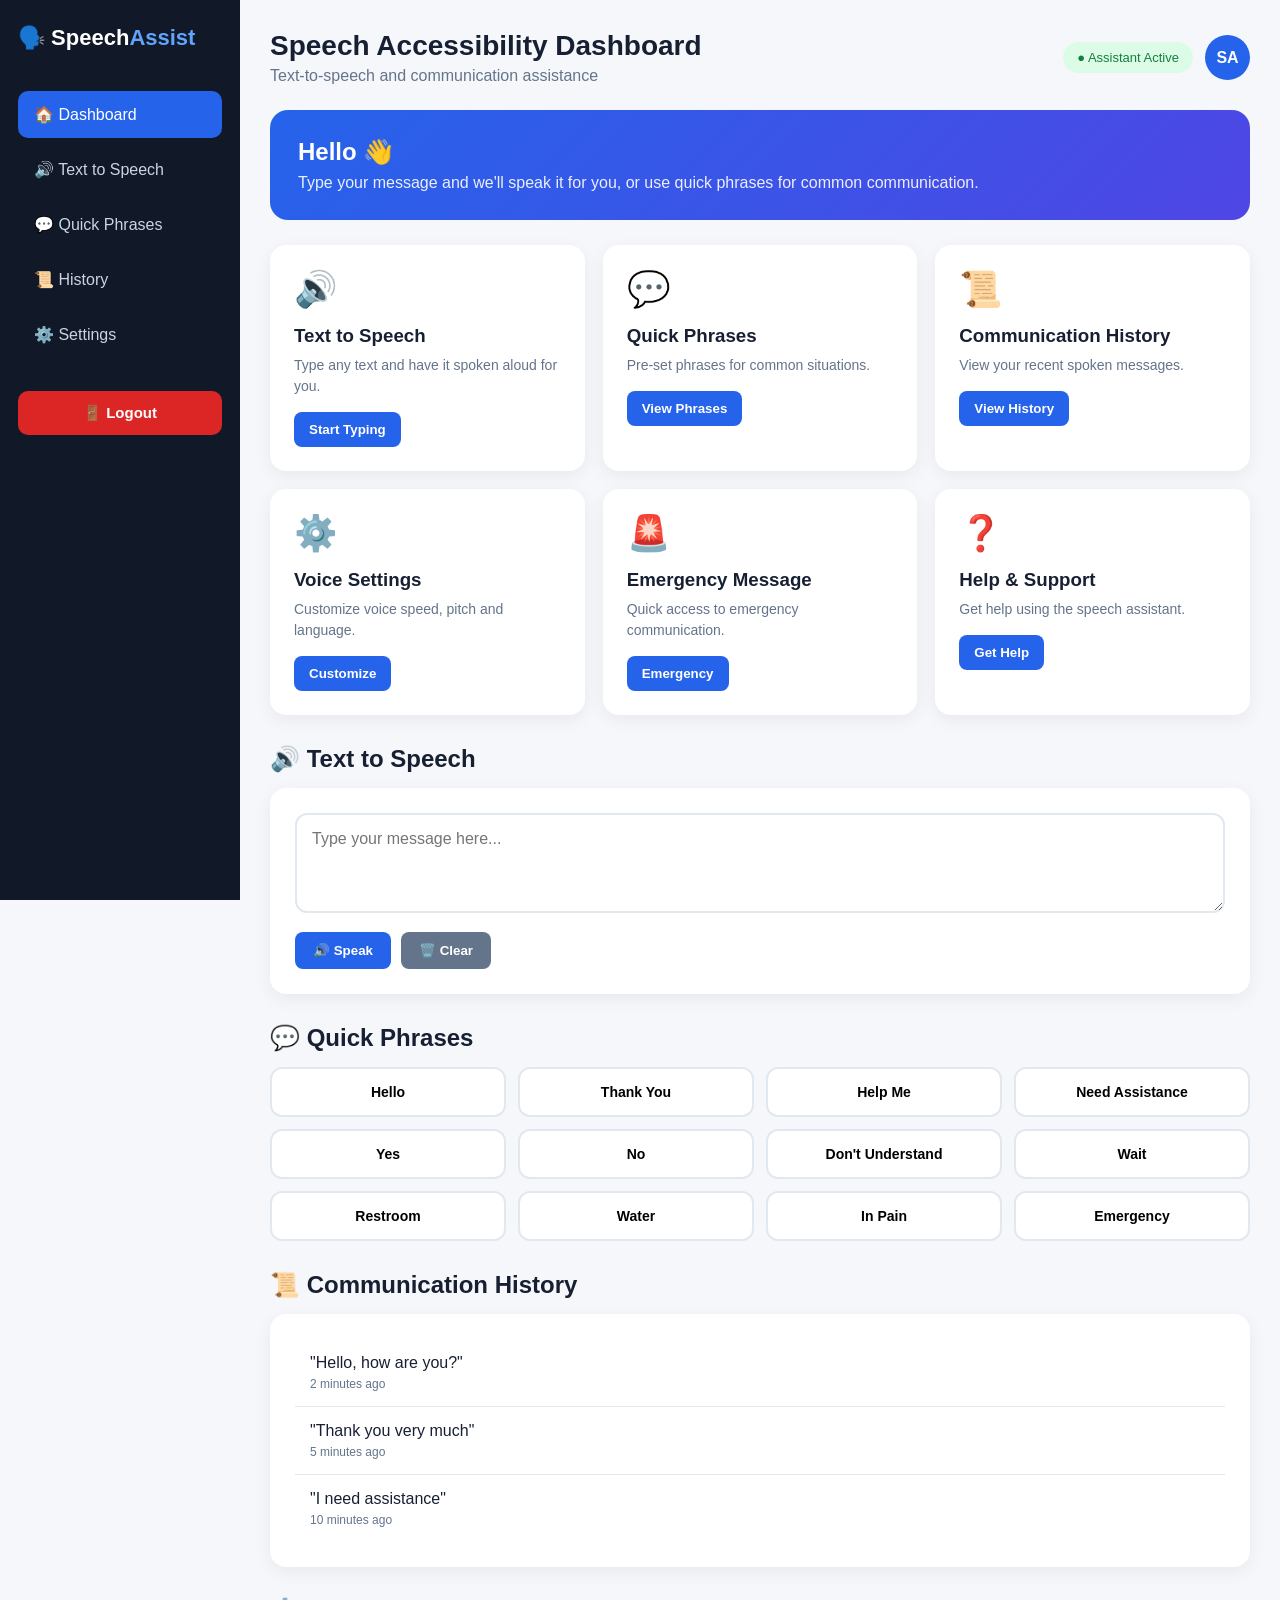
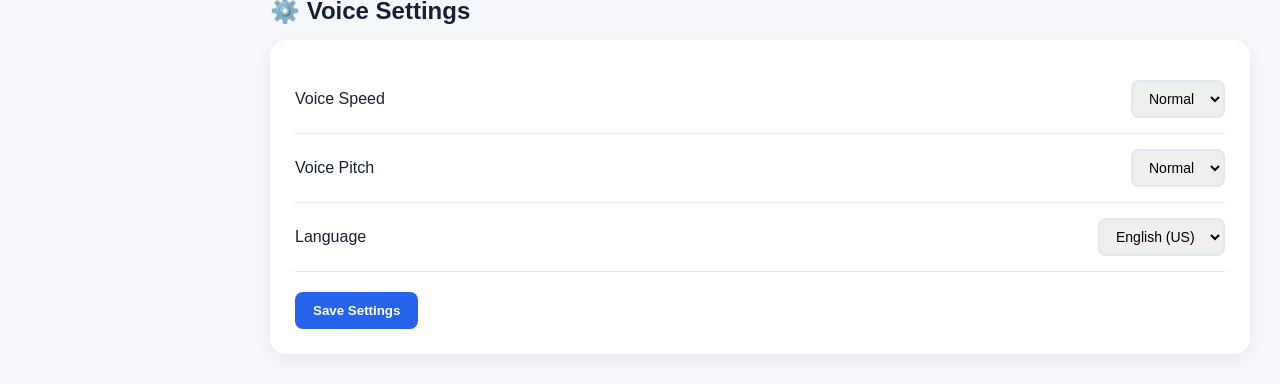
<file: frontend/pages/speech_dashboard.html>
<!DOCTYPE html>
<html lang="en">
<head>
<meta charset="UTF-8">
<meta name="viewport" content="width=device-width, initial-scale=1.0">

<title>SpeechAssist Dashboard</title>

<style>
* {
    margin: 0;
    padding: 0;
    box-sizing: border-box;
    font-family: "Segoe UI", Arial, sans-serif;
}

body {
    background: #f5f7fb;
    color: #172033;
}

/* ---------- SIDEBAR ---------- */

.sidebar {
    position: fixed;
    width: 240px;
    height: 100vh;
    background: #111827;
    color: white;
    padding: 25px 18px;
}

.logo {
    font-size: 22px;
    font-weight: 700;
    margin-bottom: 40px;
}

.logo span {
    color: #60a5fa;
}

.menu {
    list-style: none;
}

.menu li {
    padding: 14px 16px;
    margin-bottom: 8px;
    border-radius: 10px;
    cursor: pointer;
    color: #cbd5e1;
}

.menu li:hover,
.menu li.active {
    background: #2563eb;
    color: white;
}

/* ---------- MAIN ---------- */

.main {
    margin-left: 240px;
    padding: 30px;
}

/* ---------- HEADER ---------- */

.header {
    display: flex;
    justify-content: space-between;
    align-items: center;
    margin-bottom: 25px;
}

.header h1 {
    font-size: 28px;
}

.header p {
    color: #64748b;
    margin-top: 5px;
}

.profile {
    display: flex;
    align-items: center;
    gap: 12px;
}

.avatar {
    width: 45px;
    height: 45px;
    border-radius: 50%;
    background: #2563eb;
    color: white;
    display: flex;
    align-items: center;
    justify-content: center;
    font-weight: bold;
}

/* ---------- STATUS ---------- */

.status {
    background: #dcfce7;
    color: #15803d;
    padding: 8px 14px;
    border-radius: 20px;
    font-size: 13px;
}

/* ---------- HERO ---------- */

.hero {
    background: linear-gradient(135deg, #2563eb, #4f46e5);
    color: white;
    padding: 28px;
    border-radius: 18px;
    margin-bottom: 25px;
}

.hero h2 {
    font-size: 24px;
    margin-bottom: 8px;
}

.hero p {
    opacity: 0.9;
}

/* ---------- CARDS ---------- */

.grid {
    display: grid;
    grid-template-columns: repeat(3, 1fr);
    gap: 18px;
}

.card {
    background: white;
    border-radius: 16px;
    padding: 22px;
    box-shadow: 0 5px 18px rgba(0,0,0,0.06);
    cursor: pointer;
    transition: 0.2s;
    border: 2px solid transparent;
}

.card:hover {
    transform: translateY(-4px);
    border-color: #2563eb;
}

.card-icon {
    font-size: 35px;
    margin-bottom: 15px;
}

.card h3 {
    margin-bottom: 8px;
}

.card p {
    color: #64748b;
    font-size: 14px;
    line-height: 1.5;
}

.card-button {
    margin-top: 15px;
    background: #2563eb;
    color: white;
    border: none;
    padding: 10px 15px;
    border-radius: 8px;
    cursor: pointer;
}

/* ---------- TEXT TO SPEECH ---------- */

.section {
    margin-top: 30px;
}

.section-title {
    margin-bottom: 15px;
}

.tts-box {
    background: white;
    border-radius: 16px;
    padding: 25px;
    box-shadow: 0 5px 18px rgba(0,0,0,0.06);
}

.tts-input {
    width: 100%;
    padding: 15px;
    border: 2px solid #e2e8f0;
    border-radius: 12px;
    font-size: 16px;
    margin-bottom: 15px;
    resize: vertical;
    min-height: 100px;
}

.tts-input:focus {
    outline: none;
    border-color: #2563eb;
}

.tts-controls {
    display: flex;
    gap: 10px;
}

button {
    border: none;
    padding: 11px 18px;
    border-radius: 8px;
    cursor: pointer;
    font-weight: 600;
}

.speak {
    background: #2563eb;
    color: white;
}

.clear {
    background: #64748b;
    color: white;
}

/* ---------- QUICK PHRASES ---------- */

.phrase-grid {
    display: grid;
    grid-template-columns: repeat(4, 1fr);
    gap: 12px;
}

.phrase-btn {
    background: white;
    border: 2px solid #e2e8f0;
    border-radius: 12px;
    padding: 15px;
    cursor: pointer;
    transition: 0.2s;
    font-size: 14px;
}

.phrase-btn:hover {
    border-color: #2563eb;
    background: #eff6ff;
}

/* ---------- COMMUNICATION HISTORY ---------- */

.history-box {
    background: white;
    border-radius: 16px;
    padding: 25px;
    box-shadow: 0 5px 18px rgba(0,0,0,0.06);
}

.history-item {
    padding: 15px;
    border-bottom: 1px solid #e2e8f0;
}

.history-item:last-child {
    border-bottom: none;
}

.history-text {
    font-size: 16px;
    margin-bottom: 5px;
}

.history-time {
    font-size: 12px;
    color: #64748b;
}

/* ---------- SETTINGS ---------- */

.settings-box {
    background: white;
    border-radius: 16px;
    padding: 25px;
    box-shadow: 0 5px 18px rgba(0,0,0,0.06);
}

.setting-item {
    display: flex;
    justify-content: space-between;
    align-items: center;
    padding: 15px 0;
    border-bottom: 1px solid #e2e8f0;
}

.setting-item:last-child {
    border-bottom: none;
}

.setting-label {
    font-size: 16px;
}

select {
    padding: 8px 12px;
    border: 2px solid #e2e8f0;
    border-radius: 8px;
    font-size: 14px;
}


/* ---------- LOGOUT ---------- */

.logout-button {
    width: 100%;
    margin-top: 25px;
    background: #dc2626;
    color: white;
    border: none;
    padding: 13px 16px;
    border-radius: 10px;
    cursor: pointer;
    font-weight: 600;
    font-size: 15px;
    transition: 0.2s;
}

.logout-button:hover {
    background: #b91c1c;
    transform: translateY(-1px);
}

/* ---------- RESPONSIVE ---------- */

@media(max-width: 900px) {

    .sidebar {
        width: 70px;
    }

    .logo {
        font-size: 25px;
    }

    .logo span {
        display: none;
    }

    .menu li {
        font-size: 0;
        text-align: center;
    }

    .menu li:first-letter {
        font-size: 20px;
    }

    .main {
        margin-left: 70px;
    }

    .grid {
        grid-template-columns: repeat(2, 1fr);
    }

    .phrase-grid {
        grid-template-columns: repeat(2, 1fr);
    }
}

@media(max-width: 600px) {

    .main {
        padding: 15px;
    }

    .grid {
        grid-template-columns: 1fr;
    }

    .header h1 {
        font-size: 21px;
    }

    .profile .status {
        display: none;
    }

    .tts-controls {
        flex-direction: column;
    }
}
</style>
</head>


<body>

<!-- SIDEBAR -->

<aside class="sidebar">

    <div class="logo">
        🗣️ Speech<span>Assist</span>
    </div>

    <ul class="menu">

        <li class="active" onclick="scrollToSection('dashboard')">
            🏠 Dashboard
        </li>

        <li onclick="scrollToSection('tts')">
            🔊 Text to Speech
        </li>

        <li onclick="scrollToSection('phrases')">
            💬 Quick Phrases
        </li>

        <li onclick="scrollToSection('history')">
            📜 History
        </li>

        <li onclick="scrollToSection('settings')">
            ⚙️ Settings
        </li>

    </ul>

    <button type="button" class="logout-button" onclick="logout()">
        🚪 Logout
    </button>

</aside>


<!-- MAIN -->

<main class="main" id="dashboard">

    <!-- HEADER -->

    <header class="header">

        <div>
            <h1>Speech Accessibility Dashboard</h1>
            <p>Text-to-speech and communication assistance</p>
        </div>

        <div class="profile">

            <div class="status">
                ● Assistant Active
            </div>

            <div class="avatar">
                SA
            </div>

        </div>

    </header>


    <!-- HERO -->

    <section class="hero">

        <h2>Hello 👋</h2>

        <p>
            Type your message and we'll speak it for you, or use quick phrases for common communication.
        </p>

    </section>


    <!-- MAIN FEATURES -->

    <section class="grid">

        <!-- TEXT TO SPEECH -->

        <div class="card" onclick="scrollToSection('tts')">

            <div class="card-icon">🔊</div>

            <h3>Text to Speech</h3>

            <p>
                Type any text and have it spoken aloud for you.
            </p>

            <button class="card-button">
                Start Typing
            </button>

        </div>


        <!-- QUICK PHRASES -->

        <div class="card" onclick="scrollToSection('phrases')">

            <div class="card-icon">💬</div>

            <h3>Quick Phrases</h3>

            <p>
                Pre-set phrases for common situations.
            </p>

            <button class="card-button">
                View Phrases
            </button>

        </div>


        <!-- HISTORY -->

        <div class="card" onclick="scrollToSection('history')">

            <div class="card-icon">📜</div>

            <h3>Communication History</h3>

            <p>
                View your recent spoken messages.
            </p>

            <button class="card-button">
                View History
            </button>

        </div>


        <!-- VOICE SETTINGS -->

        <div class="card" onclick="scrollToSection('settings')">

            <div class="card-icon">⚙️</div>

            <h3>Voice Settings</h3>

            <p>
                Customize voice speed, pitch and language.
            </p>

            <button class="card-button">
                Customize
            </button>

        </div>


        <!-- EMERGENCY -->

        <div class="card" onclick="emergencyMessage()">

            <div class="card-icon">🚨</div>

            <h3>Emergency Message</h3>

            <p>
                Quick access to emergency communication.
            </p>

            <button class="card-button">
                Emergency
            </button>

        </div>


        <!-- HELP -->

        <div class="card" onclick="showHelp()">

            <div class="card-icon">❓</div>

            <h3>Help & Support</h3>

            <p>
                Get help using the speech assistant.
            </p>

            <button class="card-button">
                Get Help
            </button>

        </div>

    </section>


    <!-- TEXT TO SPEECH -->

    <section class="section" id="tts">

        <h2 class="section-title">
            🔊 Text to Speech
        </h2>

        <div class="tts-box">

            <textarea
                class="tts-input"
                id="ttsInput"
                placeholder="Type your message here..."
            ></textarea>

            <div class="tts-controls">

                <button class="speak" onclick="speakText()">
                    🔊 Speak
                </button>

                <button class="clear" onclick="clearText()">
                    🗑️ Clear
                </button>

            </div>

        </div>

    </section>


    <!-- QUICK PHRASES -->

    <section class="section" id="phrases">

        <h2 class="section-title">
            💬 Quick Phrases
        </h2>

        <div class="phrase-grid">

            <button class="phrase-btn" onclick="speakPhrase('Hello, how are you?')">
                Hello
            </button>

            <button class="phrase-btn" onclick="speakPhrase('Thank you very much')">
                Thank You
            </button>

            <button class="phrase-btn" onclick="speakPhrase('Please help me')">
                Help Me
            </button>

            <button class="phrase-btn" onclick="speakPhrase('I need assistance')">
                Need Assistance
            </button>

            <button class="phrase-btn" onclick="speakPhrase('Yes, please')">
                Yes
            </button>

            <button class="phrase-btn" onclick="speakPhrase('No, thank you')">
                No
            </button>

            <button class="phrase-btn" onclick="speakPhrase('I do not understand')">
                Don't Understand
            </button>

            <button class="phrase-btn" onclick="speakPhrase('Please wait a moment')">
                Wait
            </button>

            <button class="phrase-btn" onclick="speakPhrase('Where is the restroom?')">
                Restroom
            </button>

            <button class="phrase-btn" onclick="speakPhrase('I need water')">
                Water
            </button>

            <button class="phrase-btn" onclick="speakPhrase('I am in pain')">
                In Pain
            </button>

            <button class="phrase-btn" onclick="speakPhrase('Call emergency services')">
                Emergency
            </button>

        </div>

    </section>


    <!-- HISTORY -->

    <section class="section" id="history">

        <h2 class="section-title">
            📜 Communication History
        </h2>

        <div class="history-box" id="historyBox">

            <div class="history-item">

                <div class="history-text">
                    "Hello, how are you?"
                </div>

                <div class="history-time">
                    2 minutes ago
                </div>

            </div>

            <div class="history-item">

                <div class="history-text">
                    "Thank you very much"
                </div>

                <div class="history-time">
                    5 minutes ago
                </div>

            </div>

            <div class="history-item">

                <div class="history-text">
                    "I need assistance"
                </div>

                <div class="history-time">
                    10 minutes ago
                </div>

            </div>

        </div>

    </section>


    <!-- SETTINGS -->

    <section class="section" id="settings">

        <h2 class="section-title">
            ⚙️ Voice Settings
        </h2>

        <div class="settings-box">

            <div class="setting-item">

                <div class="setting-label">
                    Voice Speed
                </div>

                <select id="voiceSpeed">
                    <option value="0.5">Slow</option>
                    <option value="1" selected>Normal</option>
                    <option value="1.5">Fast</option>
                </select>

            </div>

            <div class="setting-item">

                <div class="setting-label">
                    Voice Pitch
                </div>

                <select id="voicePitch">
                    <option value="0.5">Low</option>
                    <option value="1" selected>Normal</option>
                    <option value="1.5">High</option>
                </select>

            </div>

            <div class="setting-item">

                <div class="setting-label">
                    Language
                </div>

                <select id="voiceLanguage">
                    <option value="en-US">English (US)</option>
                    <option value="en-GB">English (UK)</option>
                    <option value="es-ES">Spanish</option>
                    <option value="fr-FR">French</option>
                </select>

            </div>

            <button class="speak" onclick="saveSettings()" style="margin-top: 20px;">
                Save Settings
            </button>

        </div>

    </section>

</main>


<script>

/* ---------- TEXT TO SPEECH ---------- */

function speakText() {

    const text = document.getElementById('ttsInput').value;

    if (!text.trim()) {

        alert('Please enter some text to speak.');

        return;

    }

    const utterance = new SpeechSynthesisUtterance(text);

    const speed = document.getElementById('voiceSpeed').value;

    const pitch = document.getElementById('voicePitch').value;

    const lang = document.getElementById('voiceLanguage').value;

    utterance.rate = parseFloat(speed);

    utterance.pitch = parseFloat(pitch);

    utterance.lang = lang;

    speechSynthesis.speak(utterance);

    addToHistory(text);

}


function clearText() {

    document.getElementById('ttsInput').value = '';

}


/* ---------- PHRASES ---------- */

function speakPhrase(phrase) {

    const utterance = new SpeechSynthesisUtterance(phrase);

    const speed = document.getElementById('voiceSpeed').value;

    const pitch = document.getElementById('voicePitch').value;

    const lang = document.getElementById('voiceLanguage').value;

    utterance.rate = parseFloat(speed);

    utterance.pitch = parseFloat(pitch);

    utterance.lang = lang;

    speechSynthesis.speak(utterance);

    addToHistory(phrase);

}


/* ---------- HISTORY ---------- */

function addToHistory(text) {

    const historyBox = document.getElementById('historyBox');

    const newItem = document.createElement('div');

    newItem.className = 'history-item';

    newItem.innerHTML = `

        <div class="history-text">"${text}"</div>

        <div class="history-time">Just now</div>

    `;

    historyBox.insertBefore(newItem, historyBox.firstChild);

}


/* ---------- EMERGENCY ---------- */

function emergencyMessage() {

    const message = "This is an emergency. Please help me immediately.";

    if (confirm('Speak emergency message: "' + message + '"?')) {

        const utterance = new SpeechSynthesisUtterance(message);

        utterance.rate = 1;

        utterance.pitch = 1;

        utterance.lang = 'en-US';

        speechSynthesis.speak(utterance);

    }

}


/* ---------- HELP ---------- */

function showHelp() {

    alert(

        '🗣️ SPEECH ASSISTANT HELP\n\n' +

        '1. Type text in the box and click "Speak"\n' +

        '2. Use quick phrases for common messages\n' +

        '3. Adjust voice settings in the settings section\n' +

        '4. View your communication history\n' +

        '5. Use emergency button for urgent situations'

    );

}


/* ---------- SETTINGS ---------- */

function saveSettings() {

    alert('Settings saved successfully!');

}


/* ---------- LOGOUT ---------- */

function logout() {
    const confirmed = confirm("Are you sure you want to logout?");

    if (confirmed) {
        localStorage.removeItem("user");
        sessionStorage.clear();

        window.location.href = "login.html";
    }
}

/* ---------- NAVIGATION ---------- */

function scrollToSection(id) {

    document.getElementById(id).scrollIntoView({

        behavior: 'smooth'

    });

}

</script>

</body>
</html>
</file>
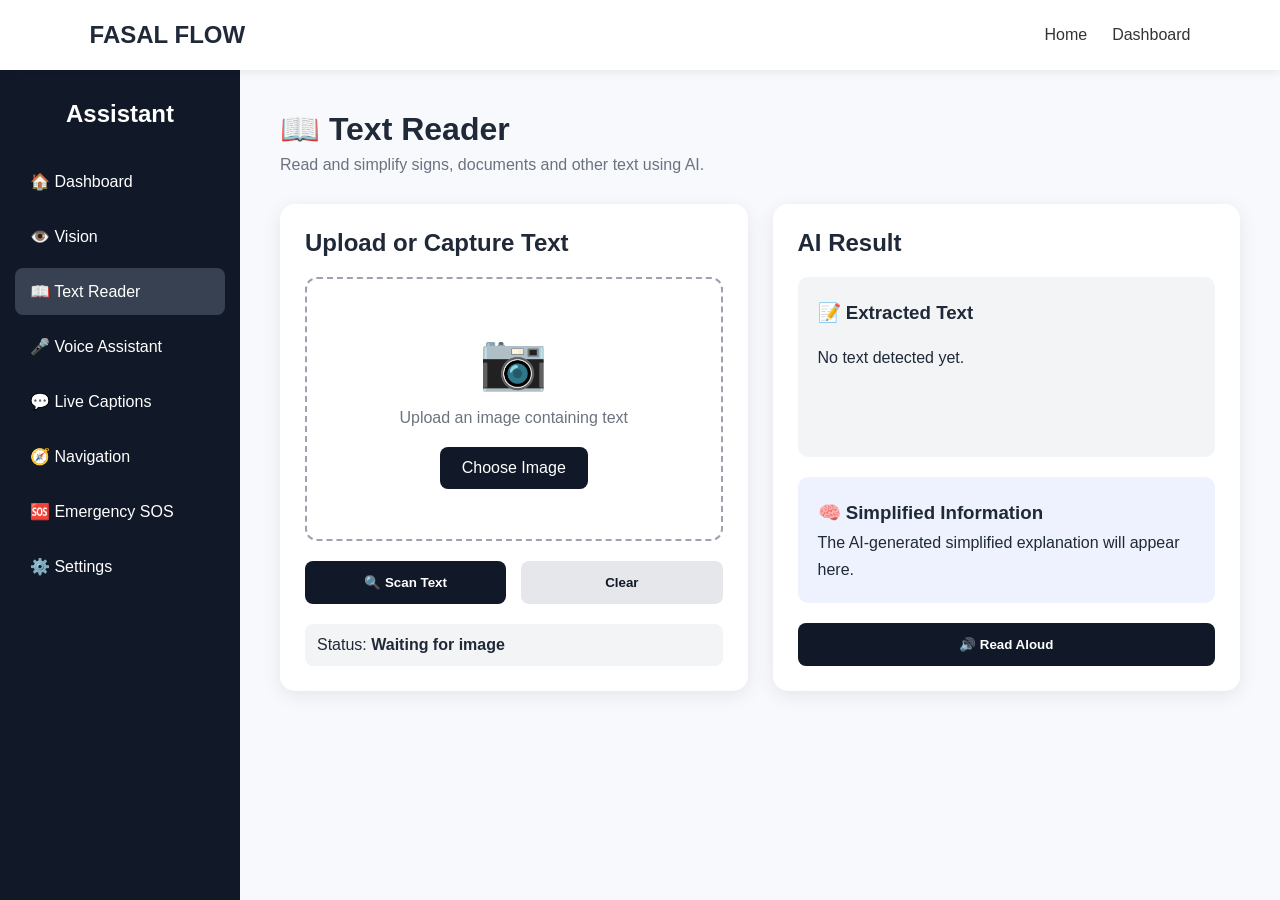
<file: frontend/pages/text-reader.html>
<!DOCTYPE html>
<html lang="en">

<head>

    <meta charset="UTF-8">

    <meta name="viewport"
          content="width=device-width, initial-scale=1.0">

    <title>Text Reader - FASAL FLOW</title>

    <link rel="stylesheet" href="../style.css">


    <style>

        /* MAIN APPLICATION */

        .app-container {
            display: flex;
            min-height: calc(100vh - 70px);
        }


        /* SIDEBAR */

        .sidebar {
            width: 240px;
            background: #111827;
            color: white;
            padding: 30px 15px;
        }

        .sidebar h2 {
            text-align: center;
            margin-bottom: 30px;
        }

        .sidebar a {
            display: block;
            color: white;
            text-decoration: none;
            padding: 14px 15px;
            margin-bottom: 8px;
            border-radius: 8px;
        }

        .sidebar a:hover,
        .sidebar a.active {
            background: #374151;
        }


        /* CONTENT */

        .main-content {
            flex: 1;
            padding: 40px;
            background: #f7f9fc;
        }


        .page-title {
            margin-bottom: 30px;
        }

        .page-title h1 {
            font-size: 32px;
            margin-bottom: 8px;
        }

        .page-title p {
            color: #6b7280;
        }


        /* GRID */

        .reader-grid {
            display: grid;
            grid-template-columns: 1fr 1fr;
            gap: 25px;
        }


        /* CARD */

        .reader-card {
            background: white;
            padding: 25px;
            border-radius: 15px;
            box-shadow: 0 5px 20px rgba(0,0,0,0.08);
        }


        .reader-card h2 {
            margin-bottom: 20px;
        }


        /* UPLOAD */

        .upload-box {

            border: 2px dashed #9ca3af;

            border-radius: 12px;

            padding: 50px 20px;

            text-align: center;

            cursor: pointer;

            transition: 0.3s;

        }


        .upload-box:hover {
            background: #f9fafb;
        }


        .upload-icon {
            font-size: 55px;
            margin-bottom: 15px;
        }


        .upload-box p {
            color: #6b7280;
            margin-bottom: 20px;
        }


        .upload-button {

            display: inline-block;

            padding: 12px 22px;

            background: #111827;

            color: white;

            border-radius: 8px;

            cursor: pointer;

        }


        #imageInput {
            display: none;
        }


        /* IMAGE PREVIEW */

        .preview-container {
            margin-top: 25px;
            display: none;
        }


        .preview-container img {

            width: 100%;

            max-height: 300px;

            object-fit: contain;

            border-radius: 10px;

            border: 1px solid #e5e7eb;

        }


        /* BUTTONS */

        .action-buttons {

            display: flex;

            gap: 15px;

            margin-top: 20px;

        }


        .action-buttons button {

            flex: 1;

            padding: 14px;

            border: none;

            border-radius: 8px;

            cursor: pointer;

            font-weight: bold;

        }


        .scan-btn {

            background: #111827;

            color: white;

        }


        .clear-btn {

            background: #e5e7eb;

            color: #111827;

        }


        /* TEXT RESULT */

        .result-box {

            background: #f3f4f6;

            border-radius: 10px;

            padding: 20px;

            min-height: 180px;

            line-height: 1.7;

        }


        .result-box h3 {

            margin-bottom: 15px;

        }


        /* SIMPLIFIED */

        .simplified-box {

            margin-top: 20px;

            padding: 20px;

            background: #eef2ff;

            border-radius: 10px;

            line-height: 1.7;

        }


        .read-button {

            width: 100%;

            margin-top: 20px;

            padding: 14px;

            border: none;

            border-radius: 8px;

            background: #111827;

            color: white;

            font-weight: bold;

            cursor: pointer;

        }


        /* STATUS */

        .status {

            margin-top: 20px;

            padding: 12px;

            border-radius: 8px;

            background: #f3f4f6;

        }


        /* MOBILE */

        @media (max-width: 900px) {

            .reader-grid {
                grid-template-columns: 1fr;
            }

        }


        @media (max-width: 650px) {

            .app-container {
                flex-direction: column;
            }

            .sidebar {
                width: 100%;
            }

            .sidebar a {
                display: inline-block;
            }

            .main-content {
                padding: 20px;
            }

            .action-buttons {
                flex-direction: column;
            }

        }

    </style>

</head>


<body>


<!-- NAVBAR -->

<header class="navbar">

    <div class="logo">
        FASAL FLOW
    </div>

    <nav>

        <a href="../index.html">
            Home
        </a>

        <a href="dashboard.html">
            Dashboard
        </a>

    </nav>

</header>



<div class="app-container">


    <!-- SIDEBAR -->

    <aside class="sidebar">

        <h2>Assistant</h2>


        <a href="dashboard.html">
            🏠 Dashboard
        </a>


        <a href="vision.html">
            👁️ Vision
        </a>


        <a href="text-reader.html"
           class="active">

            📖 Text Reader

        </a>


        <a href="voice.html">
            🎤 Voice Assistant
        </a>


        <a href="captions.html">
            💬 Live Captions
        </a>


        <a href="navigation.html">
            🧭 Navigation
        </a>


        <a href="sos.html">
            🆘 Emergency SOS
        </a>


        <a href="settings.html">
            ⚙️ Settings
        </a>

    </aside>



    <!-- MAIN CONTENT -->

    <main class="main-content">


        <div class="page-title">

            <h1>
                📖 Text Reader
            </h1>

            <p>
                Read and simplify signs, documents and other text using AI.
            </p>

        </div>



        <div class="reader-grid">


            <!-- LEFT -->

            <div class="reader-card">

                <h2>
                    Upload or Capture Text
                </h2>


                <div
                    class="upload-box"
                    onclick="document.getElementById('imageInput').click()">


                    <div class="upload-icon">
                        📷
                    </div>


                    <p>
                        Upload an image containing text
                    </p>


                    <span class="upload-button">
                        Choose Image
                    </span>


                    <input
                        type="file"
                        id="imageInput"
                        accept="image/*"
                        onchange="previewImage(event)">

                </div>


                <!-- PREVIEW -->

                <div
                    class="preview-container"
                    id="previewContainer">

                    <img
                        id="previewImage"
                        alt="Selected image">

                </div>


                <!-- BUTTONS -->

                <div class="action-buttons">

                    <button
                        class="scan-btn"
                        onclick="scanText()">

                        🔍 Scan Text

                    </button>


                    <button
                        class="clear-btn"
                        onclick="clearReader()">

                        Clear

                    </button>

                </div>


                <div
                    class="status"
                    id="status">

                    Status:
                    <strong>Waiting for image</strong>

                </div>

            </div>



            <!-- RIGHT -->

            <div class="reader-card">

                <h2>
                    AI Result
                </h2>


                <!-- OCR -->

                <div class="result-box">

                    <h3>
                        📝 Extracted Text
                    </h3>


                    <p id="extractedText">

                        No text detected yet.

                    </p>

                </div>


                <!-- SIMPLIFIED -->

                <div class="simplified-box">

                    <h3>
                        🧠 Simplified Information
                    </h3>


                    <p id="simplifiedText">

                        The AI-generated simplified explanation
                        will appear here.

                    </p>

                </div>


                <!-- SPEAK -->

                <button
                    class="read-button"
                    onclick="readText()">

                    🔊 Read Aloud

                </button>

            </div>


        </div>

    </main>

</div>



<script>


    /* IMAGE PREVIEW */

    function previewImage(event) {

        const file =
            event.target.files[0];


        if (!file) {
            return;
        }


        const reader =
            new FileReader();


        reader.onload = function(e) {

            document.getElementById(
                "previewImage"
            ).src = e.target.result;


            document.getElementById(
                "previewContainer"
            ).style.display = "block";


            document.getElementById(
                "status"
            ).innerHTML =
                "Status: <strong>Image selected</strong>";

        };


        reader.readAsDataURL(file);

    }



    /* SCAN TEXT */

    function scanText() {

        const file =
            document.getElementById(
                "imageInput"
            ).files[0];


        if (!file) {

            alert(
                "Please choose an image first."
            );

            return;

        }


        document.getElementById(
            "status"
        ).innerHTML =
            "Status: <strong>Scanning...</strong>";


        /*
            TEMPORARY DEMO

            Later:

            Image
              ↓
            FastAPI
              ↓
            EasyOCR / Tesseract
              ↓
            Extracted Text
              ↓
            LLM
              ↓
            Simplified Information
        */


        setTimeout(function() {


            document.getElementById(
                "extractedText"
            ).textContent =
                "Passengers are requested to proceed to Platform 3. Chennai Express departure is scheduled for 6:40 PM.";


            document.getElementById(
                "simplifiedText"
            ).textContent =
                "Go to Platform 3. The Chennai Express leaves at 6:40 PM.";


            document.getElementById(
                "status"
            ).innerHTML =
                "Status: <strong>Text detected successfully</strong>";


        }, 1500);

    }



    /* READ ALOUD */

    function readText() {

        const text =
            document.getElementById(
                "simplifiedText"
            ).textContent;


        if (
            "speechSynthesis"
            in window
        ) {

            window.speechSynthesis.cancel();


            const speech =
                new SpeechSynthesisUtterance(
                    text
                );


            speech.rate = 0.9;


            window.speechSynthesis.speak(
                speech
            );

        }

        else {

            alert(
                "Text-to-speech is not supported in this browser."
            );

        }

    }



    /* CLEAR */

    function clearReader() {

        document.getElementById(
            "imageInput"
        ).value = "";


        document.getElementById(
            "previewContainer"
        ).style.display = "none";


        document.getElementById(
            "extractedText"
        ).textContent =
            "No text detected yet.";


        document.getElementById(
            "simplifiedText"
        ).textContent =
            "The AI-generated simplified explanation will appear here.";


        document.getElementById(
            "status"
        ).innerHTML =
            "Status: <strong>Waiting for image</strong>";

    }

</script>


</body>

</html>
</file>
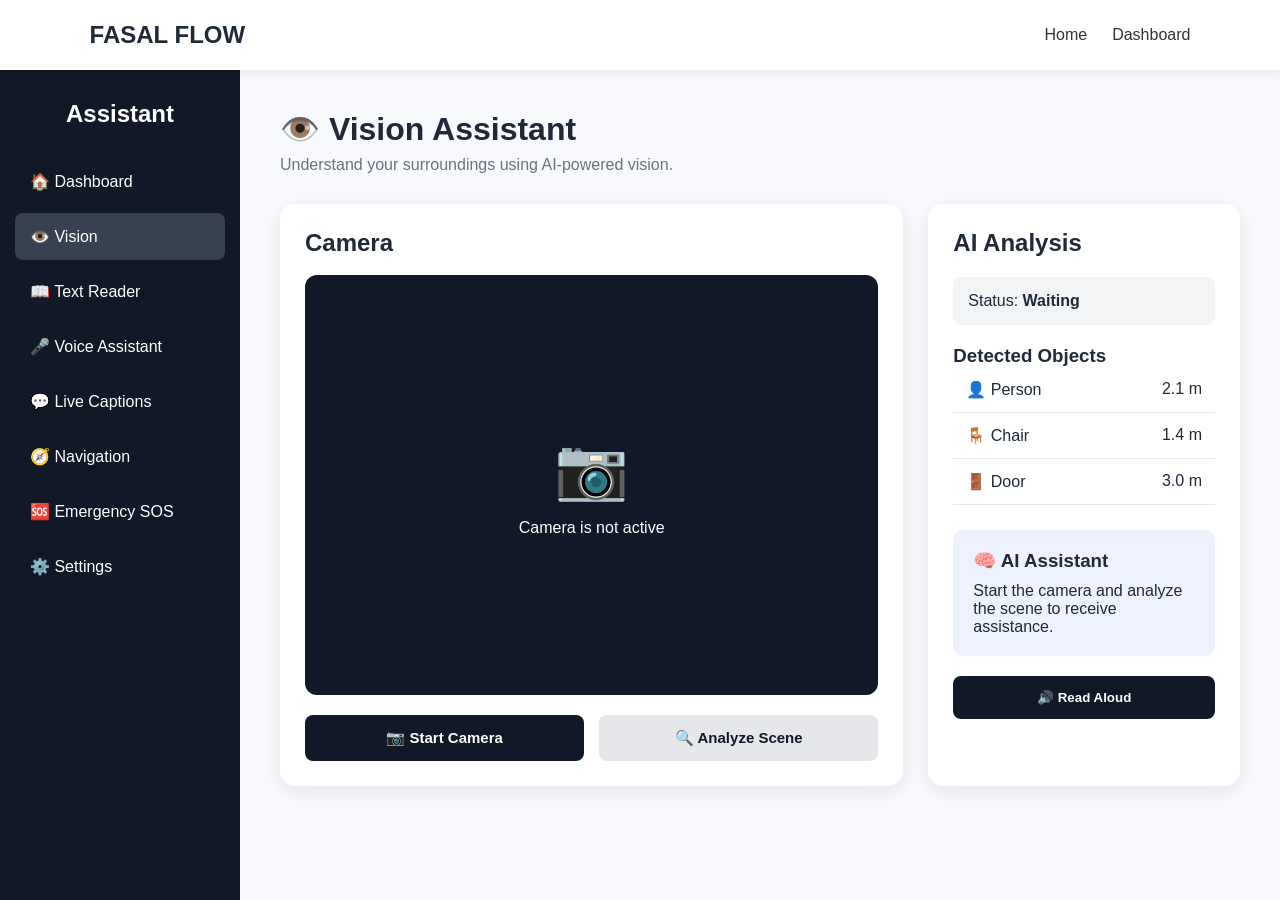
<file: frontend/pages/vision.html>
<!DOCTYPE html>
<html lang="en">

<head>

    <meta charset="UTF-8">

    <meta name="viewport"
          content="width=device-width, initial-scale=1.0">

    <title>Vision Assistant - FASAL FLOW</title>

    <link rel="stylesheet" href="../style.css">

    <style>

        /* PAGE */

        .app-container {
            display: flex;
            min-height: calc(100vh - 70px);
        }

        /* SIDEBAR */

        .sidebar {
            width: 240px;
            background: #111827;
            color: white;
            padding: 30px 15px;
        }

        .sidebar h2 {
            text-align: center;
            margin-bottom: 30px;
        }

        .sidebar a {
            display: block;
            color: white;
            text-decoration: none;
            padding: 14px 15px;
            margin-bottom: 8px;
            border-radius: 8px;
        }

        .sidebar a:hover,
        .sidebar a.active {
            background: #374151;
        }

        /* MAIN */

        .main-content {
            flex: 1;
            padding: 40px;
            background: #f7f9fc;
        }

        .page-title {
            margin-bottom: 30px;
        }

        .page-title h1 {
            font-size: 32px;
            margin-bottom: 8px;
        }

        .page-title p {
            color: #6b7280;
        }

        /* VISION GRID */

        .vision-grid {
            display: grid;
            grid-template-columns: 2fr 1fr;
            gap: 25px;
        }

        /* CAMERA */

        .camera-card {
            background: white;
            padding: 25px;
            border-radius: 15px;
            box-shadow: 0 5px 20px rgba(0,0,0,0.08);
        }

        .camera-box {
            background: #111827;
            height: 420px;
            border-radius: 12px;
            display: flex;
            align-items: center;
            justify-content: center;
            overflow: hidden;
        }

        #camera {
            width: 100%;
            height: 100%;
            object-fit: cover;
            display: none;
        }

        .camera-placeholder {
            text-align: center;
            color: white;
        }

        .camera-placeholder .camera-icon {
            font-size: 60px;
            margin-bottom: 15px;
        }

        .camera-buttons {
            display: flex;
            gap: 15px;
            margin-top: 20px;
        }

        .camera-buttons button {
            flex: 1;
            padding: 14px;
            border: none;
            border-radius: 8px;
            cursor: pointer;
            font-weight: bold;
            font-size: 15px;
        }

        .start-btn {
            background: #111827;
            color: white;
        }

        .analyze-btn {
            background: #e5e7eb;
            color: #111827;
        }

        /* RESULT */

        .result-card {
            background: white;
            padding: 25px;
            border-radius: 15px;
            box-shadow: 0 5px 20px rgba(0,0,0,0.08);
        }

        .result-card h2 {
            margin-bottom: 20px;
        }

        .status {
            background: #f3f4f6;
            padding: 15px;
            border-radius: 8px;
            margin-bottom: 20px;
        }

        .status span {
            font-weight: bold;
        }

        .detected-object {
            display: flex;
            justify-content: space-between;
            padding: 13px;
            border-bottom: 1px solid #e5e7eb;
        }

        .ai-message {
            margin-top: 25px;
            padding: 20px;
            background: #eef2ff;
            border-radius: 10px;
        }

        .ai-message h3 {
            margin-bottom: 10px;
        }

        .speak-btn {
            width: 100%;
            padding: 14px;
            margin-top: 20px;
            border: none;
            border-radius: 8px;
            background: #111827;
            color: white;
            font-weight: bold;
            cursor: pointer;
        }

        /* MOBILE */

        @media (max-width: 900px) {

            .sidebar {
                width: 180px;
            }

            .vision-grid {
                grid-template-columns: 1fr;
            }

        }

        @media (max-width: 650px) {

            .app-container {
                flex-direction: column;
            }

            .sidebar {
                width: 100%;
            }

            .sidebar a {
                display: inline-block;
                margin-right: 5px;
            }

            .main-content {
                padding: 20px;
            }

            .camera-box {
                height: 300px;
            }

            .camera-buttons {
                flex-direction: column;
            }

        }

    </style>

</head>


<body>


<!-- NAVBAR -->

<header class="navbar">

    <div class="logo">
        FASAL FLOW
    </div>

    <nav>

        <a href="../index.html">
            Home
        </a>

        <a href="dashboard.html">
            Dashboard
        </a>

    </nav>

</header>



<div class="app-container">


    <!-- SIDEBAR -->

    <aside class="sidebar">

        <h2>Assistant</h2>

        <a href="dashboard.html">
            🏠 Dashboard
        </a>

        <a href="vision.html" class="active">
            👁️ Vision
        </a>

        <a href="text-reader.html">
            📖 Text Reader
        </a>

        <a href="voice.html">
            🎤 Voice Assistant
        </a>

        <a href="captions.html">
            💬 Live Captions
        </a>

        <a href="navigation.html">
            🧭 Navigation
        </a>

        <a href="sos.html">
            🆘 Emergency SOS
        </a>

        <a href="settings.html">
            ⚙️ Settings
        </a>

    </aside>



    <!-- MAIN -->

    <main class="main-content">


        <div class="page-title">

            <h1>
                👁️ Vision Assistant
            </h1>

            <p>
                Understand your surroundings using AI-powered vision.
            </p>

        </div>



        <div class="vision-grid">


            <!-- CAMERA -->

            <div class="camera-card">

                <h2>
                    Camera
                </h2>

                <br>


                <div class="camera-box">

                    <video
                        id="camera"
                        autoplay
                        playsinline>
                    </video>


                    <div
                        class="camera-placeholder"
                        id="placeholder">

                        <div class="camera-icon">
                            📷
                        </div>

                        <p>
                            Camera is not active
                        </p>

                    </div>

                </div>


                <div class="camera-buttons">

                    <button
                        class="start-btn"
                        onclick="startCamera()">

                        📷 Start Camera

                    </button>


                    <button
                        class="analyze-btn"
                        onclick="analyzeScene()">

                        🔍 Analyze Scene

                    </button>

                </div>

            </div>



            <!-- RESULTS -->

            <div class="result-card">

                <h2>
                    AI Analysis
                </h2>


                <div class="status">

                    Status:
                    <span id="status">
                        Waiting
                    </span>

                </div>


                <h3>
                    Detected Objects
                </h3>


                <div class="detected-object">

                    <span>👤 Person</span>

                    <span>2.1 m</span>

                </div>


                <div class="detected-object">

                    <span>🪑 Chair</span>

                    <span>1.4 m</span>

                </div>


                <div class="detected-object">

                    <span>🚪 Door</span>

                    <span>3.0 m</span>

                </div>



                <div class="ai-message">

                    <h3>
                        🧠 AI Assistant
                    </h3>

                    <p id="aiResult">

                        Start the camera and analyze the scene
                        to receive assistance.

                    </p>

                </div>


                <button
                    class="speak-btn"
                    onclick="speakResult()">

                    🔊 Read Aloud

                </button>

            </div>


        </div>

    </main>

</div>



<script>

    let cameraStream = null;


    async function startCamera() {

        try {

            cameraStream =
                await navigator.mediaDevices.getUserMedia({
                    video: true,
                    audio: false
                });


            const video =
                document.getElementById("camera");

            video.srcObject = cameraStream;

            video.style.display = "block";

            document.getElementById("placeholder")
                .style.display = "none";

            document.getElementById("status")
                .textContent = "Camera Active";

        }

        catch (error) {

            alert(
                "Unable to access camera. Please allow camera permission."
            );

            console.error(error);

        }

    }



    function analyzeScene() {

        document.getElementById("status")
            .textContent = "Analyzing...";


        /*
            TEMPORARY DEMO RESPONSE

            Later this will become:

            Camera
                ↓
            Image Capture
                ↓
            FastAPI
                ↓
            YOLO
                ↓
            VLM
                ↓
            Context Prioritization
                ↓
            Response
        */


        setTimeout(function() {

            document.getElementById("status")
                .textContent = "Analysis Complete";


            document.getElementById("aiResult")
                .textContent =
                "A chair is approximately 1.4 metres ahead of you. There is a person to your left.";

        }, 1500);

    }



    function speakResult() {

        const text =
            document.getElementById("aiResult")
            .textContent;


        if ("speechSynthesis" in window) {

            const speech =
                new SpeechSynthesisUtterance(text);

            speech.rate = 0.9;

            window.speechSynthesis.speak(speech);

        }

        else {

            alert(
                "Text-to-speech is not supported in this browser."
            );

        }

    }

</script>


</body>

</html>
</file>
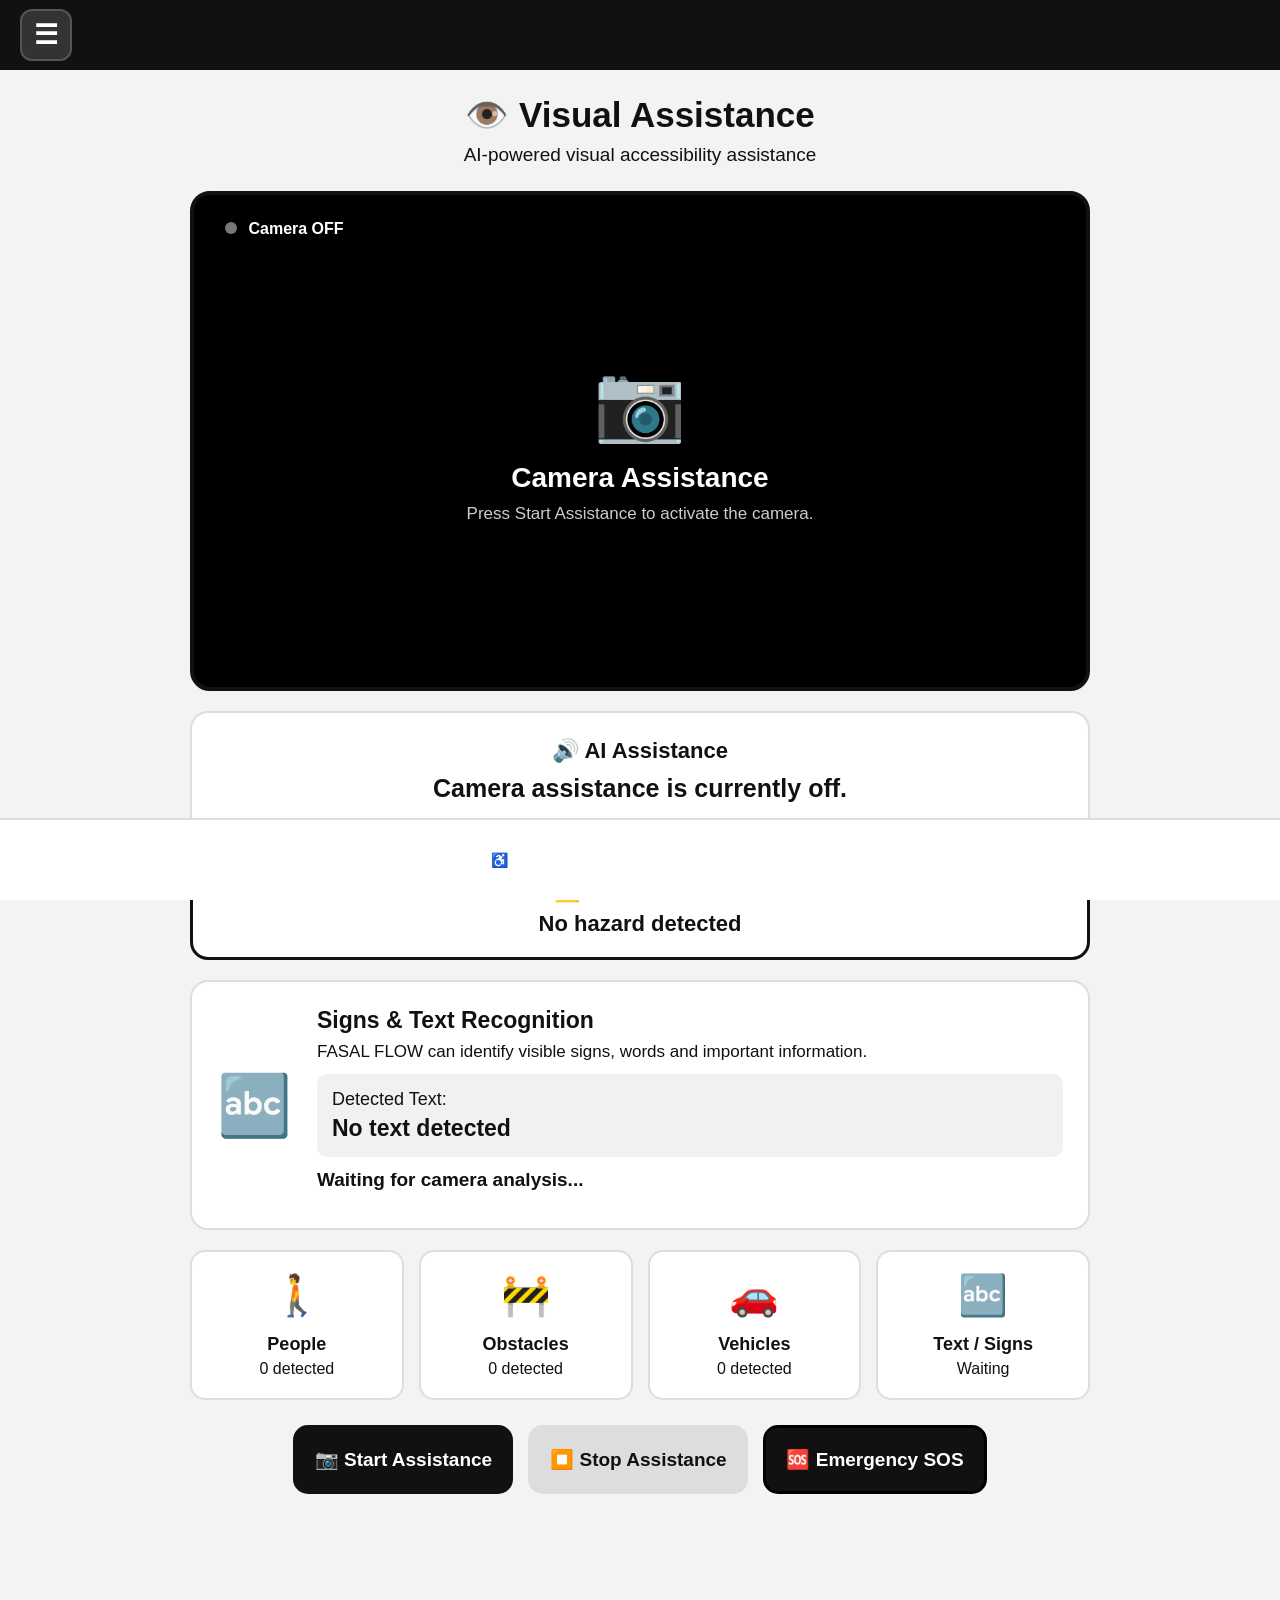
<file: frontend/pages/visual_dashboard.html>
<!DOCTYPE html>
<html lang="en">

<head>

    <meta charset="UTF-8">

    <meta
        name="viewport"
        content="width=device-width, initial-scale=1.0">

    <title>Visual Assistance</title>

    <link
        rel="stylesheet"
        href="../style.css">


    <style>

        /* =====================================
           VISUAL DASHBOARD
        ===================================== */

        * {
            box-sizing: border-box;
        }

        body {

            margin: 0;

            background: #f3f3f3;

            color: #111;

            font-family:
                Arial,
                Helvetica,
                sans-serif;

        }


        /* =====================================
           HEADER
        ===================================== */

        .visual-header {

            width: 100%;

            height: 70px;

            background: #111;

            color: white;

            display: flex;

            align-items: center;

            justify-content: flex-start;

            padding: 0 20px;

            position: relative;

            z-index: 2000;

        }


        /* =====================================
           MENU CONTAINER
        ===================================== */

        .menu-container {

            position: relative;

            display: inline-block;

        }


        /* =====================================
           MENU BUTTON
        ===================================== */

        .menu-button {

            width: 52px;

            height: 52px;

            background: #333;

            color: white;

            border: 2px solid #555;

            border-radius: 12px;

            font-size: 27px;

            cursor: pointer;

            font-weight: bold;

            display: flex;

            align-items: center;

            justify-content: center;

            transition:
                background 0.2s ease,
                transform 0.2s ease;

        }


        .menu-button:hover {

            background: #444;

            transform: scale(1.04);

        }


        .menu-button:active {

            transform: scale(0.96);

        }


        .menu-button:focus {

            outline: 3px solid #aaa;

            outline-offset: 3px;

        }


        /* =====================================
           DROPDOWN MENU
        ===================================== */

        .menu-dropdown {

            position: absolute;

            top: calc(100% + 10px);

            left: 0;

            width: 230px;

            background: #222;

            border: 2px solid #555;

            border-radius: 14px;

            padding: 8px;

            box-shadow:
                0 10px 30px
                rgba(0, 0, 0, 0.45);

            display: none;

            z-index: 3000;

        }


        .menu-dropdown.show {

            display: block;

        }


        /* =====================================
           MENU ITEM
        ===================================== */

        .menu-item {

            width: 100%;

            min-height: 52px;

            background: transparent;

            color: white;

            border: none;

            border-radius: 10px;

            padding: 12px 15px;

            margin: 2px 0;

            text-align: left;

            font-size: 17px;

            font-weight: 600;

            cursor: pointer;

            display: flex;

            align-items: center;

            gap: 13px;

            transition:
                background 0.2s ease,
                padding-left 0.2s ease;

        }


        .menu-item:hover {

            background: #3a3a3a;

            padding-left: 19px;

        }


        .menu-item:active {

            background: #444;

        }


        .menu-item:focus {

            outline: 3px solid #888;

            outline-offset: -3px;

        }


        /* =====================================
           MENU ICON
        ===================================== */

        .menu-icon {

            width: 28px;

            min-width: 28px;

            text-align: center;

            font-size: 20px;

        }


        /* =====================================
           HOME MENU ITEM
        ===================================== */

        .home-item {

            background: #333;

            margin-bottom: 6px;

        }


        .home-item:hover {

            background: #444;

        }


        /* =====================================
           LOGOUT
        ===================================== */

        .menu-item.logout {

            margin-top: 6px;

            padding-top: 14px;

            border-top:
                1px solid #555;

            color: #ff6b6b;

            border-radius:
                0 0 10px 10px;

        }


        .menu-item.logout:hover {

            background: #3a3a3a;

            color: #ff8585;

        }


        /* =====================================
           MAIN
        ===================================== */

        .visual-container {

            max-width: 1100px;

            margin: auto;

            padding: 25px;

            padding-bottom: 100px;

        }


        /* =====================================
           TITLE
        ===================================== */

        .visual-title {

            text-align: center;

            margin-bottom: 25px;

        }


        .visual-title h1 {

            font-size: 35px;

            margin-bottom: 8px;

        }


        .visual-title p {

            font-size: 19px;

        }


        /* =====================================
           CAMERA
        ===================================== */

        .camera-wrapper {

            position: relative;

            max-width: 900px;

            height: 500px;

            margin: auto;

            background: #000;

            border-radius: 20px;

            overflow: hidden;

            border: 4px solid #111;

        }


        #camera {

            width: 100%;

            height: 100%;

            object-fit: cover;

            display: none;

        }


        .camera-placeholder {

            position: absolute;

            inset: 0;

            display: flex;

            flex-direction: column;

            justify-content: center;

            align-items: center;

            color: white;

            text-align: center;

        }


        .camera-icon {

            font-size: 75px;

            margin-bottom: 15px;

        }


        .camera-placeholder h2 {

            font-size: 28px;

        }


        .camera-placeholder p {

            margin-top: 10px;

            font-size: 17px;

            color: #ccc;

        }


        /* =====================================
           CAMERA STATUS
        ===================================== */

        .camera-status {

            position: absolute;

            top: 15px;

            left: 15px;

            background:
                rgba(0, 0, 0, 0.8);

            color: white;

            padding: 10px 16px;

            border-radius: 25px;

            z-index: 10;

            font-weight: bold;

        }


        .status-dot {

            width: 12px;

            height: 12px;

            background: #777;

            display: inline-block;

            border-radius: 50%;

            margin-right: 7px;

        }


        .status-dot.active {

            background: #00c853;

        }


        /* =====================================
           DETECTION BOXES
        ===================================== */

        .detection-box {

            position: absolute;

            display: none;

            border: 3px solid white;

            background:
                rgba(0, 0, 0, 0.8);

            color: white;

            padding: 8px 12px;

            border-radius: 8px;

            font-size: 16px;

            font-weight: bold;

            z-index: 5;

        }


        .person-box {

            top: 25%;

            left: 45%;

        }


        .obstacle-box {

            bottom: 25%;

            left: 35%;

        }


        .vehicle-box {

            top: 35%;

            right: 15%;

        }


        .sign-box {

            top: 15%;

            left: 25%;

        }


        /* =====================================
           AI MESSAGE
        ===================================== */

        .ai-message {

            max-width: 900px;

            margin: 20px auto;

            padding: 25px;

            background: white;

            border-radius: 18px;

            border: 2px solid #ddd;

            text-align: center;

        }


        .ai-message h2 {

            font-size: 22px;

            margin-bottom: 10px;

        }


        #aiMessage {

            font-size: 25px;

            font-weight: bold;

            min-height: 35px;

        }


        /* =====================================
           HAZARD
        ===================================== */

        .hazard-panel {

            max-width: 900px;

            margin: 20px auto;

            padding: 20px;

            background: white;

            border-radius: 18px;

            border: 3px solid #111;

            text-align: center;

        }


        .hazard-panel h2 {

            font-size: 21px;

        }


        #hazardStatus {

            font-size: 22px;

            font-weight: bold;

            margin-top: 8px;

        }


        /* =====================================
           TEXT READER
        ===================================== */

        .text-panel {

            max-width: 900px;

            margin: 20px auto;

            padding: 25px;

            background: white;

            border-radius: 18px;

            border: 2px solid #ddd;

            display: flex;

            gap: 25px;

            align-items: center;

        }


        .text-icon {

            font-size: 60px;

            min-width: 75px;

            text-align: center;

        }


        .text-content {

            flex: 1;

        }


        .text-content h2 {

            font-size: 23px;

            margin-bottom: 8px;

        }


        .text-content p {

            font-size: 17px;

            margin-bottom: 12px;

        }


        .detected-text {

            background: #f1f1f1;

            padding: 15px;

            border-radius: 10px;

            font-size: 18px;

        }


        #detectedText {

            display: block;

            font-size: 23px;

            font-weight: bold;

            margin-top: 5px;

        }


        #textExplanation {

            font-size: 19px;

            font-weight: bold;

            margin-top: 12px;

        }


        /* =====================================
           DETECTION INFORMATION
        ===================================== */

        .detection-info {

            max-width: 900px;

            margin: 20px auto;

            display: grid;

            grid-template-columns:
                repeat(4, 1fr);

            gap: 15px;

        }


        .detection-card {

            background: white;

            border: 2px solid #ddd;

            border-radius: 15px;

            padding: 20px;

            text-align: center;

        }


        .detection-card .icon {

            font-size: 40px;

        }


        .detection-card h3 {

            margin-top: 8px;

            font-size: 18px;

        }


        .detection-card p {

            margin-top: 5px;

            font-size: 16px;

        }


        /* =====================================
           BUTTONS
        ===================================== */

        .controls {

            max-width: 900px;

            margin: 25px auto;

            display: flex;

            justify-content: center;

            gap: 15px;

            flex-wrap: wrap;

        }


        .control-button {

            min-width: 220px;

            padding: 20px;

            border: none;

            border-radius: 15px;

            font-size: 19px;

            font-weight: bold;

            cursor: pointer;

        }


        .start-button {

            background: #111;

            color: white;

        }


        .stop-button {

            background: #ddd;

            color: #111;

        }


        .sos-button {

            background: #111;

            color: white;

            border: 3px solid #000;

        }


        .control-button:hover {

            transform: scale(1.03);

        }


        .control-button:focus {

            outline: 4px solid #555;

            outline-offset: 3px;

        }


        /* =====================================
           FOOTER
        ===================================== */

        .visual-footer {

            position: fixed;

            bottom: 0;

            left: 0;

            right: 0;

            height: 60px;

            background: white;

            border-top: 2px solid #ddd;

            display: flex;

            align-items: center;

            justify-content: center;

            font-size: 14px;

            z-index: 100;

        }


        /* =====================================
           MOBILE
        ===================================== */

        @media (max-width: 700px) {

            .visual-header {

                height: 60px;

                padding: 0 12px;

            }


            .menu-button {

                width: 46px;

                height: 46px;

                font-size: 24px;

            }


            .menu-dropdown {

                width: 215px;

            }


            .visual-container {

                padding:
                    18px 12px 90px;

            }


            .visual-title h1 {

                font-size: 28px;

            }


            .camera-wrapper {

                height: 380px;

            }


            .detection-info {

                grid-template-columns:
                    repeat(2, 1fr);

            }


            .text-panel {

                flex-direction: column;

                text-align: center;

            }


            .control-button {

                width: 100%;

            }


            #aiMessage {

                font-size: 21px;

            }

        }

    </style>

</head>


<body>


    <!-- =====================================
         HEADER
    ===================================== -->

    <header class="visual-header">

        <div class="menu-container">


            <!-- MENU BUTTON -->

            <button
                type="button"
                class="menu-button"
                id="menuButton"
                onclick="toggleMenu()"
                aria-label="Open menu"
                aria-expanded="false">

                ☰

            </button>


            <!-- =================================
                 DROPDOWN MENU
            ================================= -->

            <div
                class="menu-dropdown"
                id="menuDropdown">


                <!-- HOME -->

                <button
                    type="button"
                    class="menu-item home-item"
                    onclick="goHome()">

                    <span class="menu-icon">
                        🏠
                    </span>

                    <span>
                        Home
                    </span>

                </button>


                <!-- SETTINGS -->

                <button
                    type="button"
                    class="menu-item"
                    onclick="goToSettings()">

                    <span class="menu-icon">
                        ⚙️
                    </span>

                    <span>
                        Settings
                    </span>

                </button>


                <!-- ABOUT -->

                <button
                    type="button"
                    class="menu-item"
                    onclick="showAbout()">

                    <span class="menu-icon">
                        ℹ️
                    </span>

                    <span>
                        About
                    </span>

                </button>


                <!-- LOGOUT -->

                <button
                    type="button"
                    class="menu-item logout"
                    onclick="logout()">

                    <span class="menu-icon">
                        🚪
                    </span>

                    <span>
                        Logout
                    </span>

                </button>


            </div>

        </div>

    </header>



    <!-- =====================================
         MAIN
    ===================================== -->

    <main class="visual-container">


        <!-- TITLE -->

        <section class="visual-title">

            <h1>
                👁️ Visual Assistance
            </h1>

            <p>
                AI-powered visual accessibility
                assistance
            </p>

        </section>



        <!-- =================================
             CAMERA
        ================================= -->

        <section class="camera-wrapper">


            <video
                id="camera"
                autoplay
                playsinline>
            </video>


            <!-- CAMERA PLACEHOLDER -->

            <div
                class="camera-placeholder"
                id="cameraPlaceholder">

                <div class="camera-icon">
                    📷
                </div>

                <h2>
                    Camera Assistance
                </h2>

                <p>
                    Press Start Assistance
                    to activate the camera.
                </p>

            </div>


            <!-- CAMERA STATUS -->

            <div class="camera-status">

                <span
                    class="status-dot"
                    id="statusDot">
                </span>

                <span id="cameraStatus">
                    Camera OFF
                </span>

            </div>


            <!-- PERSON -->

            <div
                class="detection-box person-box"
                id="personBox">

                🚶 Person

            </div>


            <!-- OBSTACLE -->

            <div
                class="detection-box obstacle-box"
                id="obstacleBox">

                🚧 Obstacle

            </div>


            <!-- VEHICLE -->

            <div
                class="detection-box vehicle-box"
                id="vehicleBox">

                🚗 Vehicle

            </div>


            <!-- SIGN -->

            <div
                class="detection-box sign-box"
                id="signBox">

                🔤 SIGN

            </div>


        </section>



        <!-- =================================
             AI MESSAGE
        ================================= -->

        <section class="ai-message">

            <h2>
                🔊 AI Assistance
            </h2>

            <p id="aiMessage">
                Camera assistance is
                currently off.
            </p>

        </section>



        <!-- =================================
             HAZARD
        ================================= -->

        <section class="hazard-panel">

            <h2>
                ⚠️ Hazard Status
            </h2>

            <p id="hazardStatus">
                No hazard detected
            </p>

        </section>



        <!-- =================================
             TEXT & SIGN
        ================================= -->

        <section class="text-panel">


            <div class="text-icon">
                🔤
            </div>


            <div class="text-content">

                <h2>
                    Signs & Text Recognition
                </h2>

                <p>
                    FASAL FLOW can identify
                    visible signs, words and
                    important information.
                </p>


                <div class="detected-text">

                    Detected Text:

                    <strong id="detectedText">
                        No text detected
                    </strong>

                </div>


                <p id="textExplanation">
                    Waiting for camera analysis...
                </p>

            </div>

        </section>



        <!-- =================================
             DETECTION INFORMATION
        ================================= -->

        <section class="detection-info">


            <!-- PEOPLE -->

            <div class="detection-card">

                <div class="icon">
                    🚶
                </div>

                <h3>
                    People
                </h3>

                <p id="peopleCount">
                    0 detected
                </p>

            </div>


            <!-- OBSTACLES -->

            <div class="detection-card">

                <div class="icon">
                    🚧
                </div>

                <h3>
                    Obstacles
                </h3>

                <p id="obstacleCount">
                    0 detected
                </p>

            </div>


            <!-- VEHICLES -->

            <div class="detection-card">

                <div class="icon">
                    🚗
                </div>

                <h3>
                    Vehicles
                </h3>

                <p id="vehicleCount">
                    0 detected
                </p>

            </div>


            <!-- TEXT -->

            <div class="detection-card">

                <div class="icon">
                    🔤
                </div>

                <h3>
                    Text / Signs
                </h3>

                <p id="textStatus">
                    Waiting
                </p>

            </div>


        </section>



        <!-- =================================
             CONTROLS
        ================================= -->

        <section class="controls">


            <button
                type="button"
                class="control-button start-button"
                onclick="startAssistance()">

                📷 Start Assistance

            </button>


            <button
                type="button"
                class="control-button stop-button"
                onclick="stopAssistance()">

                ⏹️ Stop Assistance

            </button>


            <button
                type="button"
                class="control-button sos-button"
                onclick="emergencySOS()">

                🆘 Emergency SOS

            </button>


        </section>


    </main>



    <!-- =====================================
         FOOTER
    ===================================== -->

    <footer class="visual-footer">

        ♿ FASAL FLOW • Visual Accessibility Assistant

    </footer>



    <!-- =====================================
         EXISTING GLOBAL JAVASCRIPT
    ===================================== -->

    <script src="../script.js"></script>


    <script>

        /* =====================================
           VARIABLES
        ===================================== */

        let cameraStream = null;

        let assistanceRunning = false;

        let detectionTimer = null;

        let textDetectionTimer = null;



        /* =====================================
           MENU
        ===================================== */

        function toggleMenu() {

            const dropdown =
                document.getElementById(
                    "menuDropdown"
                );

            const menuButton =
                document.getElementById(
                    "menuButton"
                );


            if (!dropdown) {
                return;
            }


            const isOpen =
                dropdown.classList.contains(
                    "show"
                );


            if (isOpen) {

                closeMenu();

            } else {

                openMenu();

            }

        }



        /* =====================================
           OPEN MENU
        ===================================== */

        function openMenu() {

            const dropdown =
                document.getElementById(
                    "menuDropdown"
                );

            const menuButton =
                document.getElementById(
                    "menuButton"
                );


            dropdown.classList.add("show");


            if (menuButton) {

                menuButton.setAttribute(
                    "aria-expanded",
                    "true"
                );

            }

        }



        /* =====================================
           CLOSE MENU
        ===================================== */

        function closeMenu() {

            const dropdown =
                document.getElementById(
                    "menuDropdown"
                );

            const menuButton =
                document.getElementById(
                    "menuButton"
                );


            if (dropdown) {

                dropdown.classList.remove(
                    "show"
                );

            }


            if (menuButton) {

                menuButton.setAttribute(
                    "aria-expanded",
                    "false"
                );

            }

        }



        /* =====================================
           CLOSE MENU OUTSIDE CLICK
        ===================================== */

        document.addEventListener(
            "click",
            function(event) {

                const container =
                    document.querySelector(
                        ".menu-container"
                    );


                if (!container) {
                    return;
                }


                if (
                    !container.contains(
                        event.target
                    )
                ) {

                    closeMenu();

                }

            }
        );



        /* =====================================
           HOME
        ===================================== */
        function goHome() {
    window.location.href = "/Accessibility%20Assistant/frontend/pages/dashboard.html";
}



        /* =====================================
           SETTINGS
        ===================================== */

        function goToSettings() {

            closeMenu();


            window.location.href =
                "settings.html";

        }



        /* =====================================
           ABOUT
        ===================================== */

        function showAbout() {

            closeMenu();


            alert(

                "♿ FASAL FLOW\n\n" +

                "Visual Accessibility Assistant\n\n" +

                "Version 1.0\n\n" +

                "Helping users with visual impairments " +

                "navigate their surroundings safely."

            );

        }



        /* =====================================
           LOGOUT
        ===================================== */

        function logout() {

            closeMenu();


            const confirmed =
                confirm(
                    "Are you sure you want to logout?"
                );


            if (!confirmed) {
                return;
            }


            if (assistanceRunning) {

                stopAssistance();

            }


            localStorage.removeItem(
                "user"
            );


            window.location.href =
                "login.html";

        }



        /* =====================================
           START CAMERA
        ===================================== */

        async function startCamera() {

            try {

                if (
                    !navigator.mediaDevices ||
                    !navigator.mediaDevices.getUserMedia
                ) {

                    throw new Error(
                        "Camera API not supported"
                    );

                }


                cameraStream =
                    await navigator.mediaDevices
                        .getUserMedia({

                            video: {

                                facingMode: {
                                    ideal:
                                        "environment"
                                }

                            },

                            audio: false

                        });


                const video =
                    document.getElementById(
                        "camera"
                    );


                video.srcObject =
                    cameraStream;


                video.style.display =
                    "block";


                document.getElementById(
                    "cameraPlaceholder"
                ).style.display =
                    "none";


                document.getElementById(
                    "statusDot"
                ).classList.add(
                    "active"
                );


                document.getElementById(
                    "cameraStatus"
                ).innerText =
                    "Camera ACTIVE";


                return true;

            }


            catch (error) {

                console.error(
                    "Camera error:",
                    error
                );


                document.getElementById(
                    "aiMessage"
                ).innerText =
                    "Unable to access the camera. Please allow camera permission.";


                speakText(
                    "Unable to access the camera. Please allow camera permission."
                );


                return false;

            }

        }



        /* =====================================
           START ASSISTANCE
        ===================================== */

        async function startAssistance() {

            if (assistanceRunning) {

                speakText(
                    "Visual assistance is already active."
                );

                return;

            }


            const cameraStarted =
                await startCamera();


            if (!cameraStarted) {
                return;
            }


            assistanceRunning =
                true;


            document.getElementById(
                "aiMessage"
            ).innerText =
                "Visual assistance is active. Looking ahead.";


            speakText(
                "Visual assistance is active. I am looking ahead."
            );


            startRealAIDetection();

        }



        /* =====================================
           STOP ASSISTANCE
        ===================================== */

        function stopAssistance() {

            assistanceRunning =
                false;


            if (detectionTimer) {

                clearInterval(
                    detectionTimer
                );

                detectionTimer = null;

            }


            if (textDetectionTimer) {

                clearTimeout(
                    textDetectionTimer
                );

                textDetectionTimer = null;

            }


            if (cameraStream) {

                cameraStream
                    .getTracks()
                    .forEach(
                        track =>
                            track.stop()
                    );

                cameraStream =
                    null;

            }


            document.getElementById(
                "camera"
            ).style.display =
                "none";


            document.getElementById(
                "cameraPlaceholder"
            ).style.display =
                "flex";


            document.getElementById(
                "statusDot"
            ).classList.remove(
                "active"
            );


            document.getElementById(
                "cameraStatus"
            ).innerText =
                "Camera OFF";


            document.getElementById(
                "aiMessage"
            ).innerText =
                "Camera assistance is stopped.";


            document.getElementById(
                "hazardStatus"
            ).innerText =
                "No hazard detected";


            document.getElementById(
                "personBox"
            ).style.display =
                "none";


            document.getElementById(
                "obstacleBox"
            ).style.display =
                "none";


            document.getElementById(
                "vehicleBox"
            ).style.display =
                "none";


            document.getElementById(
                "signBox"
            ).style.display =
                "none";


            document.getElementById(
                "detectedText"
            ).innerText =
                "No text detected";


            document.getElementById(
                "textExplanation"
            ).innerText =
                "Waiting for camera analysis...";


            document.getElementById(
                "textStatus"
            ).innerText =
                "Waiting";


            document.getElementById(
                "peopleCount"
            ).innerText =
                "0 detected";


            document.getElementById(
                "obstacleCount"
            ).innerText =
                "0 detected";


            document.getElementById(
                "vehicleCount"
            ).innerText =
                "0 detected";


            speakText(
                "Visual assistance stopped."
            );

        }



        /* =====================================
           REAL AI DETECTION
           FastAPI + YOLO + OCR
        ===================================== */

        const AI_API_URL = "http://127.0.0.1:8000";

        let aiDetectionBusy = false;
        let lastSpokenMessage = "";
        let lastSpokenTime = 0;

        function startRealAIDetection() {

            if (!assistanceRunning) {
                return;
            }

            if (detectionTimer) {
                clearInterval(detectionTimer);
                detectionTimer = null;
            }

            // Run immediately, then every 1.5 seconds.
            detectCurrentFrame();

            detectionTimer = setInterval(
                detectCurrentFrame,
                1500
            );
        }


        async function detectCurrentFrame() {

            if (!assistanceRunning || aiDetectionBusy) {
                return;
            }

            const video =
                document.getElementById("camera");

            if (
                !video ||
                video.readyState < 2 ||
                video.videoWidth === 0 ||
                video.videoHeight === 0
            ) {
                return;
            }

            aiDetectionBusy = true;

            try {

                // Create an invisible canvas and capture the current camera frame.
                const canvas =
                    document.createElement("canvas");

                canvas.width = video.videoWidth;
                canvas.height = video.videoHeight;

                const context =
                    canvas.getContext("2d");

                context.drawImage(
                    video,
                    0,
                    0,
                    canvas.width,
                    canvas.height
                );

                // Convert the frame to JPEG.
                const blob =
                    await new Promise(resolve => {
                        canvas.toBlob(
                            resolve,
                            "image/jpeg",
                            0.80
                        );
                    });

                if (!blob) {
                    throw new Error("Could not capture camera frame.");
                }

                // Send the image to FastAPI.
                const formData =
                    new FormData();

                formData.append(
                    "file",
                    blob,
                    "camera.jpg"
                );

                const response =
                    await fetch(
                        `${AI_API_URL}/api/visual/detect`,
                        {
                            method: "POST",
                            body: formData
                        }
                    );

                if (!response.ok) {

                    let errorMessage =
                        `Backend returned HTTP ${response.status}`;

                    try {
                        const errorData =
                            await response.json();

                        if (errorData.detail) {
                            errorMessage =
                                errorData.detail;
                        }
                    } catch (e) {
                        // Keep the HTTP error message.
                    }

                    throw new Error(errorMessage);
                }

                const data =
                    await response.json();

                if (!data.success) {
                    throw new Error(
                        "AI detection failed."
                    );
                }

                updateRealAIResult(data);

            } catch (error) {

                console.error(
                    "Visual AI error:",
                    error
                );

                document.getElementById(
                    "aiMessage"
                ).innerText =
                    "Unable to connect to the Visual AI backend.";

                document.getElementById(
                    "hazardStatus"
                ).innerText =
                    "Backend connection error";

                document.getElementById(
                    "textExplanation"
                ).innerText =
                    "Make sure FastAPI is running at http://127.0.0.1:8000";

            } finally {

                aiDetectionBusy = false;
            }
        }


        function updateRealAIResult(data) {

            const analysis =
                data.analysis || {};

            const detections =
                Array.isArray(data.detections)
                    ? data.detections
                    : [];

            const people =
                Array.isArray(analysis.people)
                    ? analysis.people
                    : [];

            const obstacles =
                Array.isArray(analysis.obstacles)
                    ? analysis.obstacles
                    : [];

            const vehicles =
                Array.isArray(analysis.vehicles)
                    ? analysis.vehicles
                    : [];

            const signs =
                Array.isArray(analysis.signs)
                    ? analysis.signs
                    : [];


            /* ---------------------------------
               COUNTS
            --------------------------------- */

            document.getElementById(
                "peopleCount"
            ).innerText =
                `${people.length} detected`;

            document.getElementById(
                "obstacleCount"
            ).innerText =
                `${obstacles.length} detected`;

            document.getElementById(
                "vehicleCount"
            ).innerText =
                `${vehicles.length} detected`;

            document.getElementById(
                "textStatus"
            ).innerText =
                signs.length > 0
                    ? "Sign detected"
                    : "No sign detected";


            /* ---------------------------------
               AI MESSAGE + HAZARD
            --------------------------------- */

            const message =
                analysis.message ||
                "The path ahead appears clear.";

            const hazard =
                analysis.hazard ||
                "SAFE";

            document.getElementById(
                "aiMessage"
            ).innerText = message;

            document.getElementById(
                "hazardStatus"
            ).innerText = hazard;


            /* ---------------------------------
               DETECTION BOXES
            --------------------------------- */

            hideDetectionBoxes();

            if (people.length > 0) {
                showRealDetectionBox(
                    "personBox",
                    people[0],
                    "🚶 Person"
                );
            }

            if (obstacles.length > 0) {
                showRealDetectionBox(
                    "obstacleBox",
                    obstacles[0],
                    `🚧 ${formatClassName(obstacles[0].class_name)}`
                );
            }

            if (vehicles.length > 0) {
                showRealDetectionBox(
                    "vehicleBox",
                    vehicles[0],
                    `🚗 ${formatClassName(vehicles[0].class_name)}`
                );
            }

            if (signs.length > 0) {
                showRealDetectionBox(
                    "signBox",
                    signs[0],
                    `🔤 ${formatClassName(signs[0].class_name)}`
                );
            }


            /* ---------------------------------
               OCR / TEXT
            --------------------------------- */

            const ocr =
                data.ocr || {};

            const detectedText =
                (ocr.text || "").trim();

            if (ocr.detected && detectedText) {

                document.getElementById(
                    "detectedText"
                ).innerText =
                    detectedText;

                document.getElementById(
                    "textExplanation"
                ).innerText =
                    `Text detected: ${detectedText}`;

                document.getElementById(
                    "textStatus"
                ).innerText =
                    "Text detected";

                document.getElementById(
                    "signBox"
                ).style.display =
                    "block";

            } else if (signs.length === 0) {

                document.getElementById(
                    "detectedText"
                ).innerText =
                    "No text detected";

                document.getElementById(
                    "textExplanation"
                ).innerText =
                    "No readable sign text detected.";

            }


            /* ---------------------------------
               VOICE WARNING
            --------------------------------- */

            if (
                message &&
                hazard !== "SAFE"
            ) {

                speakWarning(
                    message
                );
            }
        }


        function showRealDetectionBox(
            elementId,
            detection,
            label
        ) {

            const box =
                document.getElementById(
                    elementId
                );

            const video =
                document.getElementById(
                    "camera"
                );

            if (!box || !video || !detection.box) {
                return;
            }

            const x1 =
                Number(detection.box.x1) || 0;

            const y1 =
                Number(detection.box.y1) || 0;

            const x2 =
                Number(detection.box.x2) || 0;

            const y2 =
                Number(detection.box.y2) || 0;

            const videoWidth =
                video.videoWidth || 1;

            const videoHeight =
                video.videoHeight || 1;

            // Convert YOLO image coordinates into percentages.
            let left =
                (x1 / videoWidth) * 100;

            let top =
                (y1 / videoHeight) * 100;

            let width =
                ((x2 - x1) / videoWidth) * 100;

            let height =
                ((y2 - y1) / videoHeight) * 100;

            // Keep values inside the camera area.
            left = Math.max(
                0,
                Math.min(95, left)
            );

            top = Math.max(
                0,
                Math.min(90, top)
            );

            width = Math.max(
                8,
                Math.min(95 - left, width)
            );

            height = Math.max(
                8,
                Math.min(90 - top, height)
            );

            box.style.left =
                `${left}%`;

            box.style.top =
                `${top}%`;

            box.style.width =
                `${width}%`;

            box.style.height =
                `${height}%`;

            box.style.bottom =
                "auto";

            box.style.right =
                "auto";

            box.innerText =
                `${label} ${Math.round(
                    (Number(detection.confidence) || 0) * 100
                )}%`;

            box.style.display =
                "block";
        }


        function hideDetectionBoxes() {

            [
                "personBox",
                "obstacleBox",
                "vehicleBox",
                "signBox"
            ].forEach(id => {

                const element =
                    document.getElementById(id);

                if (element) {
                    element.style.display =
                        "none";
                }
            });
        }


        function formatClassName(name) {

            return String(name || "object")
                .replace(/_/g, " ")
                .replace(/\b\w/g, letter =>
                    letter.toUpperCase()
                );
        }


        function speakWarning(message) {

            const now =
                Date.now();

            // Avoid repeating the same warning continuously.
            if (
                message === lastSpokenMessage &&
                now - lastSpokenTime < 5000
            ) {
                return;
            }

            lastSpokenMessage =
                message;

            lastSpokenTime =
                now;

            speakText(message);
        }


        /* =====================================
           TEXT TO SPEECH
        ===================================== */

        function speakText(
            text
        ) {

            if (
                !(
                    "speechSynthesis"
                    in window
                )
            ) {

                return;

            }


            window.speechSynthesis.cancel();


            const speech =
                new SpeechSynthesisUtterance(
                    text
                );


            speech.rate =
                0.9;

            speech.pitch =
                1;

            speech.volume =
                1;


            window.speechSynthesis.speak(
                speech
            );

        }



        /* =====================================
           EMERGENCY SOS
        ===================================== */

        function emergencySOS() {

            const confirmed =
                confirm(
                    "Do you want to activate Emergency SOS?"
                );


            if (!confirmed) {
                return;
            }


            document.getElementById(
                "aiMessage"
            ).innerText =
                "Emergency SOS activated.";


            speakText(
                "Emergency SOS activated."
            );

        }



        /* =====================================
           PAGE CLEANUP
        ===================================== */

        window.addEventListener(
            "beforeunload",
            function() {

                if (cameraStream) {

                    cameraStream
                        .getTracks()
                        .forEach(
                            track =>
                                track.stop()
                        );

                }

            }
        );

    </script>

</body>

</html>
</file>
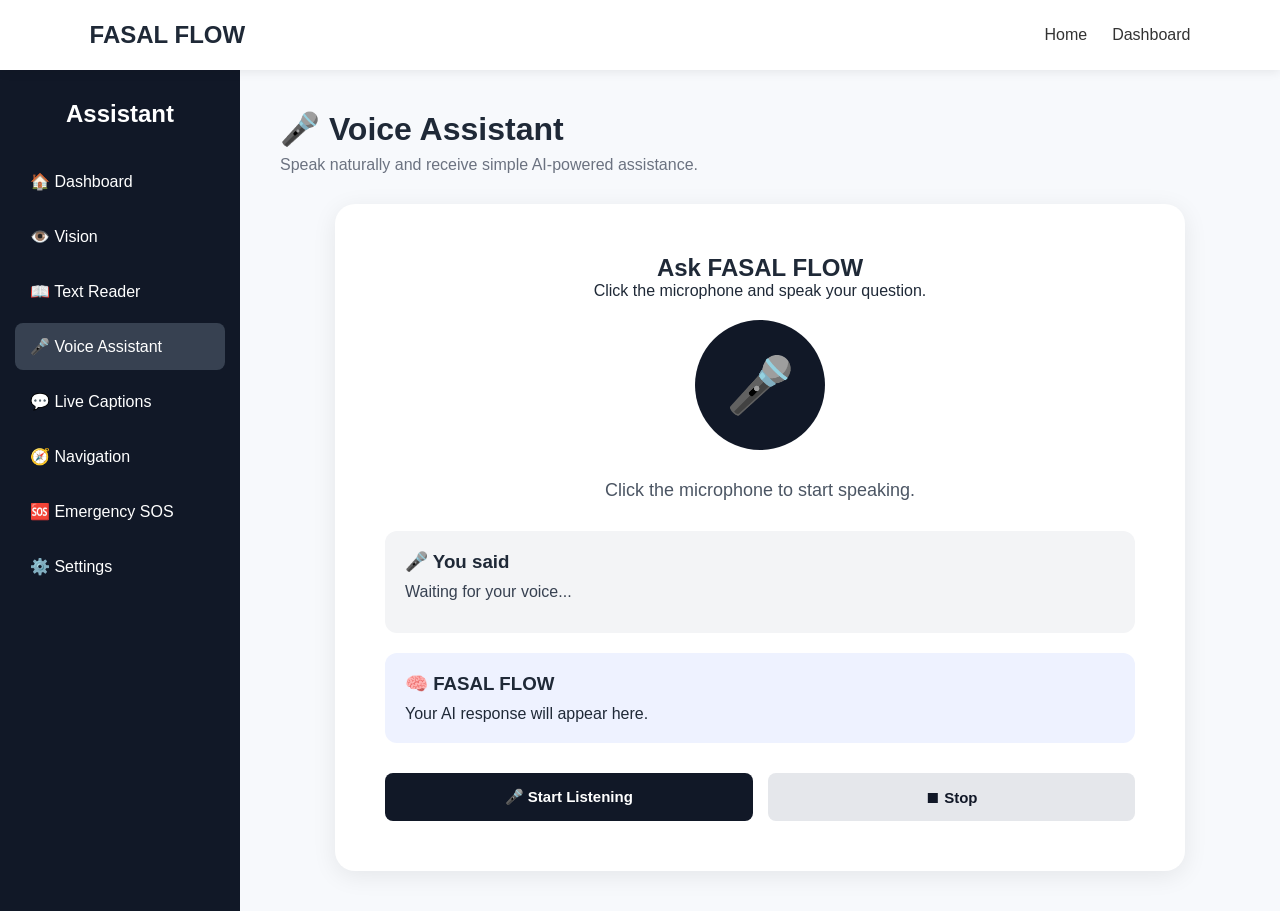
<file: frontend/pages/voice.html>
<!DOCTYPE html>
<html lang="en">

<head>

    <meta charset="UTF-8">

    <meta name="viewport"
          content="width=device-width, initial-scale=1.0">

    <title>Voice Assistant - FASAL FLOW</title>

    <link rel="stylesheet" href="../style.css">


    <style>

        .app-container {
            display: flex;
            min-height: calc(100vh - 70px);
        }


        /* SIDEBAR */

        .sidebar {
            width: 240px;
            background: #111827;
            color: white;
            padding: 30px 15px;
        }

        .sidebar h2 {
            text-align: center;
            margin-bottom: 30px;
        }

        .sidebar a {
            display: block;
            color: white;
            text-decoration: none;
            padding: 14px 15px;
            margin-bottom: 8px;
            border-radius: 8px;
        }

        .sidebar a:hover,
        .sidebar a.active {
            background: #374151;
        }


        /* MAIN */

        .main-content {
            flex: 1;
            padding: 40px;
            background: #f7f9fc;
        }


        .page-title {
            margin-bottom: 30px;
        }

        .page-title h1 {
            font-size: 32px;
            margin-bottom: 8px;
        }

        .page-title p {
            color: #6b7280;
        }


        /* VOICE CARD */

        .voice-container {
            max-width: 850px;
            margin: auto;
        }


        .voice-card {
            background: white;
            border-radius: 20px;
            padding: 50px;
            text-align: center;
            box-shadow: 0 5px 25px rgba(0,0,0,0.08);
        }


        .microphone {

            width: 130px;
            height: 130px;

            margin: 20px auto 30px;

            border-radius: 50%;

            background: #111827;

            display: flex;
            align-items: center;
            justify-content: center;

            font-size: 55px;

            cursor: pointer;

            transition: 0.3s;
        }


        .microphone:hover {
            transform: scale(1.05);
        }


        .microphone.listening {

            animation: pulse 1.2s infinite;

        }


        @keyframes pulse {

            0% {
                box-shadow: 0 0 0 0 rgba(17,24,39,0.5);
            }

            70% {
                box-shadow: 0 0 0 25px rgba(17,24,39,0);
            }

            100% {
                box-shadow: 0 0 0 0 rgba(17,24,39,0);
            }

        }


        .voice-status {

            font-size: 18px;

            margin-bottom: 30px;

            color: #4b5563;

        }


        .speech-box {

            text-align: left;

            background: #f3f4f6;

            padding: 20px;

            border-radius: 12px;

            margin-bottom: 20px;

        }


        .speech-box h3 {
            margin-bottom: 10px;
        }


        .speech-text {

            min-height: 30px;

            color: #374151;

        }


        .response-box {

            text-align: left;

            background: #eef2ff;

            padding: 20px;

            border-radius: 12px;

            margin-bottom: 30px;

        }


        .response-box h3 {
            margin-bottom: 10px;
        }


        .voice-buttons {

            display: flex;

            gap: 15px;

        }


        .voice-buttons button {

            flex: 1;

            padding: 15px;

            border: none;

            border-radius: 8px;

            cursor: pointer;

            font-size: 15px;

            font-weight: bold;

        }


        .start-voice {

            background: #111827;

            color: white;

        }


        .stop-voice {

            background: #e5e7eb;

            color: #111827;

        }


        /* MOBILE */

        @media (max-width: 650px) {

            .app-container {
                flex-direction: column;
            }

            .sidebar {
                width: 100%;
            }

            .sidebar a {
                display: inline-block;
            }

            .main-content {
                padding: 20px;
            }

            .voice-card {
                padding: 30px 20px;
            }

            .voice-buttons {
                flex-direction: column;
            }

        }

    </style>

</head>


<body>


<!-- NAVBAR -->

<header class="navbar">

    <div class="logo">
        FASAL FLOW
    </div>

    <nav>

        <a href="../index.html">
            Home
        </a>

        <a href="dashboard.html">
            Dashboard
        </a>

    </nav>

</header>



<div class="app-container">


    <!-- SIDEBAR -->

    <aside class="sidebar">

        <h2>Assistant</h2>


        <a href="dashboard.html">
            🏠 Dashboard
        </a>


        <a href="vision.html">
            👁️ Vision
        </a>


        <a href="text-reader.html">
            📖 Text Reader
        </a>


        <a href="voice.html" class="active">
            🎤 Voice Assistant
        </a>


        <a href="captions.html">
            💬 Live Captions
        </a>


        <a href="navigation.html">
            🧭 Navigation
        </a>


        <a href="sos.html">
            🆘 Emergency SOS
        </a>


        <a href="settings.html">
            ⚙️ Settings
        </a>

    </aside>



    <!-- MAIN -->

    <main class="main-content">


        <div class="page-title">

            <h1>
                🎤 Voice Assistant
            </h1>

            <p>
                Speak naturally and receive simple AI-powered assistance.
            </p>

        </div>



        <div class="voice-container">


            <div class="voice-card">


                <h2>
                    Ask FASAL FLOW
                </h2>


                <p>
                    Click the microphone and speak your question.
                </p>



                <!-- MICROPHONE -->

                <div
                    class="microphone"
                    id="microphone"
                    onclick="startListening()">

                    🎤

                </div>


                <div
                    class="voice-status"
                    id="voiceStatus">

                    Click the microphone to start speaking.

                </div>



                <!-- USER SPEECH -->

                <div class="speech-box">

                    <h3>
                        🎤 You said
                    </h3>

                    <div
                        class="speech-text"
                        id="speechText">

                        Waiting for your voice...

                    </div>

                </div>



                <!-- AI RESPONSE -->

                <div class="response-box">

                    <h3>
                        🧠 FASAL FLOW
                    </h3>

                    <div id="aiResponse">

                        Your AI response will appear here.

                    </div>

                </div>



                <!-- BUTTONS -->

                <div class="voice-buttons">

                    <button
                        class="start-voice"
                        onclick="startListening()">

                        🎤 Start Listening

                    </button>


                    <button
                        class="stop-voice"
                        onclick="stopListening()">

                        ⏹ Stop

                    </button>

                </div>


            </div>

        </div>

    </main>

</div>



<script>

    let recognition;

    let isListening = false;


    /*
        Browser Speech Recognition

        This is a FRONTEND DEMO.

        Later we can replace this with:

        Microphone
             ↓
        Audio
             ↓
        FastAPI
             ↓
        Whisper
             ↓
        LLM
             ↓
        Response
             ↓
        TTS
    */


    function startListening() {

        const SpeechRecognition =
            window.SpeechRecognition ||
            window.webkitSpeechRecognition;


        if (!SpeechRecognition) {

            alert(
                "Speech recognition is not supported in this browser. Try Google Chrome."
            );

            return;

        }


        recognition =
            new SpeechRecognition();


        recognition.lang = "en-US";

        recognition.continuous = false;

        recognition.interimResults = false;


        recognition.onstart = function() {

            isListening = true;


            document.getElementById("voiceStatus")
                .textContent =
                "Listening... Please speak.";


            document.getElementById("microphone")
                .classList.add("listening");

        };


        recognition.onresult = function(event) {

            const transcript =
                event.results[0][0].transcript;


            document.getElementById("speechText")
                .textContent = transcript;


            processVoiceCommand(transcript);

        };


        recognition.onerror = function(event) {

            console.error(event.error);


            document.getElementById("voiceStatus")
                .textContent =
                "Unable to understand. Please try again.";

        };


        recognition.onend = function() {

            isListening = false;


            document.getElementById("microphone")
                .classList.remove("listening");


            document.getElementById("voiceStatus")
                .textContent =
                "Listening stopped.";

        };


        recognition.start();

    }



    function stopListening() {

        if (recognition && isListening) {

            recognition.stop();

        }

    }



    function processVoiceCommand(text) {

        document.getElementById("voiceStatus")
            .textContent =
            "Understanding your request...";


        /*
            TEMPORARY RESPONSE

            Later this will be sent to FastAPI.
        */


        setTimeout(function() {

            let response;


            if (
                text.toLowerCase()
                    .includes("front")
            ) {

                response =
                    "There is an object approximately one metre in front of you.";

            }

            else if (
                text.toLowerCase()
                    .includes("help")
            ) {

                response =
                    "I am here to assist you. You can use Vision, Text Reader, Navigation or Emergency SOS.";

            }

            else {

                response =
                    "I understood your request. AI processing will provide a detailed response once the backend is connected.";

            }


            document.getElementById("aiResponse")
                .textContent = response;


            document.getElementById("voiceStatus")
                .textContent =
                "Response ready.";


            speak(response);


        }, 1000);

    }



    function speak(text) {

        if ("speechSynthesis" in window) {

            window.speechSynthesis.cancel();


            const speech =
                new SpeechSynthesisUtterance(text);


            speech.rate = 0.9;


            window.speechSynthesis
                .speak(speech);

        }

    }

</script>


</body>

</html>
</file>
<file: frontend/style.css>
* {
    margin: 0;
    padding: 0;
    box-sizing: border-box;
}

html {
    scroll-behavior: smooth;
}

body {
    font-family: Arial, sans-serif;
    background: #f7f9fc;
    color: #1f2937;
}


/* NAVBAR */

.navbar {
    height: 70px;
    background: white;
    display: flex;
    justify-content: space-between;
    align-items: center;
    padding: 0 7%;
    position: sticky;
    top: 0;
    z-index: 1000;
    box-shadow: 0 2px 10px rgba(0,0,0,0.08);
}

.logo {
    font-size: 24px;
    font-weight: bold;
}

.navbar nav {
    display: flex;
    align-items: center;
    gap: 25px;
}

.navbar a {
    text-decoration: none;
    color: #333;
    font-weight: 500;
}

.login-btn {
    background: #111827;
    color: white !important;
    padding: 10px 20px;
    border-radius: 8px;
}


/* HERO */

.hero {
    min-height: 600px;
    display: flex;
    align-items: center;
    justify-content: center;
    text-align: center;
    padding: 60px 20px;

    background: linear-gradient(
        135deg,
        #eef2ff,
        #f8fafc
    );
}

.hero-content {
    max-width: 800px;
}

.hero h1 {
    font-size: 55px;
    line-height: 1.1;
    margin-bottom: 25px;
}

.hero h1 span {
    display: block;
}

.hero p {
    font-size: 20px;
    line-height: 1.7;
    margin-bottom: 35px;
    color: #4b5563;
}

.hero-buttons {
    display: flex;
    justify-content: center;
    gap: 15px;
}

.primary-btn,
.secondary-btn {
    padding: 14px 28px;
    border-radius: 8px;
    text-decoration: none;
    font-weight: bold;
}

.primary-btn {
    background: #111827;
    color: white;
}

.secondary-btn {
    border: 2px solid #111827;
    color: #111827;
}


/* FEATURES */

.features-section {
    padding: 90px 7%;
    text-align: center;
    background: white;
}

.features-section h2,
.how-section h2,
.about-section h2 {
    font-size: 36px;
    margin-bottom: 15px;
}

.section-description {
    color: #6b7280;
    margin-bottom: 45px;
}

.feature-grid {
    display: grid;
    grid-template-columns: repeat(3, 1fr);
    gap: 25px;
}

.feature-card {
    background: #f8fafc;
    padding: 35px 25px;
    border-radius: 15px;
    border: 1px solid #e5e7eb;
    transition: 0.3s;
}

.feature-card:hover {
    transform: translateY(-5px);
    box-shadow: 0 10px 25px rgba(0,0,0,0.08);
}

.icon {
    font-size: 40px;
    margin-bottom: 15px;
}

.feature-card h3 {
    margin-bottom: 10px;
}

.feature-card p {
    color: #6b7280;
    line-height: 1.6;
}


/* HOW IT WORKS */

.how-section {
    padding: 90px 7%;
    text-align: center;
}

.workflow {
    display: grid;
    grid-template-columns: repeat(4, 1fr);
    gap: 25px;
    margin-top: 50px;
}

.workflow div {
    background: white;
    padding: 30px;
    border-radius: 15px;
}

.workflow strong {
    font-size: 30px;
}

.workflow h3 {
    margin: 15px 0 10px;
}

.workflow p {
    color: #6b7280;
    line-height: 1.5;
}


/* ABOUT */

.about-section {
    background: white;
    text-align: center;
    padding: 90px 20%;
}

.about-section p {
    margin-top: 25px;
    line-height: 1.8;
    color: #6b7280;
}


/* FOOTER */

footer {
    background: #111827;
    color: white;
    text-align: center;
    padding: 40px 20px;
}

footer p {
    margin-top: 10px;
    color: #d1d5db;
}


/* MOBILE */

@media (max-width: 768px) {

    .navbar {
        padding: 0 20px;
    }

    .navbar nav a:not(.login-btn) {
        display: none;
    }

    .hero h1 {
        font-size: 40px;
    }

    .hero p {
        font-size: 17px;
    }

    .hero-buttons {
        flex-direction: column;
    }

    .feature-grid {
        grid-template-columns: 1fr;
    }

    .workflow {
        grid-template-columns: 1fr;
    }

    .about-section {
        padding: 70px 25px;
    }
}
</file>
